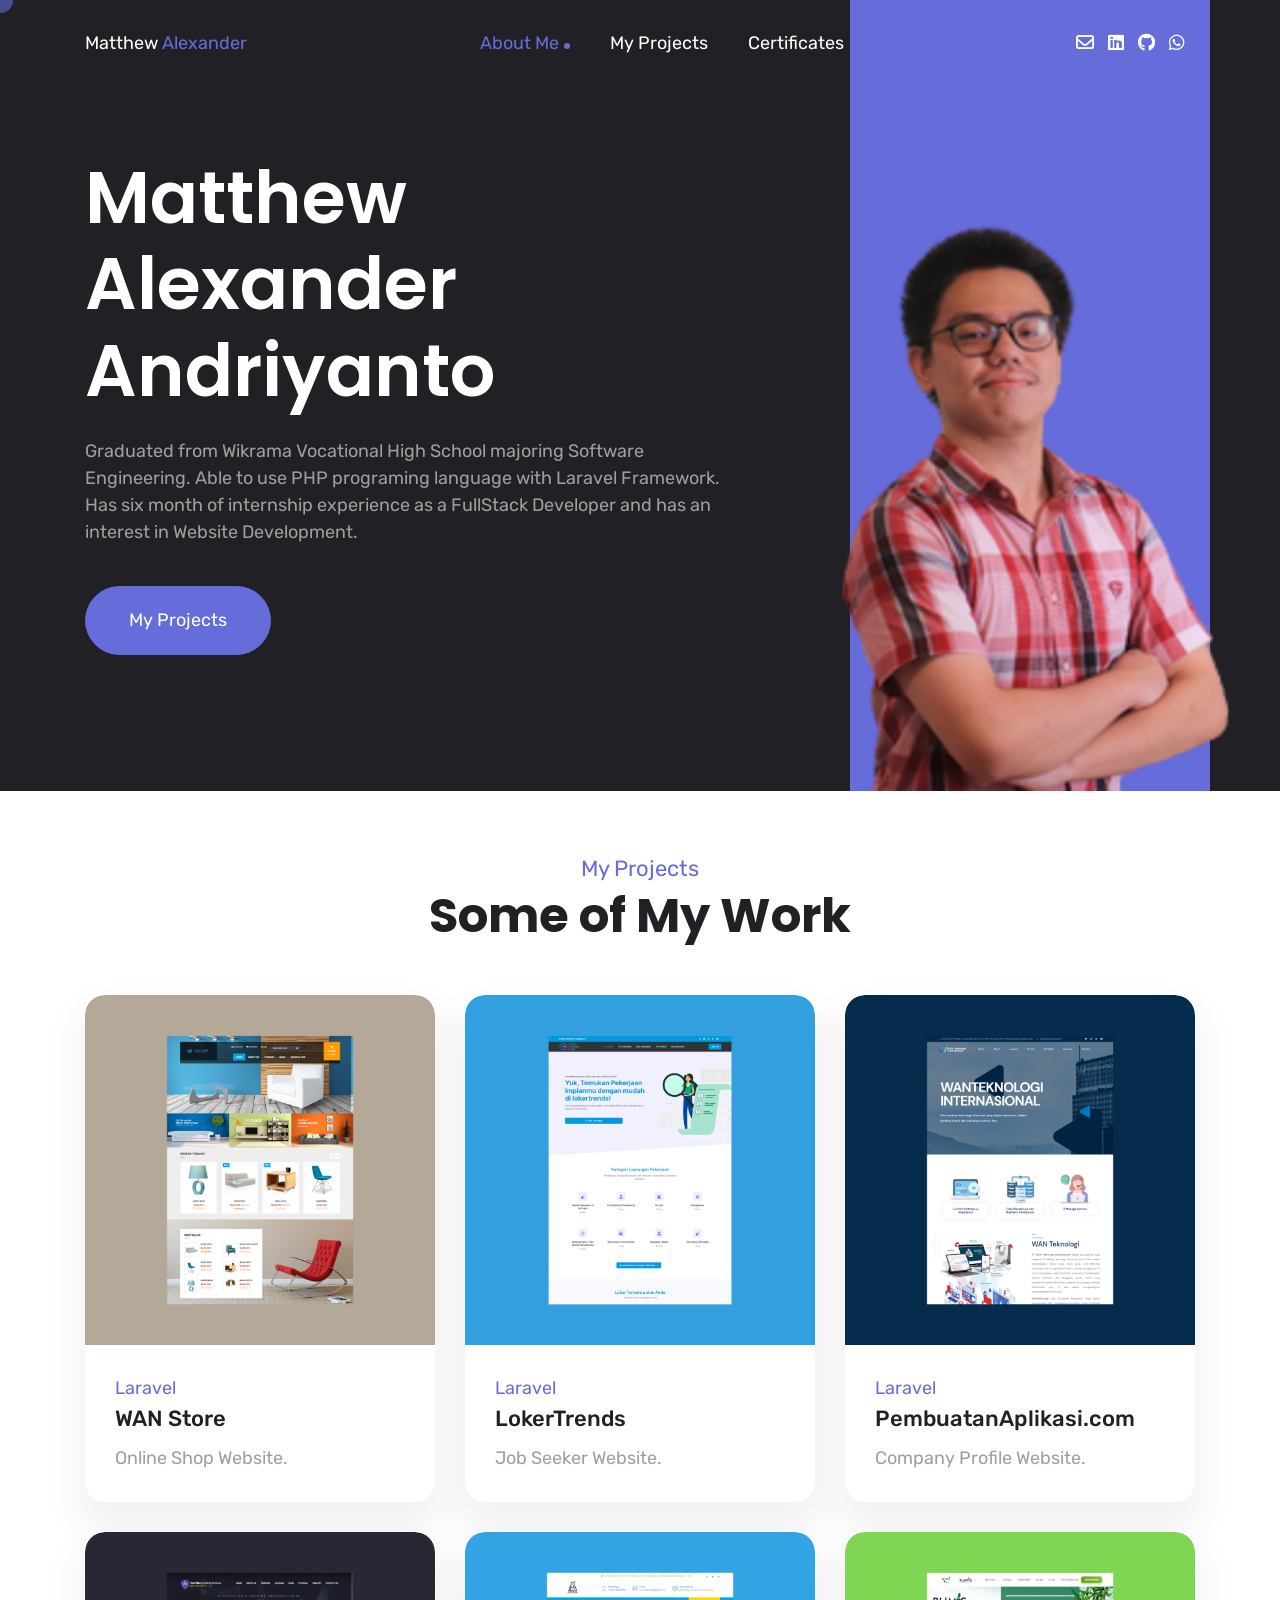
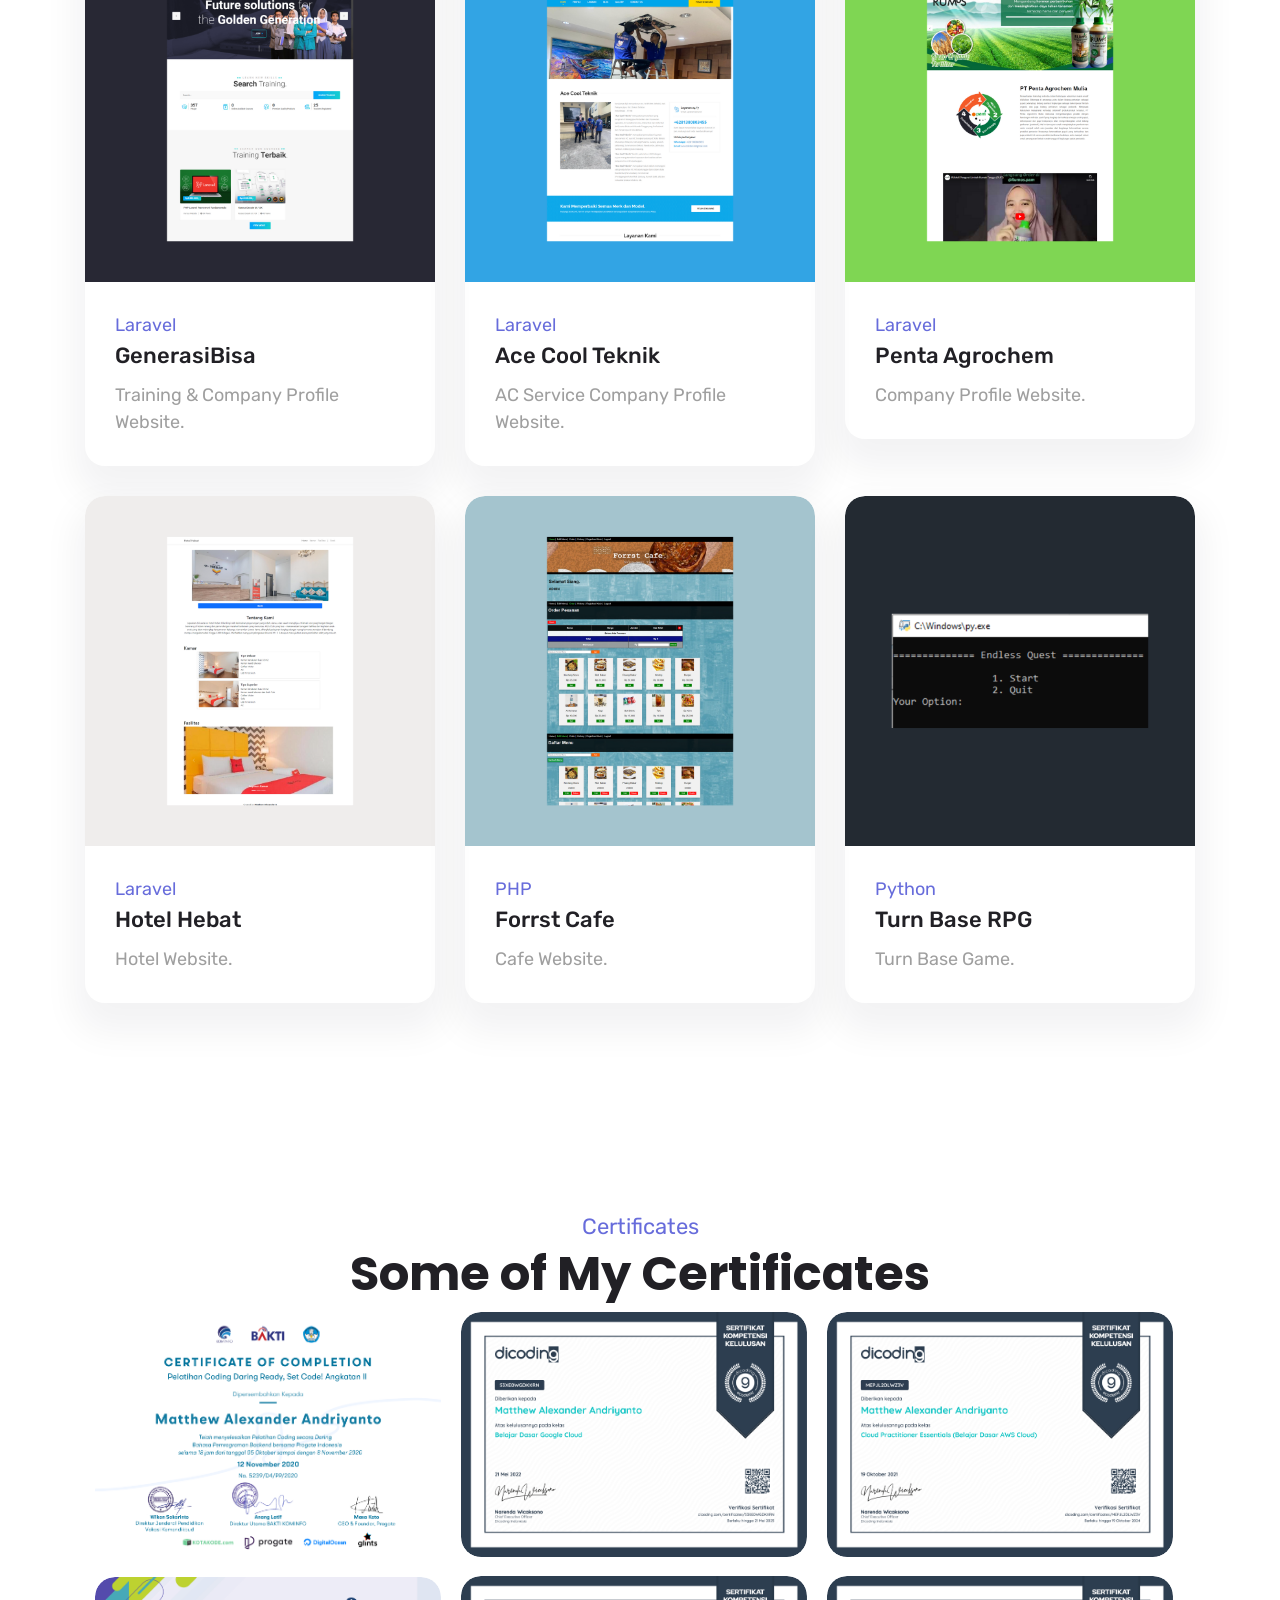
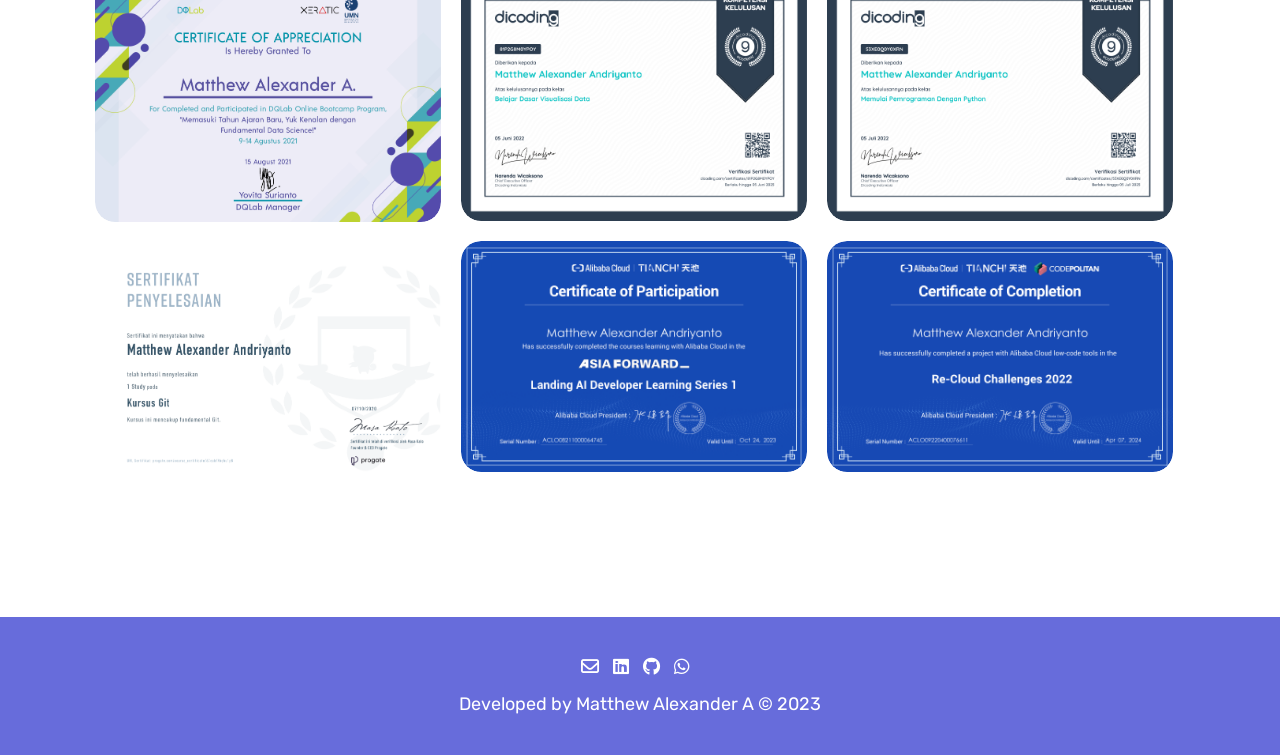
<file: index.html>
<!DOCTYPE html>
<html lang="en">

<head>
	<meta charset="UTF-8" />
	<meta http-equiv="X-UA-Compatible" content="IE=edge" />
	<meta name="viewport" content="width=device-width, initial-scale=1.0" />
	<title>Matthew Alexander Andriyanto - Portfolio</title>
	<link rel="stylesheet" href="assets/css/flaticon.css" />
	<link rel="stylesheet" href="assets/css/font-awesome-pro.css" />
	<link rel="stylesheet" href="assets/css/swiper-bundle.min.css" />
	<link rel="stylesheet" href="assets/css/magnific-popup.min.css" />
	<link rel="stylesheet" href="assets/css/main.css" />
</head>

<body>
	<div id="preloader">
		<div class="loader_line"></div>
	</div>

	<header class="position-absolute w-100 text-white">
		<div class="container">
			<div class="logo">
				<a href="#home">Matthew<span class="text-primary"> Alexander</span></a>
			</div>
			<ul class="menus">
				<li class="current"><a href="#home">About Me</a></li>
				<li><a href="#myprojects">My Projects</a></li>
				<li><a href="#certificates">Certificates</a></li>
			</ul>
			<div class="social-icons">
				<a href="mailto:matthewalexander371@gmail.com" target="_blank"><i
						class="fa-sharp fa-regular fa-envelope"></i></a>
				<a href="https://www.linkedin.com/in/matthewalexanderandriyanto" target="_blank"><i
						class="fa-brands fa-linkedin"></i></a>
				<a href="https://github.com/MatthewAlexanderA" target="_blank"><i class="fa-brands fa-github"></i></a>
				<a href="https://wa.me/6289517392715" target="_blank"><i class="fa-brands fa-whatsapp"></i></a>
			</div>
			<div class="toggle">
				<span></span>
				<span></span>
				<span></span>
			</div>
		</div>
	</header>
	<section id="home" class="text-white bg-hero-bg">
		<div class="container">
			<div class="row">
				<div class="col-lg-7 col-12">
					<h1>Matthew Alexander Andriyanto</h1>
					<p class="short-bio">
						Graduated from Wikrama Vocational High School majoring Software Engineering.
						Able to use PHP programing language with Laravel Framework.
						Has six month of internship experience as a FullStack Developer and has an interest in Website
						Development.
					</p>
					<a href="#myprojects" class="cf-btn"> My Projects </a>
					<div class="counter d-flex align-center content-space-between">
					</div>
				</div>
				<div class="col-lg-5">
					<div class="hero-right">
						<div class="hero-right-bg"></div>
						<img src="./assets/images/author/hero.png" alt="" />
					</div>
				</div>
			</div>
		</div>
		<div class="extra-bg"></div>
	</section>
	<section id="blog" style="margin-top: 5%;">
		<div class="container" id="myprojects">
			<div class="section-title">
				<p class="sub-title">My Projects</p>
				<h2>
					Some of My Work
				</h2>
			</div>
			<div class="row blog-items">
				<div class="col-md-6 col-lg-4">
					<a href="https://web.wanteknologi.com/wanstore/" target="_blank">
						<div class="blog-item">
							<div class="blog-image-container">
								<img src="./assets/images/projects/12.png" alt="" />
							</div>
							<div class="blog-content">
								<p><span>Laravel</span></p>
								<h4>
									WAN Store
								</h4>
								<p>
									Online Shop Website.
								</p>
							</div>
						</div>
					</a>
				</div>

				<div class="col-md-6 col-lg-4">
					<a href="https://lokertrends.com/" target="_blank">
						<div class="blog-item">
							<div class="blog-image-container">
								<img src="./assets/images/projects/1.png" alt="" />
							</div>
							<div class="blog-content">
								<p><span>Laravel</span></p>
								<h4>
									LokerTrends
								</h4>
								<p>
									Job Seeker Website.
								</p>
							</div>
						</div>
					</a>
				</div>

				<div class="col-md-6 col-lg-4">
					<a href="https://pembuatanaplikasi.com/" target="_blank">
						<div class="blog-item">
							<div class="blog-image-container">
								<img src="./assets/images/projects/9.png" alt="" />
							</div>
							<div class="blog-content">
								<p><span>Laravel</span></p>
								<h4>
									PembuatanAplikasi.com
								</h4>
								<p>
									Company Profile Website.
								</p>
							</div>
						</div>
					</a>
				</div>

				<div class="col-md-6 col-lg-4">
					<a href="https://generasibisa.com/" target="_blank">
						<div class="blog-item">
							<div class="blog-image-container">
								<img src="./assets/images/projects/11.png" alt="" />
							</div>
							<div class="blog-content">
								<p><span>Laravel</span></p>
								<h4>
									GenerasiBisa
								</h4>
								<p>
									Training & Company Profile Website.
								</p>
							</div>
						</div>
					</a>
				</div>

				<div class="col-md-6 col-lg-4">
					<a href="https://acecoolteknik.com/" target="_blank">
						<div class="blog-item">
							<div class="blog-image-container">
								<img src="./assets/images/projects/10.png" alt="" />
							</div>
							<div class="blog-content">
								<p><span>Laravel</span></p>
								<h4>
									Ace Cool Teknik
								</h4>
								<p>
									AC Service Company Profile Website.
								</p>
							</div>
						</div>
					</a>
				</div>

				<div class="col-md-6 col-lg-4">
					<a href="https://pentaagrochem.com/" target="_blank">
						<div class="blog-item">
							<div class="blog-image-container">
								<img src="./assets/images/projects/8.png" alt="" />
							</div>
							<div class="blog-content">
								<p><span>Laravel</span></p>
								<h4>
									Penta Agrochem
								</h4>
								<p>
									Company Profile Website.
								</p>
							</div>
						</div>
					</a>
				</div>

				<div class="col-md-6 col-lg-4">
					<a href="https://github.com/MatthewAlexanderA/hotel_hebat" target="_blank">
						<div class="blog-item">
							<div class="blog-image-container">
								<img src="./assets/images/projects/5.png" alt="" />
							</div>
							<div class="blog-content">
								<p><span>Laravel</span></p>
								<h4>
									Hotel Hebat
								</h4>
								<p>
									Hotel Website.
								</p>
							</div>
						</div>
					</a>
				</div>

				<div class="col-md-6 col-lg-4">
					<a href="https://github.com/MatthewAlexanderA/kasir_cafe" target="_blank">
						<div class="blog-item">
							<div class="blog-image-container">
								<img src="./assets/images/projects/6.png" alt="" />
							</div>
							<div class="blog-content">
								<p><span>PHP</span></p>
								<h4>
									Forrst Cafe
								</h4>
								<p>
									Cafe Website.
								</p>
							</div>
						</div>
					</a>
				</div>

				<div class="col-md-6 col-lg-4">
					<a href="https://github.com/MatthewAlexanderA/TurnBase-RPG" target="_blank">
						<div class="blog-item">
							<div class="blog-image-container">
								<img src="./assets/images/projects/7.png" alt="" />
							</div>
							<div class="blog-content">
								<p><span>Python</span></p>
								<h4>
									Turn Base RPG
								</h4>
								<p>
									Turn Base Game.
								</p>
							</div>
						</div>
					</a>
				</div>
			</div>
		</div>
	</section>
	<section id="portfolio">
		<div class="container" id="certificates">
			<div class="section-title">
				<p class="sub-title">Certificates</p>
				<h2>
					Some of My Certificates
				</h2>
			</div>
			<div class="portfolio-container">
				<div class="portfolio-items">

					<div class="item details">
						<a href="#details-popup1"><img src="./assets/images/certificates/BackEndCertificate-Progate.png" alt="" /></a>
						<div class="mfp-fade mfp-hide" id="details-popup1">
							<div class="content">
								<div class="img">
									<img src="./assets/images/certificates/BackEndCertificate-Progate.png" alt="" />
								</div>
								<div class="des">
									<span>Progate</span>
									<h4>Ready, Set Code! Angkatan II (BackEnd)</h4>
								</div>
							</div>
						</div>
					</div>

					<div class="item details">
						<a href="#details-popup2"><img src="./assets/images/certificates/BelajarDasarGoogleCloud-1.png" alt="" /></a>
						<div class="mfp-fade mfp-hide" id="details-popup2">
							<div class="content">
								<div class="img">
									<img src="./assets/images/certificates/BelajarDasarGoogleCloud-1.png" alt="" />
								</div>
								<div class="des">
									<span>Dicoding</span>
									<h4>Belajar Dasar Google Cloud</h4>
								</div>
							</div>
						</div>
					</div>

					<div class="item details">
						<a href="#details-popup3"><img src="./assets/images/certificates/CloudPractitionerEssentialsBelajarDasarAWSCloud-1.png" alt="" /></a>
						<div class="mfp-fade mfp-hide" id="details-popup3">
							<div class="content">
								<div class="img">
									<img src="./assets/images/certificates/CloudPractitionerEssentialsBelajarDasarAWSCloud-1.png" alt="" />
								</div>
								<div class="des">
									<span>Dicoding</span>
									<h4>Cloud Practitioner Essentials (Belajar Dasar AWS Cloud)</h4>
								</div>
							</div>
						</div>
					</div>

					<div class="item details">
						<a href="#details-popup4"><img src="./assets/images/certificates/BelajarDasarVisualisasiData-1.png" alt="" /></a>
						<div class="mfp-fade mfp-hide" id="details-popup4">
							<div class="content">
								<div class="img">
									<img src="./assets/images/certificates/BelajarDasarVisualisasiData-1.png" alt="" />
								</div>
								<div class="des">
									<span>Dicoding</span>
									<h4>Belajar Dasar Visualisasi Data</h4>
								</div>
							</div>
						</div>
					</div>

					<div class="item details">
						<a href="#details-popup5"><img src="./assets/images/certificates/MemulaiPemrogramanDenganPython-1.png" alt="" /></a>
						<div class="mfp-fade mfp-hide" id="details-popup5">
							<div class="content">
								<div class="img">
									<img src="./assets/images/certificates/MemulaiPemrogramanDenganPython-1.png" alt="" />
								</div>
								<div class="des">
									<span>Dicoding</span>
									<h4>Memulai Pemrograman Dengan Python</h4>
								</div>
							</div>
						</div>
					</div>

					<div class="item details">
						<a href="#details-popup6"><img src="./assets/images/certificates/DataScienceCertificate-DQLab.png" alt="" /></a>
						<div class="mfp-fade mfp-hide" id="details-popup6">
							<div class="content">
								<div class="img">
									<img src="./assets/images/certificates/DataScienceCertificate-DQLab.png" alt="" />
								</div>
								<div class="des">
									<span>DQ Lab</span>
									<h4>Data Science Certificate</h4>
								</div>
							</div>
						</div>
					</div>

					<div class="item details">
						<a href="#details-popup7"><img src="./assets/images/certificates/Landing AI Developer Learning Series 1.png" alt="" /></a>
						<div class="mfp-fade mfp-hide" id="details-popup7">
							<div class="content">
								<div class="img">
									<img src="./assets/images/certificates/Landing AI Developer Learning Series 1.png" alt="" />
								</div>
								<div class="des">
									<span>Alibaba Cloud</span>
									<h4>Landing AI Developer Learning Series 1</h4>
								</div>
							</div>
						</div>
					</div>

					<div class="item details">
						<a href="#details-popup8"><img src="./assets/images/certificates/Re-Cloud Challenges 2022.png" alt="" /></a>
						<div class="mfp-fade mfp-hide" id="details-popup8">
							<div class="content">
								<div class="img">
									<img src="./assets/images/certificates/Re-Cloud Challenges 2022.png" alt="" />
								</div>
								<div class="des">
									<span>Alibaba Cloud & CodePolitan</span>
									<h4>Re-Cloud Challenges 2022</h4>
								</div>
							</div>
						</div>
					</div>

					<div class="item details">
						<a href="#details-popup9"><img src="./assets/images/certificates/GitCertificate.png" alt="" /></a>
						<div class="mfp-fade mfp-hide" id="details-popup9">
							<div class="content">
								<div class="img">
									<img src="./assets/images/certificates/GitCertificate.png" alt="" />
								</div>
								<div class="des">
									<span>Progate</span>
									<h4>Git Certificate</h4>
								</div>
							</div>
						</div>
					</div>

				</div>
			</div>
		</div>
	</section>
	<footer>
		<div class="container">
			<div class="social-icons">
				<a href="mailto:matthewalexander371@gmail.com" target="_blank"><i
						class="fa-sharp fa-regular fa-envelope"></i></a>
				<a href="https://www.linkedin.com/in/matthewalexanderandriyanto" target="_blank"><i
						class="fa-brands fa-linkedin"></i></a>
				<a href="https://github.com/MatthewAlexanderA" target="_blank"><i class="fa-brands fa-github"></i></a>
				<a href="https://wa.me/6289517392715" target="_blank"><i class="fa-brands fa-whatsapp"></i></a>
			</div>
			<div class="copy-right-text">
				Developed by <a href="https://github.com/MatthewAlexanderA" target="_blank">Matthew Alexander A</a> ©
				2023
			</div>
		</div>
	</footer>
	<div class="progress">
		<svg class="progress-svg" width="100%" height="100%" viewBox="-1 -1 102 102">
			<path d="M50,1 a49,49 0 0,1 0,98 a49,49 0 0,1 0,-98" />
		</svg>
	</div>
	<div class="cursor"></div>
	<script src="./assets/js/jquery.min.js"></script>
	<script src="./assets/js/swiper-bundle.min.js"></script>
	<script src="./assets/js/imagesloaded-pkgd.min.js"></script>
	<script src="./assets/js/isotope-pkgd.min.js"></script>
	<script src="./assets/js/waypoints.min.js"></script>
	<script src="./assets/js/counterup.min.js"></script>
	<script src="./assets/js/magnific-popup.min.js"></script>
	<script src="./assets/js/scroll-to-top.mini.js"></script>
	<script src="./assets/js/jquery.nav.min.js"></script>
	<script src="./assets/js/tilt.jquery.min.js"></script>
	<script src="./assets/js/main.js"></script>
</body>

</html>
</file>
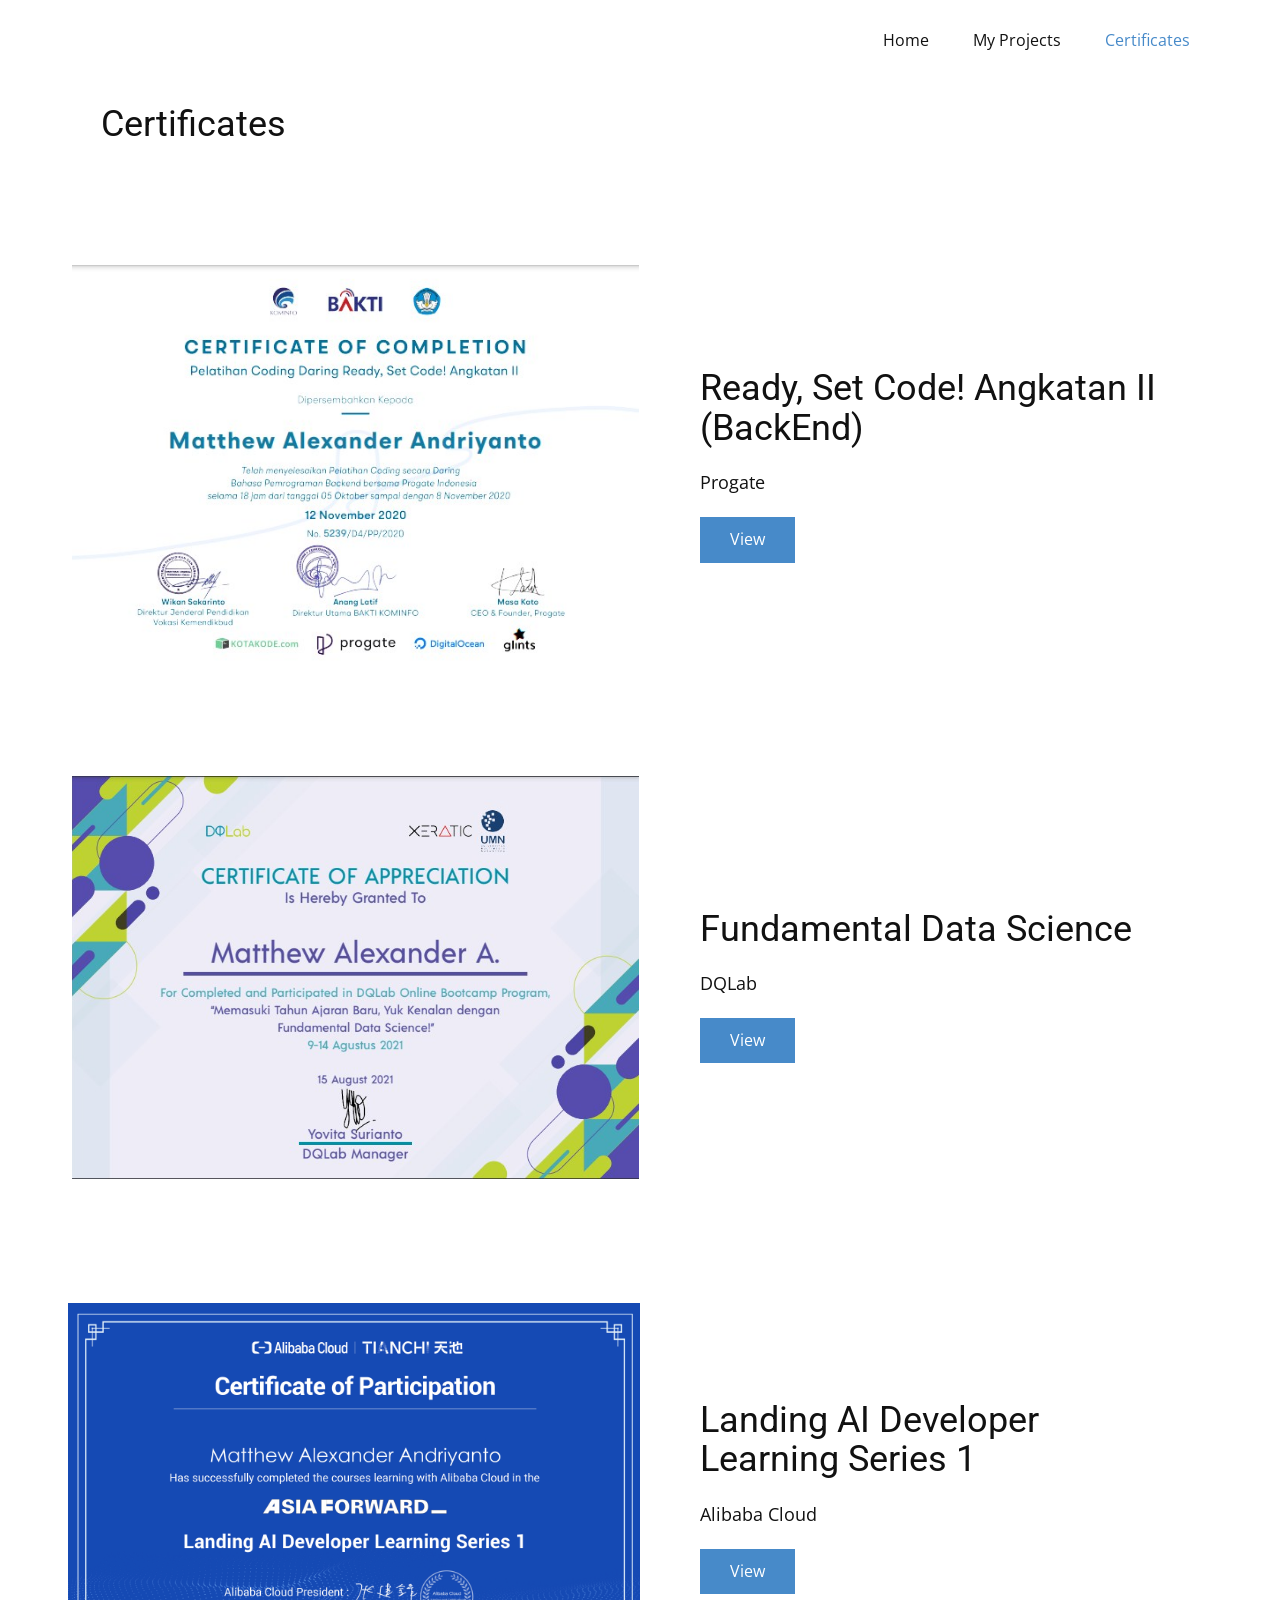
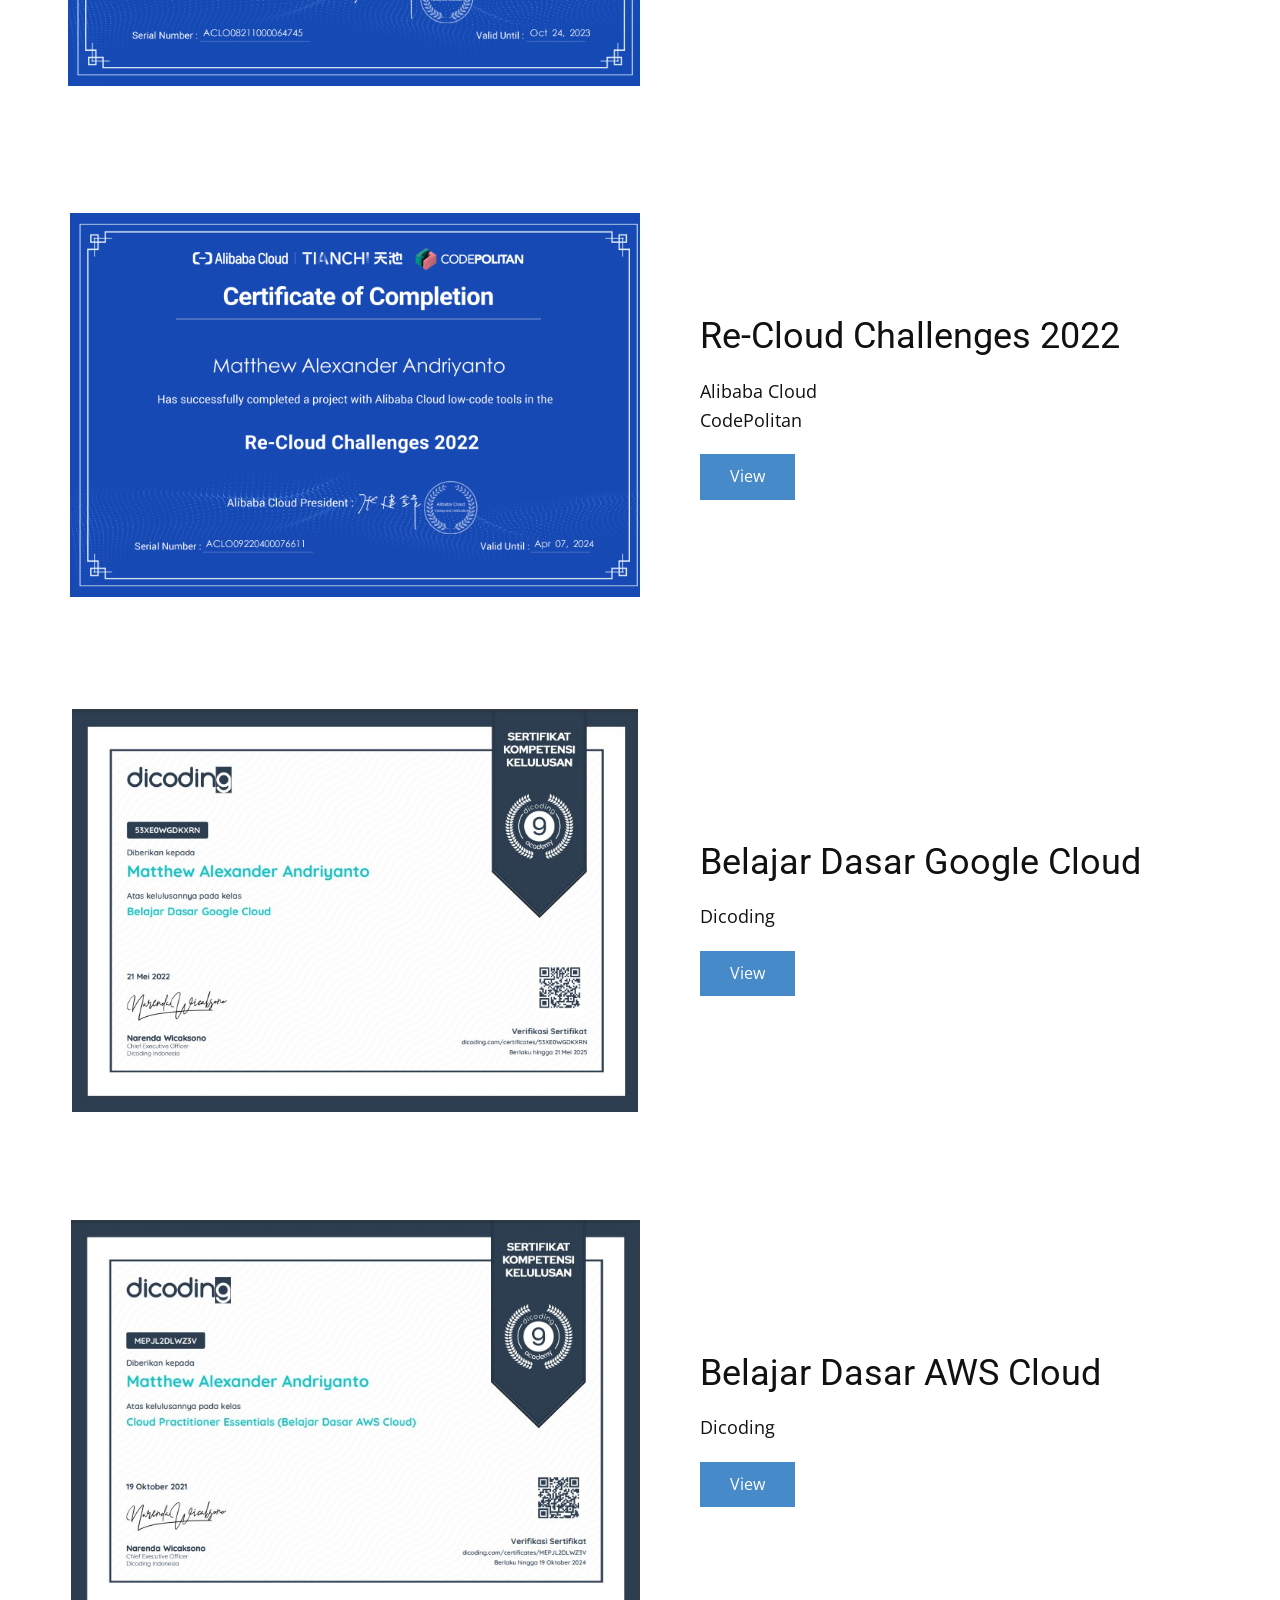
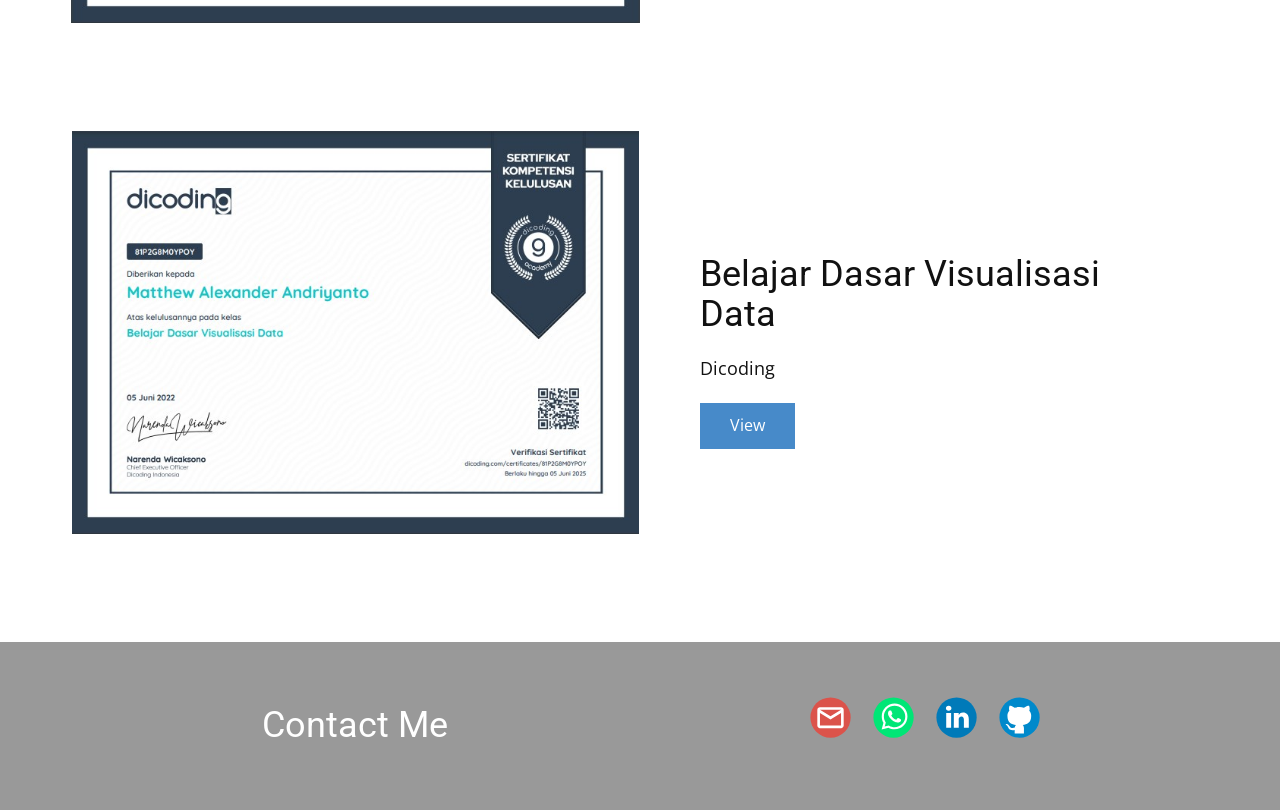
<file: Certificates.html>
<!DOCTYPE html>
<html style="font-size: 16px;" lang="en">

<head>
  <meta name="viewport" content="width=device-width, initial-scale=1.0">
  <meta charset="utf-8">
  <meta name="keywords" content="Contact Me">
  <meta name="description" content="">
  <title>Certificates</title>
  <link rel="stylesheet" href="nicepage.css" media="screen">
  <link rel="stylesheet" href="Certificates.css" media="screen">
  <script class="u-script" type="text/javascript" src="jquery.js" defer=""></script>
  <script class="u-script" type="text/javascript" src="nicepage.js" defer=""></script>
  <meta name="generator" content="Nicepage 4.13.4, nicepage.com">
  <link id="u-theme-google-font" rel="stylesheet"
    href="https://fonts.googleapis.com/css?family=Roboto:100,100i,300,300i,400,400i,500,500i,700,700i,900,900i|Open+Sans:300,300i,400,400i,500,500i,600,600i,700,700i,800,800i">










  <script type="application/ld+json">{
		"@context": "http://schema.org",
		"@type": "Organization",
		"name": ""
}</script>
  <meta name="theme-color" content="#478ac9">
  <meta property="og:title" content="Certificates">
  <meta property="og:type" content="website">
</head>

<body class="u-body u-xl-mode">
  <header class="u-clearfix u-header u-header" id="sec-a03c">
    <div class="u-clearfix u-sheet u-sheet-1">
      <nav class="u-menu u-menu-dropdown u-offcanvas u-menu-1">
        <div class="menu-collapse" style="font-size: 1rem; letter-spacing: 0px;">
          <a class="u-button-style u-custom-left-right-menu-spacing u-custom-padding-bottom u-custom-top-bottom-menu-spacing u-nav-link u-text-active-palette-1-base u-text-hover-palette-2-base"
            href="#">
            <svg class="u-svg-link" viewBox="0 0 24 24">
              <use xmlns:xlink="http://www.w3.org/1999/xlink" xlink:href="#menu-hamburger"></use>
            </svg>
            <svg class="u-svg-content" version="1.1" id="menu-hamburger" viewBox="0 0 16 16" x="0px" y="0px"
              xmlns:xlink="http://www.w3.org/1999/xlink" xmlns="http://www.w3.org/2000/svg">
              <g>
                <rect y="1" width="16" height="2"></rect>
                <rect y="7" width="16" height="2"></rect>
                <rect y="13" width="16" height="2"></rect>
              </g>
            </svg>
          </a>
        </div>
        <div class="u-custom-menu u-nav-container">
          <ul class="u-nav u-unstyled u-nav-1">
            <li class="u-nav-item"><a
                class="u-button-style u-nav-link u-text-active-palette-1-base u-text-hover-palette-2-base"
                href="Home.html" style="padding: 10px 20px;">Home</a>
            </li>
            <li class="u-nav-item"><a
                class="u-button-style u-nav-link u-text-active-palette-1-base u-text-hover-palette-2-base"
                href="My-Projects.html" style="padding: 10px 20px;">My Projects</a>
            </li>
            <li class="u-nav-item"><a
                class="u-button-style u-nav-link u-text-active-palette-1-base u-text-hover-palette-2-base"
                href="Certificates.html" style="padding: 10px 20px;">Certificates</a>
            </li>
          </ul>
        </div>
        <div class="u-custom-menu u-nav-container-collapse">
          <div class="u-black u-container-style u-inner-container-layout u-opacity u-opacity-95 u-sidenav">
            <div class="u-inner-container-layout u-sidenav-overflow">
              <div class="u-menu-close"></div>
              <ul class="u-align-center u-nav u-popupmenu-items u-unstyled u-nav-2">
                <li class="u-nav-item"><a class="u-button-style u-nav-link" href="Home.html">Home</a>
                </li>
                <li class="u-nav-item"><a class="u-button-style u-nav-link" href="My-Projects.html">My Projects</a>
                </li>
                <li class="u-nav-item"><a class="u-button-style u-nav-link" href="Certificates.html">Certificates</a>
                </li>
              </ul>
            </div>
          </div>
          <div class="u-black u-menu-overlay u-opacity u-opacity-70"></div>
        </div>
      </nav>
    </div>
  </header>
  <section class="u-clearfix u-section-1" id="sec-aa4b">
    <div class="u-clearfix u-sheet u-sheet-1">
      <h2 class="u-subtitle u-text u-text-default u-text-1">Certificates</h2>
    </div>
  </section>
  <section class="u-clearfix u-section-2" id="sec-122b">
    <div class="u-clearfix u-sheet u-sheet-1">
      <div class="u-clearfix u-expanded-width u-gutter-0 u-layout-wrap u-layout-wrap-1">
        <div class="u-gutter-0 u-layout">
          <div class="u-layout-row">
            <div class="u-size-30">
              <div class="u-layout-row">
                <div class="u-container-style u-layout-cell u-left-cell u-size-60 u-layout-cell-1" src="">
                  <div class="u-container-layout u-container-layout-1">
                    <img class="u-image u-image-1" src="images/progate.jpg" data-image-width="643"
                      data-image-height="457">
                  </div>
                </div>
              </div>
            </div>
            <div class="u-size-30">
              <div class="u-layout-col">
                <div
                  class="u-container-style u-hidden-sm u-hidden-xs u-layout-cell u-right-cell u-size-30 u-layout-cell-2">
                  <div class="u-container-layout"></div>
                </div>
                <div
                  class="u-align-left u-container-style u-layout-cell u-right-cell u-size-30 u-white u-layout-cell-3">
                  <div class="u-container-layout u-container-layout-3">
                    <h2 class="u-text u-text-1">Ready, Set Code! Angkatan II (BackEnd)</h2>
                    <p class="u-text u-text-2">Progate</p>
                    <a href="files/BackEndCertificate-Progate.pdf" class="u-btn u-button-style u-file-link u-btn-1"
                      target="_blank">View<br>
                    </a>
                  </div>
                </div>
              </div>
            </div>
          </div>
        </div>
      </div>
    </div>
  </section>
  <section class="u-clearfix u-section-3" id="sec-ed57">
    <div class="u-clearfix u-sheet u-sheet-1">
      <div class="u-clearfix u-expanded-width u-gutter-0 u-layout-wrap u-layout-wrap-1">
        <div class="u-gutter-0 u-layout">
          <div class="u-layout-row">
            <div class="u-size-30">
              <div class="u-layout-row">
                <div class="u-container-style u-layout-cell u-left-cell u-size-60 u-layout-cell-1" src="">
                  <div class="u-container-layout u-container-layout-1">
                    <img class="u-image u-image-1" src="images/DQLAB.jpg" data-image-width="748"
                      data-image-height="531">
                  </div>
                </div>
              </div>
            </div>
            <div class="u-size-30">
              <div class="u-layout-col">
                <div
                  class="u-container-style u-hidden-sm u-hidden-xs u-layout-cell u-right-cell u-size-30 u-layout-cell-2">
                  <div class="u-container-layout"></div>
                </div>
                <div
                  class="u-align-left u-container-style u-layout-cell u-right-cell u-size-30 u-white u-layout-cell-3">
                  <div class="u-container-layout u-valign-middle u-container-layout-3">
                    <h2 class="u-text u-text-1">Fundamental Data Science</h2>
                    <p class="u-text u-text-2">DQLab</p>
                    <a href="files/DataScienceCertificate-DQLab.pdf" class="u-btn u-button-style u-file-link u-btn-1"
                      target="_blank">View<br>
                    </a>
                  </div>
                </div>
              </div>
            </div>
          </div>
        </div>
      </div>
    </div>
  </section>
  <section class="u-clearfix u-section-4" id="sec-fe11">
    <div class="u-clearfix u-sheet u-sheet-1">
      <div class="u-clearfix u-expanded-width u-gutter-0 u-layout-wrap u-layout-wrap-1">
        <div class="u-gutter-0 u-layout">
          <div class="u-layout-row">
            <div class="u-size-30">
              <div class="u-layout-row">
                <div class="u-container-style u-layout-cell u-left-cell u-size-60 u-layout-cell-1" src="">
                  <div class="u-container-layout u-container-layout-1">
                    <img class="u-image u-image-1" src="images/img_5554f945a9bbc3022ff7c4d619c1fe52.png"
                      data-image-width="1920" data-image-height="1280">
                  </div>
                </div>
              </div>
            </div>
            <div class="u-size-30">
              <div class="u-layout-col">
                <div
                  class="u-container-style u-hidden-sm u-hidden-xs u-layout-cell u-right-cell u-size-30 u-layout-cell-2">
                  <div class="u-container-layout"></div>
                </div>
                <div
                  class="u-align-left u-container-style u-layout-cell u-right-cell u-size-30 u-white u-layout-cell-3">
                  <div class="u-container-layout u-valign-middle u-container-layout-3">
                    <h2 class="u-text u-text-1">Landing AI Developer Learning Series 1</h2>
                    <p class="u-text u-text-2">Alibaba Cloud</p>
                    <a href="files/img_5554f945a9bbc3022ff7c4d619c1fe52-14.png"
                      class="u-btn u-button-style u-file-link u-btn-1" target="_blank">View<br>
                    </a>
                  </div>
                </div>
              </div>
            </div>
          </div>
        </div>
      </div>
    </div>
  </section>
  <section class="u-clearfix u-section-5" id="sec-3f10">
    <div class="u-clearfix u-sheet u-sheet-1">
      <div class="u-clearfix u-expanded-width u-gutter-0 u-layout-wrap u-layout-wrap-1">
        <div class="u-gutter-0 u-layout">
          <div class="u-layout-row">
            <div class="u-size-30">
              <div class="u-layout-row">
                <div class="u-container-style u-layout-cell u-left-cell u-size-60 u-layout-cell-1" src="">
                  <div class="u-container-layout u-container-layout-1">
                    <img class="u-image u-image-1" src="images/img_5cfb38c1ad887f59055cc7fac158dc7a-22.png"
                      data-image-width="3000" data-image-height="2000">
                  </div>
                </div>
              </div>
            </div>
            <div class="u-size-30">
              <div class="u-layout-col">
                <div
                  class="u-container-style u-hidden-sm u-hidden-xs u-layout-cell u-right-cell u-size-30 u-layout-cell-2">
                  <div class="u-container-layout"></div>
                </div>
                <div
                  class="u-align-left u-container-style u-layout-cell u-right-cell u-size-30 u-white u-layout-cell-3">
                  <div class="u-container-layout u-valign-middle u-container-layout-3">
                    <h2 class="u-text u-text-1">Re-Cloud Challenges 2022</h2>
                    <p class="u-text u-text-2">Alibaba Cloud<br>CodePolitan
                    </p>
                    <a href="files/img_5cfb38c1ad887f59055cc7fac158dc7a.png"
                      class="u-btn u-button-style u-file-link u-btn-1" target="_blank">View<br>
                    </a>
                  </div>
                </div>
              </div>
            </div>
          </div>
        </div>
      </div>
    </div>
  </section>
  <section class="u-clearfix u-section-6" id="sec-dc78">
    <div class="u-clearfix u-sheet u-sheet-1">
      <div class="u-clearfix u-expanded-width u-gutter-0 u-layout-wrap u-layout-wrap-1">
        <div class="u-gutter-0 u-layout">
          <div class="u-layout-row">
            <div class="u-size-30">
              <div class="u-layout-row">
                <div class="u-container-style u-layout-cell u-left-cell u-size-60 u-layout-cell-1" src="">
                  <div class="u-container-layout u-container-layout-1">
                    <img class="u-image u-image-1" src="images/dicoding.jpg" data-image-width="785"
                      data-image-height="559">
                  </div>
                </div>
              </div>
            </div>
            <div class="u-size-30">
              <div class="u-layout-col">
                <div
                  class="u-container-style u-hidden-sm u-hidden-xs u-layout-cell u-right-cell u-size-30 u-layout-cell-2">
                  <div class="u-container-layout"></div>
                </div>
                <div
                  class="u-align-left u-container-style u-layout-cell u-right-cell u-size-30 u-white u-layout-cell-3">
                  <div class="u-container-layout u-valign-middle u-container-layout-3">
                    <h2 class="u-text u-text-1">Belajar Dasar Google Cloud</h2>
                    <p class="u-text u-text-2">Dicoding</p>
                    <a href="files/BelajarDasarGoogleCloud.pdf" class="u-btn u-button-style u-file-link u-btn-1"
                      target="_blank">View<br>
                    </a>
                  </div>
                </div>
              </div>
            </div>
          </div>
        </div>
      </div>
    </div>
  </section>
  <section class="u-clearfix u-section-7" id="sec-16d3">
    <div class="u-clearfix u-sheet u-sheet-1">
      <div class="u-clearfix u-expanded-width u-gutter-0 u-layout-wrap u-layout-wrap-1">
        <div class="u-gutter-0 u-layout">
          <div class="u-layout-row">
            <div class="u-size-30">
              <div class="u-layout-row">
                <div class="u-container-style u-layout-cell u-left-cell u-size-60 u-layout-cell-1" src="">
                  <div class="u-container-layout u-container-layout-1">
                    <img class="u-image u-image-1" src="images/aws.jpg" data-image-width="750" data-image-height="531">
                  </div>
                </div>
              </div>
            </div>
            <div class="u-size-30">
              <div class="u-layout-col">
                <div
                  class="u-container-style u-hidden-sm u-hidden-xs u-layout-cell u-right-cell u-size-30 u-layout-cell-2">
                  <div class="u-container-layout"></div>
                </div>
                <div
                  class="u-align-left u-container-style u-layout-cell u-right-cell u-size-30 u-white u-layout-cell-3">
                  <div class="u-container-layout u-valign-middle u-container-layout-3">
                    <h2 class="u-text u-text-1">Belajar Dasar AWS Cloud</h2>
                    <p class="u-text u-text-2">Dicoding</p>
                    <a href="files/CloudPractitionerEssentialsBelajarDasarAWSCloud.pdf"
                      class="u-btn u-button-style u-file-link u-btn-1" target="_blank">View<br>
                    </a>
                  </div>
                </div>
              </div>
            </div>
          </div>
        </div>
      </div>
    </div>
  </section>
  <section class="u-clearfix u-section-8" id="sec-aad2">
    <div class="u-clearfix u-sheet u-sheet-1">
      <div class="u-clearfix u-expanded-width u-gutter-0 u-layout-wrap u-layout-wrap-1">
        <div class="u-gutter-0 u-layout">
          <div class="u-layout-row">
            <div class="u-size-30">
              <div class="u-layout-row">
                <div class="u-container-style u-layout-cell u-left-cell u-size-60 u-layout-cell-1" src="">
                  <div class="u-container-layout u-container-layout-1">
                    <img class="u-image u-image-1" src="images/visualisasi-data.jpg" data-image-width="747"
                      data-image-height="531">
                  </div>
                </div>
              </div>
            </div>
            <div class="u-size-30">
              <div class="u-layout-col">
                <div
                  class="u-container-style u-hidden-sm u-hidden-xs u-layout-cell u-right-cell u-size-30 u-layout-cell-2">
                  <div class="u-container-layout"></div>
                </div>
                <div
                  class="u-align-left u-container-style u-layout-cell u-right-cell u-size-30 u-white u-layout-cell-3">
                  <div class="u-container-layout u-container-layout-3">
                    <h2 class="u-text u-text-1">Belajar Dasar Visualisasi Data</h2>
                    <p class="u-text u-text-2">Dicoding</p>
                    <a href="files/BelajarDasarVisualisasiData.pdf" class="u-btn u-button-style u-file-link u-btn-1"
                      target="_blank">View<br>
                    </a>
                  </div>
                </div>
              </div>
            </div>
          </div>
        </div>
      </div>
    </div>
  </section>
  <section class="u-align-center u-clearfix u-grey-40 u-section-9" id="sec-0632">
    <div class="u-clearfix u-sheet u-valign-middle u-sheet-1">
      <div class="u-clearfix u-expanded-width u-layout-wrap u-layout-wrap-1">
        <div class="u-gutter-0 u-layout">
          <div class="u-layout-row">
            <div class="u-align-center u-container-style u-layout-cell u-left-cell u-size-30 u-layout-cell-1">
              <div class="u-container-layout u-valign-middle u-container-layout-1">
                <h2 class="u-text u-text-default u-text-1">Contact Me</h2>
              </div>
            </div>
            <div class="u-align-left u-container-style u-layout-cell u-right-cell u-size-30 u-layout-cell-2">
              <div class="u-container-layout u-container-layout-2">
                <div class="u-align-center u-social-icons u-spacing-22 u-social-icons-1">
                  <a class="u-social-url" target="_blank" data-type="Email" title="Email"
                    href="mailto:matthewalexander371@gmail.com"><span
                      class="u-icon u-social-email u-social-icon u-icon-1"><svg class="u-svg-link"
                        preserveAspectRatio="xMidYMin slice" viewBox="0 0 112 112" style="">
                        <use xmlns:xlink="http://www.w3.org/1999/xlink" xlink:href="#svg-34d1"></use>
                      </svg><svg class="u-svg-content" viewBox="0 0 112 112" x="0" y="0" id="svg-34d1">
                        <circle fill="currentColor" cx="56.1" cy="56.1" r="55"></circle>
                        <path id="path3864" fill="#FFFFFF" d="M27.2,28h57.6c4,0,7.2,3.2,7.2,7.2l0,0v42.7c0,3.9-3.2,7.2-7.2,7.2l0,0H27.2
	c-4,0-7.2-3.2-7.2-7.2V35.2C20,31.1,23.2,28,27.2,28 M56,52.9l28.8-17.8H27.2L56,52.9 M27.2,77.7h57.6V43.5L56,61.3L27.2,43.5V77.7z
	"></path>
                      </svg></span>
                  </a>
                  <a class="u-social-url" target="_blank" data-type="Whatsapp" title="Whatsapp"
                    href="wa.me/6289517392715"><span class="u-icon u-social-icon u-social-whatsapp u-icon-2"><svg
                        class="u-svg-link" preserveAspectRatio="xMidYMin slice" viewBox="0 0 112 112" style="">
                        <use xmlns:xlink="http://www.w3.org/1999/xlink" xlink:href="#svg-8324"></use>
                      </svg><svg class="u-svg-content" viewBox="0 0 112 112" x="0" y="0" id="svg-8324">
                        <circle fill="currentColor" cx="56.1" cy="56.1" r="55"></circle>
                        <path fill="#FFFFFF" d="M83.8,28.3C77.2,21.7,68.4,18,59,18c-19.3,0-35.1,15.7-35.1,35.1c0,6.2,1.6,12.2,4.7,17.5l-5,18.2L42.2,84
	c5.1,2.8,10.9,4.3,16.8,4.3h0l0,0c19.3,0,35.1-15.7,35.1-35.1C94.1,43.8,90.5,35,83.8,28.3 M59,82.3L59,82.3
	c-5.2,0-10.4-1.4-14.9-4.1l-1.1-0.6l-11,2.9L35,69.8l-0.7-1.1c-2.9-4.6-4.5-10-4.5-15.5C29.8,37,42.9,24,59,24
	c7.8,0,15.1,3,20.6,8.6c5.5,5.5,8.5,12.8,8.5,20.6C88.2,69.2,75.1,82.3,59,82.3 M75,60.5c-0.9-0.4-5.2-2.6-6-2.9
	c-0.8-0.3-1.4-0.4-2,0.4s-2.3,2.9-2.8,3.4c-0.5,0.6-1,0.7-1.9,0.2c-0.9-0.4-3.7-1.4-7.1-4.4c-2.6-2.3-4.4-5.2-4.9-6.1
	c-0.5-0.9-0.1-1.4,0.4-1.8c0.4-0.4,0.9-1,1.3-1.5c0.4-0.5,0.6-0.9,0.9-1.5c0.3-0.6,0.1-1.1-0.1-1.5c-0.2-0.4-2-4.8-2.7-6.5
	c-0.7-1.7-1.4-1.5-2-1.5c-0.5,0-1.1,0-1.7,0c-0.6,0-1.5,0.2-2.3,1.1c-0.8,0.9-3.1,3-3.1,7.3c0,4.3,3.1,8.5,3.6,9.1
	c0.4,0.6,6.2,9.4,15,13.2c2.1,0.9,3.7,1.4,5,1.8c2.1,0.7,4,0.6,5.5,0.3c1.7-0.3,5.2-2.1,5.9-4.2c0.7-2,0.7-3.8,0.5-4.2
	C76.5,61.1,75.9,60.9,75,60.5"></path>
                      </svg></span>
                  </a>
                  <a class="u-social-url" target="_blank" data-type="LinkedIn" title="LinkedIn"
                    href="https://www.linkedin.com/in/matthew-alexander-andriyanto-2172a5206/"><span
                      class="u-icon u-social-icon u-social-linkedin u-icon-3"><svg class="u-svg-link"
                        preserveAspectRatio="xMidYMin slice" viewBox="0 0 112 112" style="">
                        <use xmlns:xlink="http://www.w3.org/1999/xlink" xlink:href="#svg-ced6"></use>
                      </svg><svg class="u-svg-content" viewBox="0 0 112 112" x="0" y="0" id="svg-ced6">
                        <circle fill="currentColor" cx="56.1" cy="56.1" r="55"></circle>
                        <path fill="#FFFFFF" d="M41.3,83.7H27.9V43.4h13.4V83.7z M34.6,37.9L34.6,37.9c-4.6,0-7.5-3.1-7.5-7c0-4,3-7,7.6-7s7.4,3,7.5,7
            C42.2,34.8,39.2,37.9,34.6,37.9z M89.6,83.7H76.2V62.2c0-5.4-1.9-9.1-6.8-9.1c-3.7,0-5.9,2.5-6.9,4.9c-0.4,0.9-0.4,2.1-0.4,3.3v22.5
            H48.7c0,0,0.2-36.5,0-40.3h13.4v5.7c1.8-2.7,5-6.7,12.1-6.7c8.8,0,15.4,5.8,15.4,18.1V83.7z"></path>
                      </svg></span>
                  </a>
                  <a class="u-social-url" target="_blank" data-type="Github" title="Github"
                    href="https://github.com/MatthewAlexanderA"><span
                      class="u-icon u-social-github u-social-icon u-icon-4"><svg class="u-svg-link"
                        preserveAspectRatio="xMidYMin slice" viewBox="0 0 112 112" style="">
                        <use xmlns:xlink="http://www.w3.org/1999/xlink" xlink:href="#svg-2210"></use>
                      </svg><svg class="u-svg-content" viewBox="0 0 112 112" x="0" y="0" id="svg-2210">
                        <circle fill="currentColor" cx="56.1" cy="56.1" r="55"></circle>
                        <path fill="#FFFFFF" d="M88,51.3c0-5.5-1.9-10.2-5.3-13.7c0.6-1.3,2.3-6.5-0.5-13.5c0,0-4.2-1.4-14,5.3c-4.1-1.1-8.4-1.7-12.7-1.8
	c-4.3,0-8.7,0.6-12.7,1.8c-9.7-6.6-14-5.3-14-5.3c-2.8,7-1,12.2-0.5,13.5C25,41.2,23,45.7,23,51.3c0,19.6,11.9,23.9,23.3,25.2
	c-1.5,1.3-2.8,3.5-3.2,6.8c-3,1.3-10.2,3.6-14.9-4.3c0,0-2.7-4.9-7.8-5.3c0,0-5-0.1-0.4,3.1c0,0,3.3,1.6,5.6,7.5c0,0,3,9.1,17.2,6
	c0,4.3,0.1,8.3,0.1,9.5h25.2c0-1.7,0.1-7.2,0.1-14c0-4.7-1.7-7.9-3.4-9.4C76,75.2,88,70.9,88,51.3z"></path>
                      </svg></span>
                  </a>
                </div>
              </div>
            </div>
          </div>
        </div>
      </div>
    </div>
  </section>


</body>

</html>
</file>
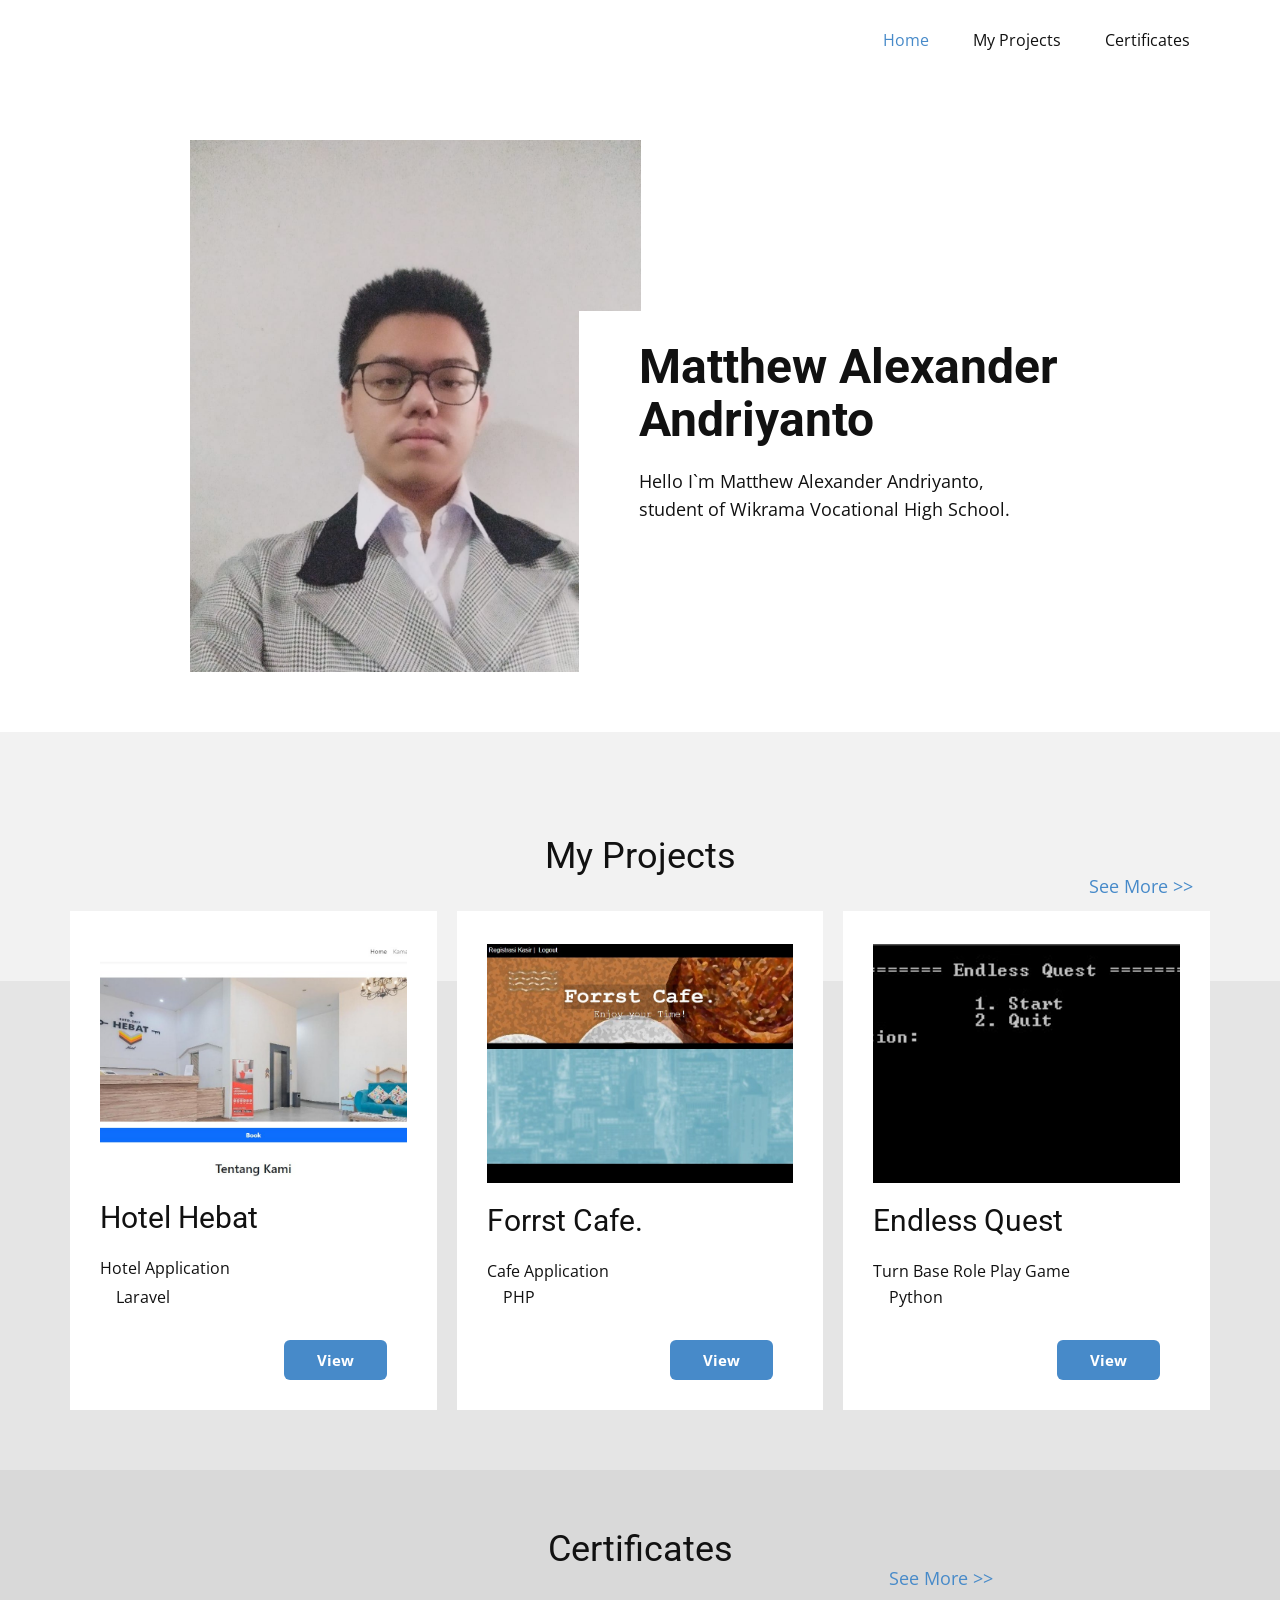
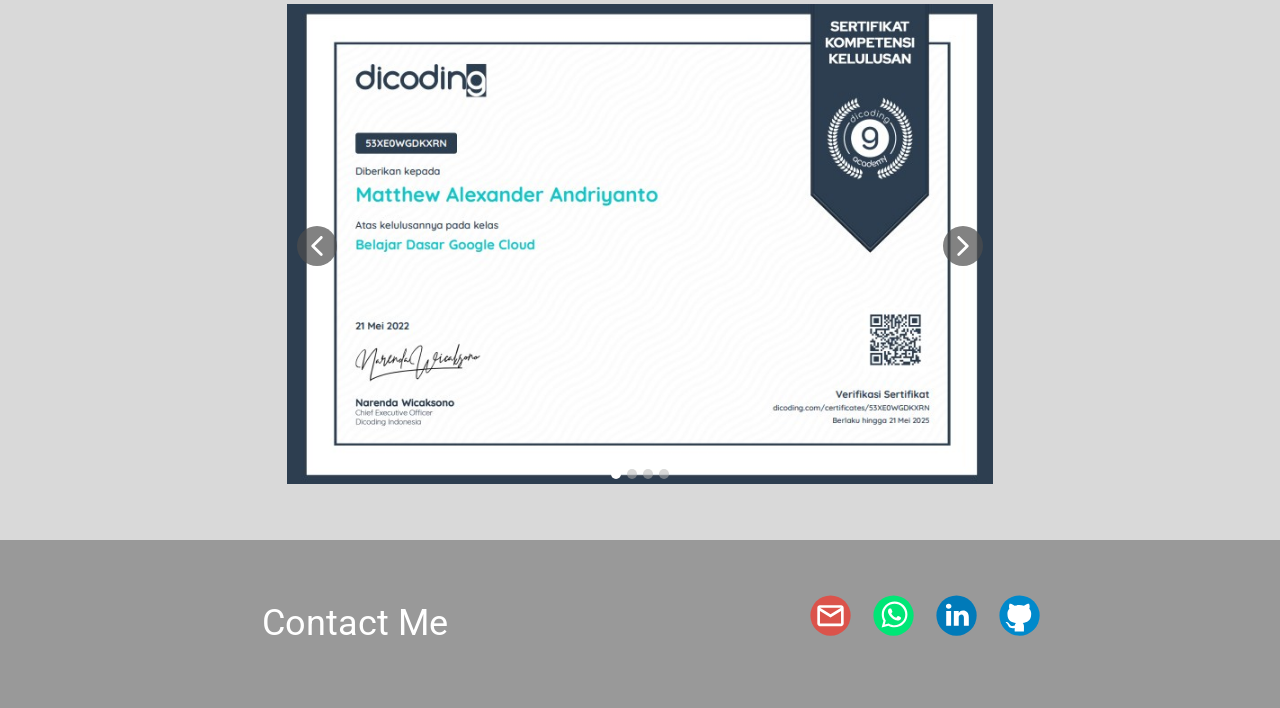
<file: Home.html>
<!DOCTYPE html>
<html style="font-size: 16px;" lang="en">

<head>
  <meta name="viewport" content="width=device-width, initial-scale=1.0">
  <meta charset="utf-8">
  <meta name="keywords" content="INTUITIVE">
  <meta name="description" content="">
  <title>Home</title>
  <link rel="stylesheet" href="nicepage.css" media="screen">
  <link rel="stylesheet" href="Home.css" media="screen">
  <script class="u-script" type="text/javascript" src="jquery.js" defer=""></script>
  <script class="u-script" type="text/javascript" src="nicepage.js" defer=""></script>
  <meta name="generator" content="Nicepage 4.13.4, nicepage.com">
  <link id="u-theme-google-font" rel="stylesheet"
    href="https://fonts.googleapis.com/css?family=Roboto:100,100i,300,300i,400,400i,500,500i,700,700i,900,900i|Open+Sans:300,300i,400,400i,500,500i,600,600i,700,700i,800,800i">






  <script type="application/ld+json">{
		"@context": "http://schema.org",
		"@type": "Organization",
		"name": ""
}</script>
  <meta name="theme-color" content="#478ac9">
  <meta property="og:title" content="Home">
  <meta property="og:type" content="website">
</head>

<body class="u-body u-xl-mode">
  <header class="u-clearfix u-header u-header" id="sec-a03c">
    <div class="u-clearfix u-sheet u-sheet-1">
      <nav class="u-menu u-menu-dropdown u-offcanvas u-menu-1">
        <div class="menu-collapse" style="font-size: 1rem; letter-spacing: 0px;">
          <a class="u-button-style u-custom-left-right-menu-spacing u-custom-padding-bottom u-custom-top-bottom-menu-spacing u-nav-link u-text-active-palette-1-base u-text-hover-palette-2-base"
            href="#">
            <svg class="u-svg-link" viewBox="0 0 24 24">
              <use xmlns:xlink="http://www.w3.org/1999/xlink" xlink:href="#menu-hamburger"></use>
            </svg>
            <svg class="u-svg-content" version="1.1" id="menu-hamburger" viewBox="0 0 16 16" x="0px" y="0px"
              xmlns:xlink="http://www.w3.org/1999/xlink" xmlns="http://www.w3.org/2000/svg">
              <g>
                <rect y="1" width="16" height="2"></rect>
                <rect y="7" width="16" height="2"></rect>
                <rect y="13" width="16" height="2"></rect>
              </g>
            </svg>
          </a>
        </div>
        <div class="u-custom-menu u-nav-container">
          <ul class="u-nav u-unstyled u-nav-1">
            <li class="u-nav-item"><a
                class="u-button-style u-nav-link u-text-active-palette-1-base u-text-hover-palette-2-base"
                href="Home.html" style="padding: 10px 20px;">Home</a>
            </li>
            <li class="u-nav-item"><a
                class="u-button-style u-nav-link u-text-active-palette-1-base u-text-hover-palette-2-base"
                href="My-Projects.html" style="padding: 10px 20px;">My Projects</a>
            </li>
            <li class="u-nav-item"><a
                class="u-button-style u-nav-link u-text-active-palette-1-base u-text-hover-palette-2-base"
                href="Certificates.html" style="padding: 10px 20px;">Certificates</a>
            </li>
          </ul>
        </div>
        <div class="u-custom-menu u-nav-container-collapse">
          <div class="u-black u-container-style u-inner-container-layout u-opacity u-opacity-95 u-sidenav">
            <div class="u-inner-container-layout u-sidenav-overflow">
              <div class="u-menu-close"></div>
              <ul class="u-align-center u-nav u-popupmenu-items u-unstyled u-nav-2">
                <li class="u-nav-item"><a class="u-button-style u-nav-link" href="Home.html">Home</a>
                </li>
                <li class="u-nav-item"><a class="u-button-style u-nav-link" href="My-Projects.html">My Projects</a>
                </li>
                <li class="u-nav-item"><a class="u-button-style u-nav-link" href="Certificates.html">Certificates</a>
                </li>
              </ul>
            </div>
          </div>
          <div class="u-black u-menu-overlay u-opacity u-opacity-70"></div>
        </div>
      </nav>
    </div>
  </header>
  <section class="u-clearfix u-section-1" id="sec-a28a">
    <div class="u-clearfix u-sheet u-valign-middle u-sheet-1">
      <div
        class="u-clearfix u-expanded-width-md u-expanded-width-sm u-expanded-width-xs u-gutter-0 u-layout-wrap u-layout-wrap-1">
        <div class="u-layout">
          <div class="u-layout-row">
            <div class="u-container-style u-image u-layout-cell u-left-cell u-size-30 u-image-1" src=""
              data-image-width="1200" data-image-height="1600">
              <div class="u-container-layout u-container-layout-1"></div>
            </div>
            <div class="u-align-left-xs u-container-style u-layout-cell u-right-cell u-size-30 u-layout-cell-2">
              <div class="u-container-layout u-container-layout-2">
                <div class="u-container-style u-expanded-width-xs u-group u-white u-group-1">
                  <div class="u-container-layout u-container-layout-3">
                    <h2 class="u-text u-text-1">Matthew Alexander Andriyanto</h2>
                    <p class="u-text u-text-2">Hello I`m Matthew Alexander Andriyanto, student of Wikrama Vocational
                      High School.</p>
                  </div>
                </div>
              </div>
            </div>
          </div>
        </div>
      </div>
    </div>
  </section>
  <section class="u-clearfix u-grey-5 u-section-2" id="sec-1683">
    <div class="u-clearfix u-sheet u-sheet-1">
      <h1 class="u-align-center u-text u-text-default u-title u-text-1">My Projects</h1>
      <p class="u-align-center u-text u-text-default u-text-2">
        <a class="u-active-none u-border-none u-btn u-button-link u-button-style u-hover-none u-none u-text-palette-1-base u-btn-1"
          href="My-Projects.html" data-page-id="179008790">See More &gt;&gt;</a>
      </p>
    </div>
  </section>
  <section class="u-clearfix u-grey-10 u-section-3" id="sec-41ef">
    <div class="u-clearfix u-sheet u-sheet-1">
      <div class="u-expanded-width u-list u-list-1">
        <div class="u-repeater u-repeater-1">
          <div class="u-container-style u-list-item u-repeater-item u-video-cover u-white u-list-item-1">
            <div class="u-container-layout u-similar-container u-valign-bottom u-container-layout-1">
              <img alt="" class="u-expanded-width u-image u-image-default u-image-1" data-image-width="1350"
                data-image-height="622" src="images/App_Hotel.jpg">
              <h3 class="u-text u-text-default u-text-1">Hotel Hebat</h3>
              <p class="u-text u-text-default u-text-2">Hotel Application<br>&nbsp; &nbsp; Laravel<span
                  style="font-size: 1.125rem;"></span>
              </p>
              <a href="https://github.com/MatthewAlexanderA/hotel_hebat"
                class="u-btn u-btn-round u-button-style u-hover-palette-1-light-1 u-palette-1-base u-radius-6 u-btn-1"
                target="_blank">View</a>
            </div>
          </div>
          <div class="u-container-style u-list-item u-repeater-item u-white u-list-item-2">
            <div class="u-container-layout u-similar-container u-valign-bottom u-container-layout-2">
              <img alt="" class="u-expanded-width u-image u-image-default u-image-2" data-image-width="1365"
                data-image-height="620" src="images/Kasir_Cafe.jpg">
              <h3 class="u-text u-text-default u-text-3">Forrst Cafe.</h3>
              <p class="u-text u-text-default u-text-4">Cafe Application<br>&nbsp; &nbsp; PHP
              </p>
              <a href="https://github.com/MatthewAlexanderA/kasir_cafe"
                class="u-btn u-btn-round u-button-style u-hover-palette-1-light-1 u-palette-1-base u-radius-6 u-btn-2"
                target="_blank">View</a>
            </div>
          </div>
          <div class="u-container-style u-list-item u-repeater-item u-video-cover u-white u-list-item-3">
            <div class="u-container-layout u-similar-container u-valign-bottom u-container-layout-3">
              <img alt="" class="u-expanded-width u-image u-image-default u-image-3" data-image-width="345"
                data-image-height="172" src="images/TurnBaseRPG.jpg">
              <h3 class="u-text u-text-default u-text-5">Endless Quest</h3>
              <p class="u-text u-text-default u-text-6">Turn Base Role Play Game<br>&nbsp; &nbsp; Python
              </p>
              <a href="https://github.com/MatthewAlexanderA/TurnBase-RPG"
                class="u-btn u-btn-round u-button-style u-hover-palette-1-light-1 u-palette-1-base u-radius-6 u-btn-3"
                target="_blank">View</a>
            </div>
          </div>
        </div>
      </div>
    </div>
  </section>
  <section class="u-align-center u-clearfix u-grey-15 u-section-4" id="sec-e1fe">
    <div class="u-clearfix u-sheet u-sheet-1">
      <h2 class="u-text u-text-default u-text-1"> Certificates</h2>
      <p class="u-text u-text-default u-text-2">
        <a class="u-active-none u-border-none u-btn u-button-link u-button-style u-hover-none u-none u-text-palette-1-base u-btn-1"
          href="Certificates.html" data-page-id="169482003">See More &gt;&gt;</a>
      </p>
      <div
        class="u-carousel u-gallery u-gallery-slider u-layout-carousel u-lightbox u-no-transition u-show-text-on-hover u-gallery-1"
        data-interval="5000" data-u-ride="carousel" id="carousel-4c25">
        <ol class="u-absolute-hcenter u-carousel-indicators u-carousel-indicators-1">
          <li data-u-target="#carousel-4c25" data-u-slide-to="0"
            class="u-active u-active-white u-grey-30 u-shape-circle" style="width: 10px; height: 10px;"></li>
          <li data-u-target="#carousel-4c25" data-u-slide-to="1" class="u-active-white u-grey-30 u-shape-circle"
            style="width: 10px; height: 10px;"></li>
          <li data-u-target="#carousel-4c25" data-u-slide-to="2" class="u-active-white u-grey-30 u-shape-circle"
            style="width: 10px; height: 10px;"></li>
          <li data-u-target="#carousel-4c25" data-u-slide-to="3" class="u-active-white u-grey-30 u-shape-circle"
            style="width: 10px; height: 10px;"></li>
        </ol>
        <div class="u-carousel-inner u-gallery-inner" role="listbox">
          <div class="u-active u-carousel-item u-effect-fade u-gallery-item u-carousel-item-1" data-image-width="785"
            data-image-height="559">
            <div class="u-back-slide">
              <img class="u-back-image u-expanded" src="images/dicoding.jpg">
            </div>
            <div class="u-align-center u-grey-75 u-over-slide u-shading u-valign-bottom u-over-slide-1">
              <h3 class="u-gallery-heading"></h3>
              <p class="u-gallery-text"></p>
            </div>
            <style data-mode="XL" data-visited="true"></style>
            <style data-mode="LG"></style>
            <style data-mode="MD"></style>
            <style data-mode="SM"></style>
            <style data-mode="XS"></style>
          </div>
          <div class="u-carousel-item u-effect-fade u-gallery-item u-carousel-item-2" data-image-width="748"
            data-image-height="531">
            <div class="u-back-slide">
              <img class="u-back-image u-expanded" src="images/DQLAB.jpg">
            </div>
            <div class="u-align-center u-grey-75 u-over-slide u-shading u-valign-bottom u-over-slide-2">
              <h3 class="u-gallery-heading"></h3>
              <p class="u-gallery-text"></p>
            </div>
            <style data-mode="XL" data-visited="true"></style>
            <style data-mode="LG"></style>
            <style data-mode="MD"></style>
            <style data-mode="SM"></style>
            <style data-mode="XS"></style>
          </div>
          <div class="u-carousel-item u-effect-fade u-gallery-item u-carousel-item-3" data-image-width="643"
            data-image-height="457">
            <div class="u-back-slide">
              <img class="u-back-image u-expanded" src="images/progate.jpg">
            </div>
            <div class="u-align-center u-grey-75 u-over-slide u-shading u-valign-bottom u-over-slide-3">
              <h3 class="u-gallery-heading"></h3>
              <p class="u-gallery-text"></p>
            </div>
            <style data-mode="XL" data-visited="true"></style>
            <style data-mode="LG"></style>
            <style data-mode="MD"></style>
            <style data-mode="SM"></style>
            <style data-mode="XS"></style>
          </div>
          <div class="u-carousel-item u-effect-fade u-gallery-item u-carousel-item-4" data-image-width="1920"
            data-image-height="1280">
            <div class="u-back-slide">
              <img class="u-back-image u-expanded" src="images/img_5554f945a9bbc3022ff7c4d619c1fe52.png">
            </div>
            <div class="u-align-center u-grey-75 u-over-slide u-shading u-valign-bottom u-over-slide-4">
              <h3 class="u-gallery-heading"></h3>
              <p class="u-gallery-text"></p>
            </div>
            <style data-mode="XL" data-visited="true"></style>
            <style data-mode="LG"></style>
            <style data-mode="MD"></style>
            <style data-mode="SM"></style>
            <style data-mode="XS"></style>
          </div>
        </div>
        <a class="u-absolute-vcenter u-carousel-control u-carousel-control-prev u-grey-70 u-icon-circle u-opacity u-opacity-70 u-spacing-10 u-text-white u-carousel-control-1"
          href="#carousel-4c25" role="button" data-u-slide="prev">
          <span aria-hidden="true">
            <svg viewBox="0 0 451.847 451.847">
              <path d="M97.141,225.92c0-8.095,3.091-16.192,9.259-22.366L300.689,9.27c12.359-12.359,32.397-12.359,44.751,0
c12.354,12.354,12.354,32.388,0,44.748L173.525,225.92l171.903,171.909c12.354,12.354,12.354,32.391,0,44.744
c-12.354,12.365-32.386,12.365-44.745,0l-194.29-194.281C100.226,242.115,97.141,234.018,97.141,225.92z"></path>
            </svg>
          </span>
          <span class="sr-only">
            <svg viewBox="0 0 451.847 451.847">
              <path d="M97.141,225.92c0-8.095,3.091-16.192,9.259-22.366L300.689,9.27c12.359-12.359,32.397-12.359,44.751,0
c12.354,12.354,12.354,32.388,0,44.748L173.525,225.92l171.903,171.909c12.354,12.354,12.354,32.391,0,44.744
c-12.354,12.365-32.386,12.365-44.745,0l-194.29-194.281C100.226,242.115,97.141,234.018,97.141,225.92z"></path>
            </svg>
          </span>
        </a>
        <a class="u-absolute-vcenter u-carousel-control u-carousel-control-next u-grey-70 u-icon-circle u-opacity u-opacity-70 u-spacing-10 u-text-white u-carousel-control-2"
          href="#carousel-4c25" role="button" data-u-slide="next">
          <span aria-hidden="true">
            <svg viewBox="0 0 451.846 451.847">
              <path d="M345.441,248.292L151.154,442.573c-12.359,12.365-32.397,12.365-44.75,0c-12.354-12.354-12.354-32.391,0-44.744
L278.318,225.92L106.409,54.017c-12.354-12.359-12.354-32.394,0-44.748c12.354-12.359,32.391-12.359,44.75,0l194.287,194.284
c6.177,6.18,9.262,14.271,9.262,22.366C354.708,234.018,351.617,242.115,345.441,248.292z"></path>
            </svg>
          </span>
          <span class="sr-only">
            <svg viewBox="0 0 451.846 451.847">
              <path d="M345.441,248.292L151.154,442.573c-12.359,12.365-32.397,12.365-44.75,0c-12.354-12.354-12.354-32.391,0-44.744
L278.318,225.92L106.409,54.017c-12.354-12.359-12.354-32.394,0-44.748c12.354-12.359,32.391-12.359,44.75,0l194.287,194.284
c6.177,6.18,9.262,14.271,9.262,22.366C354.708,234.018,351.617,242.115,345.441,248.292z"></path>
            </svg>
          </span>
        </a>
      </div>
    </div>
  </section>
  <section class="u-align-center u-clearfix u-grey-40 u-section-5" id="sec-12e4">
    <div class="u-clearfix u-sheet u-valign-middle u-sheet-1">
      <div class="u-clearfix u-expanded-width u-layout-wrap u-layout-wrap-1">
        <div class="u-gutter-0 u-layout">
          <div class="u-layout-row">
            <div class="u-align-center u-container-style u-layout-cell u-left-cell u-size-30 u-layout-cell-1">
              <div class="u-container-layout u-valign-middle u-container-layout-1">
                <h2 class="u-text u-text-default u-text-1">Contact Me</h2>
              </div>
            </div>
            <div class="u-align-left u-container-style u-layout-cell u-right-cell u-size-30 u-layout-cell-2">
              <div class="u-container-layout u-container-layout-2">
                <div class="u-align-center u-social-icons u-spacing-22 u-social-icons-1">
                  <a class="u-social-url" target="_blank" data-type="Email" title="Email"
                    href="mailto:matthewalexander371@gmail.com"><span
                      class="u-icon u-social-email u-social-icon u-icon-1"><svg class="u-svg-link"
                        preserveAspectRatio="xMidYMin slice" viewBox="0 0 112 112" style="">
                        <use xmlns:xlink="http://www.w3.org/1999/xlink" xlink:href="#svg-34d1"></use>
                      </svg><svg class="u-svg-content" viewBox="0 0 112 112" x="0" y="0" id="svg-34d1">
                        <circle fill="currentColor" cx="56.1" cy="56.1" r="55"></circle>
                        <path id="path3864" fill="#FFFFFF" d="M27.2,28h57.6c4,0,7.2,3.2,7.2,7.2l0,0v42.7c0,3.9-3.2,7.2-7.2,7.2l0,0H27.2
	c-4,0-7.2-3.2-7.2-7.2V35.2C20,31.1,23.2,28,27.2,28 M56,52.9l28.8-17.8H27.2L56,52.9 M27.2,77.7h57.6V43.5L56,61.3L27.2,43.5V77.7z
	"></path>
                      </svg></span>
                  </a>
                  <a class="u-social-url" target="_blank" data-type="Whatsapp" title="Whatsapp"
                    href="wa.me/6289517392715"><span class="u-icon u-social-icon u-social-whatsapp u-icon-2"><svg
                        class="u-svg-link" preserveAspectRatio="xMidYMin slice" viewBox="0 0 112 112" style="">
                        <use xmlns:xlink="http://www.w3.org/1999/xlink" xlink:href="#svg-8324"></use>
                      </svg><svg class="u-svg-content" viewBox="0 0 112 112" x="0" y="0" id="svg-8324">
                        <circle fill="currentColor" cx="56.1" cy="56.1" r="55"></circle>
                        <path fill="#FFFFFF" d="M83.8,28.3C77.2,21.7,68.4,18,59,18c-19.3,0-35.1,15.7-35.1,35.1c0,6.2,1.6,12.2,4.7,17.5l-5,18.2L42.2,84
	c5.1,2.8,10.9,4.3,16.8,4.3h0l0,0c19.3,0,35.1-15.7,35.1-35.1C94.1,43.8,90.5,35,83.8,28.3 M59,82.3L59,82.3
	c-5.2,0-10.4-1.4-14.9-4.1l-1.1-0.6l-11,2.9L35,69.8l-0.7-1.1c-2.9-4.6-4.5-10-4.5-15.5C29.8,37,42.9,24,59,24
	c7.8,0,15.1,3,20.6,8.6c5.5,5.5,8.5,12.8,8.5,20.6C88.2,69.2,75.1,82.3,59,82.3 M75,60.5c-0.9-0.4-5.2-2.6-6-2.9
	c-0.8-0.3-1.4-0.4-2,0.4s-2.3,2.9-2.8,3.4c-0.5,0.6-1,0.7-1.9,0.2c-0.9-0.4-3.7-1.4-7.1-4.4c-2.6-2.3-4.4-5.2-4.9-6.1
	c-0.5-0.9-0.1-1.4,0.4-1.8c0.4-0.4,0.9-1,1.3-1.5c0.4-0.5,0.6-0.9,0.9-1.5c0.3-0.6,0.1-1.1-0.1-1.5c-0.2-0.4-2-4.8-2.7-6.5
	c-0.7-1.7-1.4-1.5-2-1.5c-0.5,0-1.1,0-1.7,0c-0.6,0-1.5,0.2-2.3,1.1c-0.8,0.9-3.1,3-3.1,7.3c0,4.3,3.1,8.5,3.6,9.1
	c0.4,0.6,6.2,9.4,15,13.2c2.1,0.9,3.7,1.4,5,1.8c2.1,0.7,4,0.6,5.5,0.3c1.7-0.3,5.2-2.1,5.9-4.2c0.7-2,0.7-3.8,0.5-4.2
	C76.5,61.1,75.9,60.9,75,60.5"></path>
                      </svg></span>
                  </a>
                  <a class="u-social-url" target="_blank" data-type="LinkedIn" title="LinkedIn"
                    href="https://www.linkedin.com/in/matthew-alexander-andriyanto-2172a5206/"><span
                      class="u-icon u-social-icon u-social-linkedin u-icon-3"><svg class="u-svg-link"
                        preserveAspectRatio="xMidYMin slice" viewBox="0 0 112 112" style="">
                        <use xmlns:xlink="http://www.w3.org/1999/xlink" xlink:href="#svg-ced6"></use>
                      </svg><svg class="u-svg-content" viewBox="0 0 112 112" x="0" y="0" id="svg-ced6">
                        <circle fill="currentColor" cx="56.1" cy="56.1" r="55"></circle>
                        <path fill="#FFFFFF" d="M41.3,83.7H27.9V43.4h13.4V83.7z M34.6,37.9L34.6,37.9c-4.6,0-7.5-3.1-7.5-7c0-4,3-7,7.6-7s7.4,3,7.5,7
            C42.2,34.8,39.2,37.9,34.6,37.9z M89.6,83.7H76.2V62.2c0-5.4-1.9-9.1-6.8-9.1c-3.7,0-5.9,2.5-6.9,4.9c-0.4,0.9-0.4,2.1-0.4,3.3v22.5
            H48.7c0,0,0.2-36.5,0-40.3h13.4v5.7c1.8-2.7,5-6.7,12.1-6.7c8.8,0,15.4,5.8,15.4,18.1V83.7z"></path>
                      </svg></span>
                  </a>
                  <a class="u-social-url" target="_blank" data-type="Github" title="Github"
                    href="https://github.com/MatthewAlexanderA"><span
                      class="u-icon u-social-github u-social-icon u-icon-4"><svg class="u-svg-link"
                        preserveAspectRatio="xMidYMin slice" viewBox="0 0 112 112" style="">
                        <use xmlns:xlink="http://www.w3.org/1999/xlink" xlink:href="#svg-2210"></use>
                      </svg><svg class="u-svg-content" viewBox="0 0 112 112" x="0" y="0" id="svg-2210">
                        <circle fill="currentColor" cx="56.1" cy="56.1" r="55"></circle>
                        <path fill="#FFFFFF" d="M88,51.3c0-5.5-1.9-10.2-5.3-13.7c0.6-1.3,2.3-6.5-0.5-13.5c0,0-4.2-1.4-14,5.3c-4.1-1.1-8.4-1.7-12.7-1.8
	c-4.3,0-8.7,0.6-12.7,1.8c-9.7-6.6-14-5.3-14-5.3c-2.8,7-1,12.2-0.5,13.5C25,41.2,23,45.7,23,51.3c0,19.6,11.9,23.9,23.3,25.2
	c-1.5,1.3-2.8,3.5-3.2,6.8c-3,1.3-10.2,3.6-14.9-4.3c0,0-2.7-4.9-7.8-5.3c0,0-5-0.1-0.4,3.1c0,0,3.3,1.6,5.6,7.5c0,0,3,9.1,17.2,6
	c0,4.3,0.1,8.3,0.1,9.5h25.2c0-1.7,0.1-7.2,0.1-14c0-4.7-1.7-7.9-3.4-9.4C76,75.2,88,70.9,88,51.3z"></path>
                      </svg></span>
                  </a>
                </div>
              </div>
            </div>
          </div>
        </div>
      </div>
    </div>
  </section>


</body>

</html>
</file>
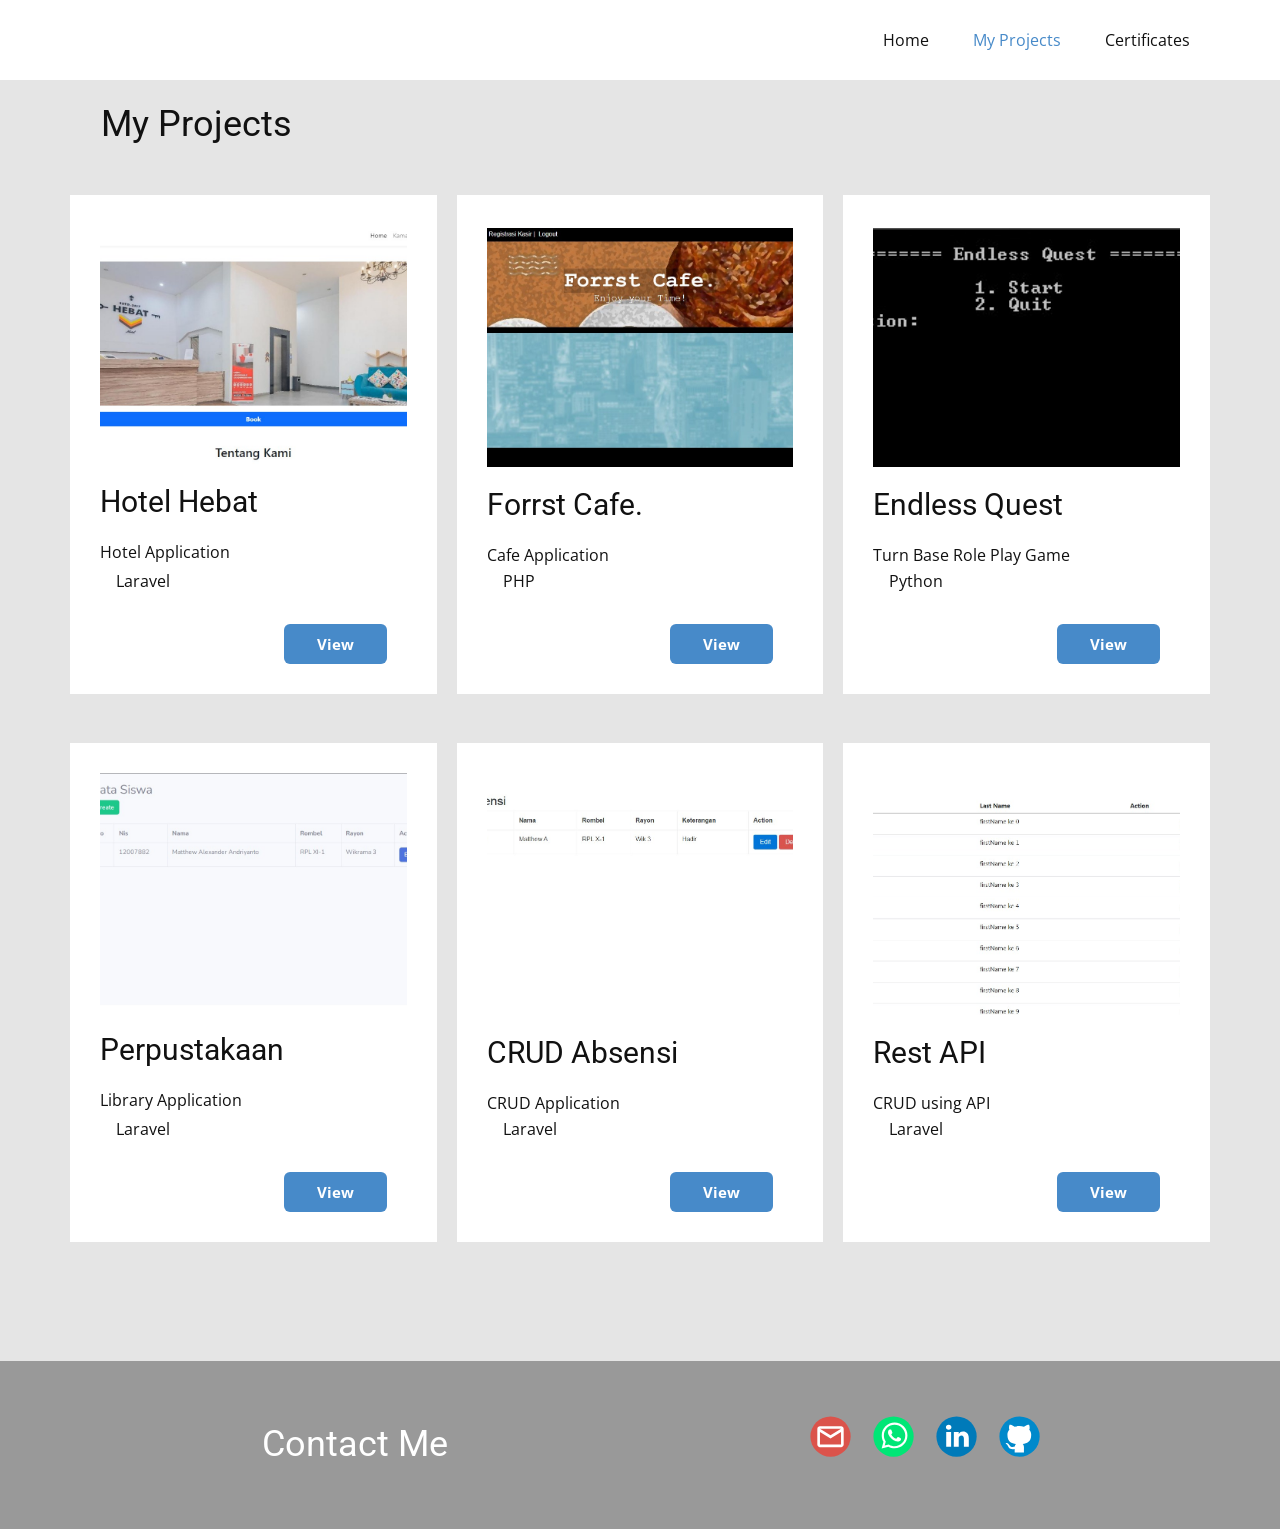
<file: My-Projects.html>
<!DOCTYPE html>
<html style="font-size: 16px;" lang="en">

<head>
  <meta name="viewport" content="width=device-width, initial-scale=1.0">
  <meta charset="utf-8">
  <meta name="keywords" content="My Projects">
  <meta name="description" content="">
  <title>My Projects</title>
  <link rel="stylesheet" href="nicepage.css" media="screen">
  <link rel="stylesheet" href="My-Projects.css" media="screen">
  <script class="u-script" type="text/javascript" src="jquery.js" defer=""></script>
  <script class="u-script" type="text/javascript" src="nicepage.js" defer=""></script>
  <meta name="generator" content="Nicepage 4.13.4, nicepage.com">
  <link id="u-theme-google-font" rel="stylesheet"
    href="https://fonts.googleapis.com/css?family=Roboto:100,100i,300,300i,400,400i,500,500i,700,700i,900,900i|Open+Sans:300,300i,400,400i,500,500i,600,600i,700,700i,800,800i">





  <script type="application/ld+json">{
		"@context": "http://schema.org",
		"@type": "Organization",
		"name": ""
}</script>
  <meta name="theme-color" content="#478ac9">
  <meta property="og:title" content="My Projects">
  <meta property="og:type" content="website">
</head>

<body class="u-body u-xl-mode">
  <header class="u-clearfix u-header u-header" id="sec-a03c">
    <div class="u-clearfix u-sheet u-sheet-1">
      <nav class="u-menu u-menu-dropdown u-offcanvas u-menu-1">
        <div class="menu-collapse" style="font-size: 1rem; letter-spacing: 0px;">
          <a class="u-button-style u-custom-left-right-menu-spacing u-custom-padding-bottom u-custom-top-bottom-menu-spacing u-nav-link u-text-active-palette-1-base u-text-hover-palette-2-base"
            href="#">
            <svg class="u-svg-link" viewBox="0 0 24 24">
              <use xmlns:xlink="http://www.w3.org/1999/xlink" xlink:href="#menu-hamburger"></use>
            </svg>
            <svg class="u-svg-content" version="1.1" id="menu-hamburger" viewBox="0 0 16 16" x="0px" y="0px"
              xmlns:xlink="http://www.w3.org/1999/xlink" xmlns="http://www.w3.org/2000/svg">
              <g>
                <rect y="1" width="16" height="2"></rect>
                <rect y="7" width="16" height="2"></rect>
                <rect y="13" width="16" height="2"></rect>
              </g>
            </svg>
          </a>
        </div>
        <div class="u-custom-menu u-nav-container">
          <ul class="u-nav u-unstyled u-nav-1">
            <li class="u-nav-item"><a
                class="u-button-style u-nav-link u-text-active-palette-1-base u-text-hover-palette-2-base"
                href="Home.html" style="padding: 10px 20px;">Home</a>
            </li>
            <li class="u-nav-item"><a
                class="u-button-style u-nav-link u-text-active-palette-1-base u-text-hover-palette-2-base"
                href="My-Projects.html" style="padding: 10px 20px;">My Projects</a>
            </li>
            <li class="u-nav-item"><a
                class="u-button-style u-nav-link u-text-active-palette-1-base u-text-hover-palette-2-base"
                href="Certificates.html" style="padding: 10px 20px;">Certificates</a>
            </li>
          </ul>
        </div>
        <div class="u-custom-menu u-nav-container-collapse">
          <div class="u-black u-container-style u-inner-container-layout u-opacity u-opacity-95 u-sidenav">
            <div class="u-inner-container-layout u-sidenav-overflow">
              <div class="u-menu-close"></div>
              <ul class="u-align-center u-nav u-popupmenu-items u-unstyled u-nav-2">
                <li class="u-nav-item"><a class="u-button-style u-nav-link" href="Home.html">Home</a>
                </li>
                <li class="u-nav-item"><a class="u-button-style u-nav-link" href="My-Projects.html">My Projects</a>
                </li>
                <li class="u-nav-item"><a class="u-button-style u-nav-link" href="Certificates.html">Certificates</a>
                </li>
              </ul>
            </div>
          </div>
          <div class="u-black u-menu-overlay u-opacity u-opacity-70"></div>
        </div>
      </nav>
    </div>
  </header>
  <section class="u-clearfix u-grey-10 u-section-1" id="sec-449b">
    <div class="u-clearfix u-sheet u-sheet-1">
      <h2 class="u-subtitle u-text u-text-default u-text-1">My Projects</h2>
    </div>
  </section>
  <section class="u-clearfix u-grey-10 u-section-2" id="sec-22db">
    <div class="u-clearfix u-sheet u-sheet-1">
      <div class="u-expanded-width u-list u-list-1">
        <div class="u-repeater u-repeater-1">
          <div class="u-container-style u-list-item u-repeater-item u-video-cover u-white u-list-item-1">
            <div class="u-container-layout u-similar-container u-valign-bottom u-container-layout-1">
              <img alt="" class="u-expanded-width u-image u-image-default u-image-1" data-image-width="1350"
                data-image-height="622" src="images/App_Hotel.jpg">
              <h3 class="u-text u-text-default u-text-1">Hotel Hebat</h3>
              <p class="u-text u-text-default u-text-2">Hotel Application<br>&nbsp; &nbsp; Laravel<span
                  style="font-size: 1.125rem;"></span>
              </p>
              <a href="https://github.com/MatthewAlexanderA/hotel_hebat"
                class="u-btn u-btn-round u-button-style u-hover-palette-1-light-1 u-palette-1-base u-radius-6 u-btn-1"
                target="_blank">View</a>
            </div>
          </div>
          <div class="u-container-style u-list-item u-repeater-item u-white u-list-item-2">
            <div class="u-container-layout u-similar-container u-valign-bottom u-container-layout-2">
              <img alt="" class="u-expanded-width u-image u-image-default u-image-2" data-image-width="1365"
                data-image-height="620" src="images/Kasir_Cafe.jpg">
              <h3 class="u-text u-text-default u-text-3">Forrst Cafe.</h3>
              <p class="u-text u-text-default u-text-4">Cafe Application<br>&nbsp; &nbsp; PHP
              </p>
              <a href="https://github.com/MatthewAlexanderA/kasir_cafe"
                class="u-btn u-btn-round u-button-style u-hover-palette-1-light-1 u-palette-1-base u-radius-6 u-btn-2"
                target="_blank">View</a>
            </div>
          </div>
          <div class="u-container-style u-list-item u-repeater-item u-video-cover u-white u-list-item-3">
            <div class="u-container-layout u-similar-container u-valign-bottom u-container-layout-3">
              <img alt="" class="u-expanded-width u-image u-image-default u-image-3" data-image-width="345"
                data-image-height="172" src="images/TurnBaseRPG.jpg">
              <h3 class="u-text u-text-default u-text-5">Endless Quest</h3>
              <p class="u-text u-text-default u-text-6">Turn Base Role Play Game<br>&nbsp; &nbsp; Python
              </p>
              <a href="https://github.com/MatthewAlexanderA/TurnBase-RPG"
                class="u-btn u-btn-round u-button-style u-hover-palette-1-light-1 u-palette-1-base u-radius-6 u-btn-3"
                target="_blank">View</a>
            </div>
          </div>
        </div>
      </div>
    </div>
  </section>
  <section class="u-clearfix u-grey-10 u-section-3" id="sec-de8d">
    <div class="u-clearfix u-sheet u-sheet-1">
      <div class="u-expanded-width u-list u-list-1">
        <div class="u-repeater u-repeater-1">
          <div class="u-container-style u-list-item u-repeater-item u-video-cover u-white u-list-item-1">
            <div class="u-container-layout u-similar-container u-valign-bottom u-container-layout-1">
              <img alt="" class="u-expanded-width u-image u-image-default u-image-1" data-image-width="1350"
                data-image-height="626" src="images/Perpustakaan.jpg">
              <h3 class="u-text u-text-default u-text-1">Perpustakaan</h3>
              <p class="u-text u-text-default u-text-2">Library Application<br>&nbsp; &nbsp; Laravel<span
                  style="font-size: 1.125rem;"></span>
              </p>
              <a href="https://github.com/MatthewAlexanderA/Perpustakaan"
                class="u-btn u-btn-round u-button-style u-hover-palette-1-light-1 u-palette-1-base u-radius-6 u-btn-1"
                target="_blank">View</a>
            </div>
          </div>
          <div class="u-container-style u-list-item u-repeater-item u-white u-list-item-2">
            <div class="u-container-layout u-similar-container u-valign-bottom u-container-layout-2">
              <img alt="" class="u-expanded-width u-image u-image-default u-image-2" data-image-width="1365"
                data-image-height="623" src="images/crud-absensi.jpg">
              <h3 class="u-text u-text-default u-text-3">CRUD Absensi</h3>
              <p class="u-text u-text-default u-text-4">CRUD Application<br>&nbsp; &nbsp; Laravel
              </p>
              <a href="https://github.com/MatthewAlexanderA/CRUD-Absensi"
                class="u-btn u-btn-round u-button-style u-hover-palette-1-light-1 u-palette-1-base u-radius-6 u-btn-2"
                target="_blank">View</a>
            </div>
          </div>
          <div class="u-container-style u-list-item u-repeater-item u-video-cover u-white u-list-item-3">
            <div class="u-container-layout u-similar-container u-valign-bottom u-container-layout-3">
              <img alt="" class="u-expanded-width u-image u-image-default u-image-3" data-image-width="1349"
                data-image-height="623" src="images/rest-api.jpg">
              <h3 class="u-text u-text-default u-text-5">Rest API</h3>
              <p class="u-text u-text-default u-text-6">CRUD using API<br>&nbsp; &nbsp; Laravel
              </p>
              <a href="https://github.com/MatthewAlexanderA/rest-api"
                class="u-btn u-btn-round u-button-style u-hover-palette-1-light-1 u-palette-1-base u-radius-6 u-btn-3"
                target="_blank">View</a>
            </div>
          </div>
        </div>
      </div>
    </div>
  </section>
  <section class="u-align-center u-clearfix u-grey-40 u-section-4" id="sec-646d">
    <div class="u-clearfix u-sheet u-valign-middle u-sheet-1">
      <div class="u-clearfix u-expanded-width u-layout-wrap u-layout-wrap-1">
        <div class="u-gutter-0 u-layout">
          <div class="u-layout-row">
            <div class="u-align-center u-container-style u-layout-cell u-left-cell u-size-30 u-layout-cell-1">
              <div class="u-container-layout u-valign-middle u-container-layout-1">
                <h2 class="u-text u-text-default u-text-1">Contact Me</h2>
              </div>
            </div>
            <div class="u-align-left u-container-style u-layout-cell u-right-cell u-size-30 u-layout-cell-2">
              <div class="u-container-layout u-container-layout-2">
                <div class="u-align-center u-social-icons u-spacing-22 u-social-icons-1">
                  <a class="u-social-url" target="_blank" data-type="Email" title="Email"
                    href="mailto:matthewalexander371@gmail.com"><span
                      class="u-icon u-social-email u-social-icon u-icon-1"><svg class="u-svg-link"
                        preserveAspectRatio="xMidYMin slice" viewBox="0 0 112 112" style="">
                        <use xmlns:xlink="http://www.w3.org/1999/xlink" xlink:href="#svg-34d1"></use>
                      </svg><svg class="u-svg-content" viewBox="0 0 112 112" x="0" y="0" id="svg-34d1">
                        <circle fill="currentColor" cx="56.1" cy="56.1" r="55"></circle>
                        <path id="path3864" fill="#FFFFFF" d="M27.2,28h57.6c4,0,7.2,3.2,7.2,7.2l0,0v42.7c0,3.9-3.2,7.2-7.2,7.2l0,0H27.2
	c-4,0-7.2-3.2-7.2-7.2V35.2C20,31.1,23.2,28,27.2,28 M56,52.9l28.8-17.8H27.2L56,52.9 M27.2,77.7h57.6V43.5L56,61.3L27.2,43.5V77.7z
	"></path>
                      </svg></span>
                  </a>
                  <a class="u-social-url" target="_blank" data-type="Whatsapp" title="Whatsapp"
                    href="wa.me/6289517392715"><span class="u-icon u-social-icon u-social-whatsapp u-icon-2"><svg
                        class="u-svg-link" preserveAspectRatio="xMidYMin slice" viewBox="0 0 112 112" style="">
                        <use xmlns:xlink="http://www.w3.org/1999/xlink" xlink:href="#svg-8324"></use>
                      </svg><svg class="u-svg-content" viewBox="0 0 112 112" x="0" y="0" id="svg-8324">
                        <circle fill="currentColor" cx="56.1" cy="56.1" r="55"></circle>
                        <path fill="#FFFFFF" d="M83.8,28.3C77.2,21.7,68.4,18,59,18c-19.3,0-35.1,15.7-35.1,35.1c0,6.2,1.6,12.2,4.7,17.5l-5,18.2L42.2,84
	c5.1,2.8,10.9,4.3,16.8,4.3h0l0,0c19.3,0,35.1-15.7,35.1-35.1C94.1,43.8,90.5,35,83.8,28.3 M59,82.3L59,82.3
	c-5.2,0-10.4-1.4-14.9-4.1l-1.1-0.6l-11,2.9L35,69.8l-0.7-1.1c-2.9-4.6-4.5-10-4.5-15.5C29.8,37,42.9,24,59,24
	c7.8,0,15.1,3,20.6,8.6c5.5,5.5,8.5,12.8,8.5,20.6C88.2,69.2,75.1,82.3,59,82.3 M75,60.5c-0.9-0.4-5.2-2.6-6-2.9
	c-0.8-0.3-1.4-0.4-2,0.4s-2.3,2.9-2.8,3.4c-0.5,0.6-1,0.7-1.9,0.2c-0.9-0.4-3.7-1.4-7.1-4.4c-2.6-2.3-4.4-5.2-4.9-6.1
	c-0.5-0.9-0.1-1.4,0.4-1.8c0.4-0.4,0.9-1,1.3-1.5c0.4-0.5,0.6-0.9,0.9-1.5c0.3-0.6,0.1-1.1-0.1-1.5c-0.2-0.4-2-4.8-2.7-6.5
	c-0.7-1.7-1.4-1.5-2-1.5c-0.5,0-1.1,0-1.7,0c-0.6,0-1.5,0.2-2.3,1.1c-0.8,0.9-3.1,3-3.1,7.3c0,4.3,3.1,8.5,3.6,9.1
	c0.4,0.6,6.2,9.4,15,13.2c2.1,0.9,3.7,1.4,5,1.8c2.1,0.7,4,0.6,5.5,0.3c1.7-0.3,5.2-2.1,5.9-4.2c0.7-2,0.7-3.8,0.5-4.2
	C76.5,61.1,75.9,60.9,75,60.5"></path>
                      </svg></span>
                  </a>
                  <a class="u-social-url" target="_blank" data-type="LinkedIn" title="LinkedIn"
                    href="https://www.linkedin.com/in/matthew-alexander-andriyanto-2172a5206/"><span
                      class="u-icon u-social-icon u-social-linkedin u-icon-3"><svg class="u-svg-link"
                        preserveAspectRatio="xMidYMin slice" viewBox="0 0 112 112" style="">
                        <use xmlns:xlink="http://www.w3.org/1999/xlink" xlink:href="#svg-ced6"></use>
                      </svg><svg class="u-svg-content" viewBox="0 0 112 112" x="0" y="0" id="svg-ced6">
                        <circle fill="currentColor" cx="56.1" cy="56.1" r="55"></circle>
                        <path fill="#FFFFFF" d="M41.3,83.7H27.9V43.4h13.4V83.7z M34.6,37.9L34.6,37.9c-4.6,0-7.5-3.1-7.5-7c0-4,3-7,7.6-7s7.4,3,7.5,7
            C42.2,34.8,39.2,37.9,34.6,37.9z M89.6,83.7H76.2V62.2c0-5.4-1.9-9.1-6.8-9.1c-3.7,0-5.9,2.5-6.9,4.9c-0.4,0.9-0.4,2.1-0.4,3.3v22.5
            H48.7c0,0,0.2-36.5,0-40.3h13.4v5.7c1.8-2.7,5-6.7,12.1-6.7c8.8,0,15.4,5.8,15.4,18.1V83.7z"></path>
                      </svg></span>
                  </a>
                  <a class="u-social-url" target="_blank" data-type="Github" title="Github"
                    href="https://github.com/MatthewAlexanderA"><span
                      class="u-icon u-social-github u-social-icon u-icon-4"><svg class="u-svg-link"
                        preserveAspectRatio="xMidYMin slice" viewBox="0 0 112 112" style="">
                        <use xmlns:xlink="http://www.w3.org/1999/xlink" xlink:href="#svg-2210"></use>
                      </svg><svg class="u-svg-content" viewBox="0 0 112 112" x="0" y="0" id="svg-2210">
                        <circle fill="currentColor" cx="56.1" cy="56.1" r="55"></circle>
                        <path fill="#FFFFFF" d="M88,51.3c0-5.5-1.9-10.2-5.3-13.7c0.6-1.3,2.3-6.5-0.5-13.5c0,0-4.2-1.4-14,5.3c-4.1-1.1-8.4-1.7-12.7-1.8
	c-4.3,0-8.7,0.6-12.7,1.8c-9.7-6.6-14-5.3-14-5.3c-2.8,7-1,12.2-0.5,13.5C25,41.2,23,45.7,23,51.3c0,19.6,11.9,23.9,23.3,25.2
	c-1.5,1.3-2.8,3.5-3.2,6.8c-3,1.3-10.2,3.6-14.9-4.3c0,0-2.7-4.9-7.8-5.3c0,0-5-0.1-0.4,3.1c0,0,3.3,1.6,5.6,7.5c0,0,3,9.1,17.2,6
	c0,4.3,0.1,8.3,0.1,9.5h25.2c0-1.7,0.1-7.2,0.1-14c0-4.7-1.7-7.9-3.4-9.4C76,75.2,88,70.9,88,51.3z"></path>
                      </svg></span>
                  </a>
                </div>
              </div>
            </div>
          </div>
        </div>
      </div>
    </div>
  </section>


</body>

</html>
</file>
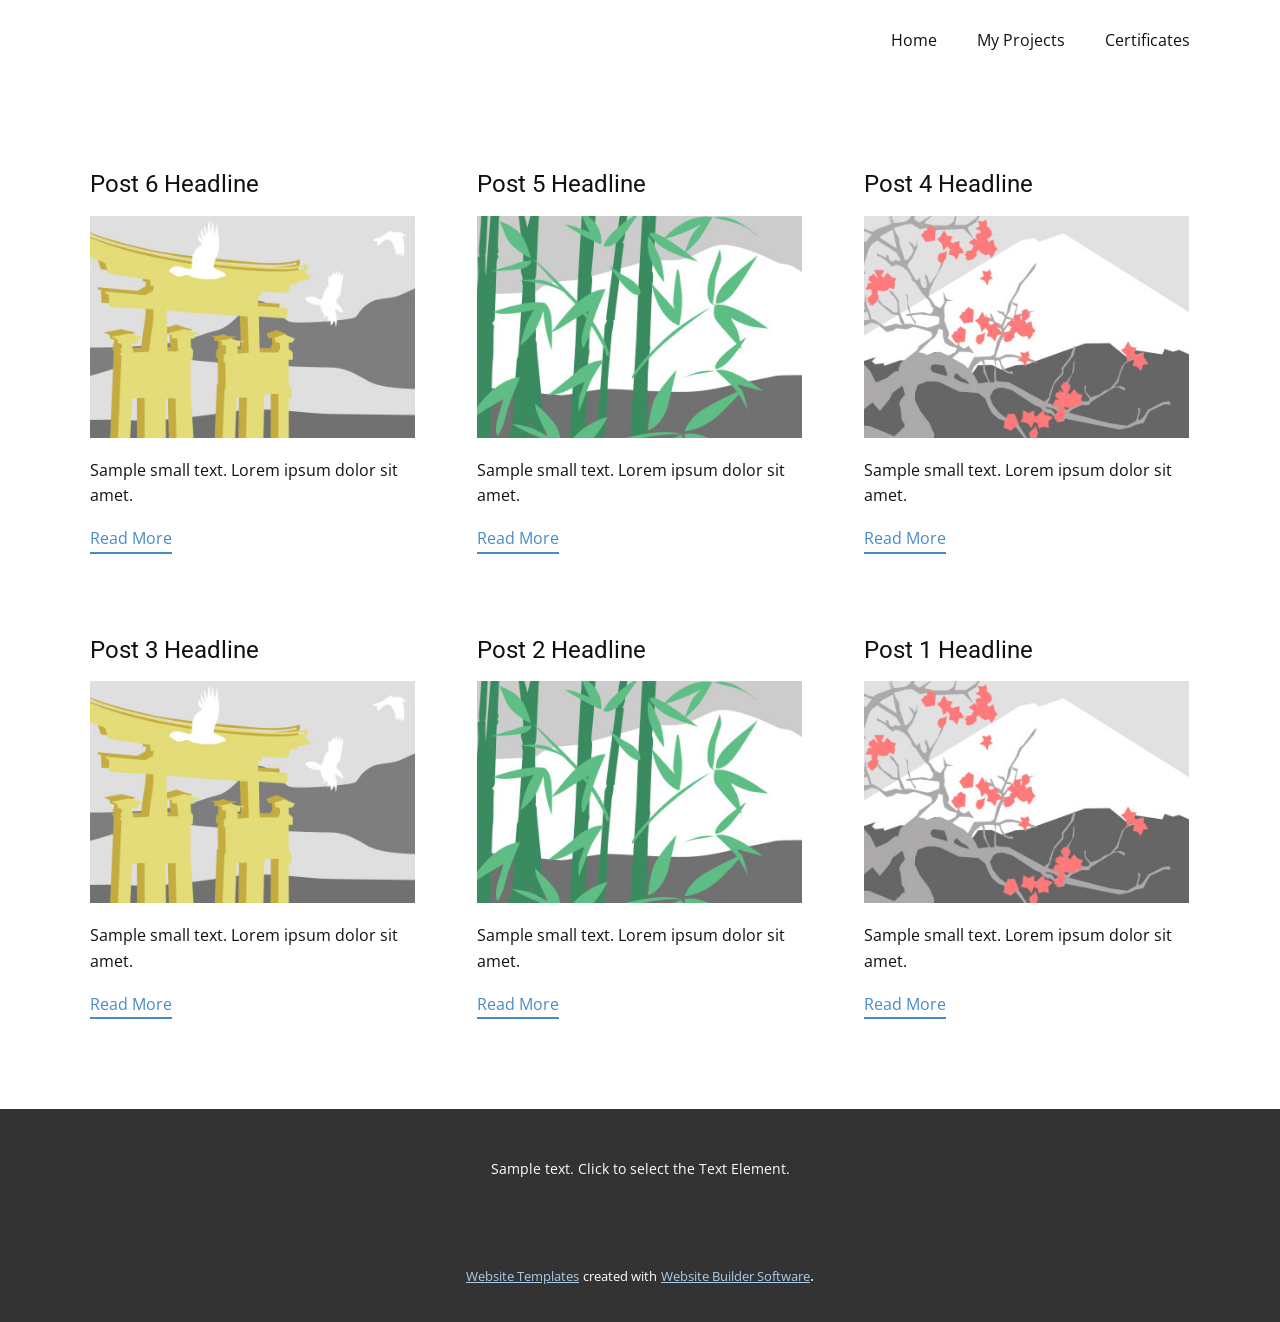
<file: blog/blog.html>
<html style="font-size: 16px;" lang="en"><head>
    <meta name="viewport" content="width=device-width, initial-scale=1.0">
    <meta charset="utf-8">
    <meta name="keywords" content="">
    <meta name="description" content="">
    <title>Blog Template</title>
    <link rel="stylesheet" href="../nicepage.css" media="screen">
<link rel="stylesheet" href="../Blog-Template.css" media="screen">
    <script class="u-script" type="text/javascript" src="../jquery.js" defer=""></script>
    <script class="u-script" type="text/javascript" src="../nicepage.js" defer=""></script>
    <meta name="generator" content="Nicepage 4.13.4, nicepage.com">
    <link id="u-theme-google-font" rel="stylesheet" href="https://fonts.googleapis.com/css?family=Roboto:100,100i,300,300i,400,400i,500,500i,700,700i,900,900i|Open+Sans:300,300i,400,400i,500,500i,600,600i,700,700i,800,800i">
    
    
    <script type="application/ld+json">{
		"@context": "http://schema.org",
		"@type": "Organization",
		"name": ""
}</script>
    <meta name="theme-color" content="#478ac9">
  </head>
  <body class="u-body u-xl-mode"><header class="u-clearfix u-header u-header" id="sec-a03c"><div class="u-clearfix u-sheet u-sheet-1">
        <nav class="u-menu u-menu-dropdown u-offcanvas u-menu-1">
          <div class="menu-collapse" style="font-size: 1rem; letter-spacing: 0px;">
            <a class="u-button-style u-custom-left-right-menu-spacing u-custom-padding-bottom u-custom-top-bottom-menu-spacing u-nav-link u-text-active-palette-1-base u-text-hover-palette-2-base" href="#">
              <svg class="u-svg-link" viewBox="0 0 24 24"><use xmlns:xlink="http://www.w3.org/1999/xlink" xlink:href="#menu-hamburger"></use></svg>
              <svg class="u-svg-content" version="1.1" id="menu-hamburger" viewBox="0 0 16 16" x="0px" y="0px" xmlns:xlink="http://www.w3.org/1999/xlink" xmlns="http://www.w3.org/2000/svg"><g><rect y="1" width="16" height="2"></rect><rect y="7" width="16" height="2"></rect><rect y="13" width="16" height="2"></rect>
</g></svg>
            </a>
          </div>
          <div class="u-custom-menu u-nav-container">
            <ul class="u-nav u-unstyled u-nav-1"><li class="u-nav-item"><a class="u-button-style u-nav-link u-text-active-palette-1-base u-text-hover-palette-2-base" href="../Home.html" style="padding: 10px 20px;">Home</a>
</li><li class="u-nav-item"><a class="u-button-style u-nav-link u-text-active-palette-1-base u-text-hover-palette-2-base" href="../My-Projects.html" style="padding: 10px 20px;">My Projects</a>
</li><li class="u-nav-item"><a class="u-button-style u-nav-link u-text-active-palette-1-base u-text-hover-palette-2-base" href="../Certificates.html" style="padding: 10px 20px;">Certificates</a>
</li></ul>
          </div>
          <div class="u-custom-menu u-nav-container-collapse">
            <div class="u-black u-container-style u-inner-container-layout u-opacity u-opacity-95 u-sidenav">
              <div class="u-inner-container-layout u-sidenav-overflow">
                <div class="u-menu-close"></div>
                <ul class="u-align-center u-nav u-popupmenu-items u-unstyled u-nav-2"><li class="u-nav-item"><a class="u-button-style u-nav-link" href="../Home.html">Home</a>
</li><li class="u-nav-item"><a class="u-button-style u-nav-link" href="../My-Projects.html">My Projects</a>
</li><li class="u-nav-item"><a class="u-button-style u-nav-link" href="../Certificates.html">Certificates</a>
</li></ul>
              </div>
            </div>
            <div class="u-black u-menu-overlay u-opacity u-opacity-70"></div>
          </div>
        </nav>
      </div></header>
    <section class="u-clearfix u-section-1" id="sec-ca70">
      <div class="u-clearfix u-sheet u-valign-middle u-sheet-1"><!--blog--><!--blog_options_json--><!--{"type":"Recent","source":"","tags":"","count":""}--><!--/blog_options_json-->
        <div class="u-blog u-expanded-width u-repeater u-repeater-1"><!--blog_post-->
          <div class="u-blog-post u-container-style u-repeater-item u-white u-repeater-item-1">
            <div class="u-container-layout u-similar-container u-valign-top u-container-layout-1"><!--blog_post_header-->
              <h4 class="u-blog-control u-text u-text-1">
                <a class="u-post-header-link" href="../blog/post-5.html">Post 6 Headline</a>
              </h4><!--/blog_post_header--><!--blog_post_image-->
              <a class="u-post-header-link" href="../blog/post-5.html"><img alt="" class="u-blog-control u-expanded-width u-image u-image-default u-image-1" src="[data-uri]"></a><!--/blog_post_image--><!--blog_post_content-->
              <div class="u-blog-control u-post-content u-text u-text-2 fr-view">Sample small text. Lorem ipsum dolor sit amet.</div><!--/blog_post_content--><!--blog_post_readmore-->
              <a href="../blog/post-5.html" class="u-blog-control u-border-2 u-border-palette-1-base u-btn u-btn-rectangle u-button-style u-none u-btn-1"><!--blog_post_readmore_content--><!--options_json--><!--{"content":"","defaultValue":"Read More"}--><!--/options_json-->Read More<!--/blog_post_readmore_content--></a><!--/blog_post_readmore-->
            </div>
          </div><div class="u-blog-post u-container-style u-repeater-item u-video-cover u-white">
            <div class="u-container-layout u-similar-container u-valign-top u-container-layout-2"><!--blog_post_header-->
              <h4 class="u-blog-control u-text u-text-3">
                <a class="u-post-header-link" href="../blog/post-4.html">Post 5 Headline</a>
              </h4><!--/blog_post_header--><!--blog_post_image-->
              <a class="u-post-header-link" href="../blog/post-4.html"><img alt="" class="u-blog-control u-expanded-width u-image u-image-default u-image-2" src="[data-uri]"></a><!--/blog_post_image--><!--blog_post_content-->
              <div class="u-blog-control u-post-content u-text u-text-4 fr-view">Sample small text. Lorem ipsum dolor sit amet.</div><!--/blog_post_content--><!--blog_post_readmore-->
              <a href="../blog/post-4.html" class="u-blog-control u-border-2 u-border-palette-1-base u-btn u-btn-rectangle u-button-style u-none u-btn-2"><!--blog_post_readmore_content--><!--options_json--><!--{"content":"","defaultValue":"Read More"}--><!--/options_json-->Read More<!--/blog_post_readmore_content--></a><!--/blog_post_readmore-->
            </div>
          </div><div class="u-blog-post u-container-style u-repeater-item u-video-cover u-white">
            <div class="u-container-layout u-similar-container u-valign-top u-container-layout-3"><!--blog_post_header-->
              <h4 class="u-blog-control u-text u-text-5">
                <a class="u-post-header-link" href="../blog/post-3.html">Post 4 Headline</a>
              </h4><!--/blog_post_header--><!--blog_post_image-->
              <a class="u-post-header-link" href="../blog/post-3.html"><img alt="" class="u-blog-control u-expanded-width u-image u-image-default u-image-3" src="[data-uri]"></a><!--/blog_post_image--><!--blog_post_content-->
              <div class="u-blog-control u-post-content u-text u-text-6 fr-view">Sample small text. Lorem ipsum dolor sit amet.</div><!--/blog_post_content--><!--blog_post_readmore-->
              <a href="../blog/post-3.html" class="u-blog-control u-border-2 u-border-palette-1-base u-btn u-btn-rectangle u-button-style u-none u-btn-3"><!--blog_post_readmore_content--><!--options_json--><!--{"content":"","defaultValue":"Read More"}--><!--/options_json-->Read More<!--/blog_post_readmore_content--></a><!--/blog_post_readmore-->
            </div>
          </div><div class="u-blog-post u-container-style u-repeater-item u-white u-repeater-item-1">
            <div class="u-container-layout u-similar-container u-valign-top u-container-layout-1"><!--blog_post_header-->
              <h4 class="u-blog-control u-text u-text-1">
                <a class="u-post-header-link" href="../blog/post-2.html">Post 3 Headline</a>
              </h4><!--/blog_post_header--><!--blog_post_image-->
              <a class="u-post-header-link" href="../blog/post-2.html"><img alt="" class="u-blog-control u-expanded-width u-image u-image-default u-image-1" src="[data-uri]"></a><!--/blog_post_image--><!--blog_post_content-->
              <div class="u-blog-control u-post-content u-text u-text-2 fr-view">Sample small text. Lorem ipsum dolor sit amet.</div><!--/blog_post_content--><!--blog_post_readmore-->
              <a href="../blog/post-2.html" class="u-blog-control u-border-2 u-border-palette-1-base u-btn u-btn-rectangle u-button-style u-none u-btn-1"><!--blog_post_readmore_content--><!--options_json--><!--{"content":"","defaultValue":"Read More"}--><!--/options_json-->Read More<!--/blog_post_readmore_content--></a><!--/blog_post_readmore-->
            </div>
          </div><div class="u-blog-post u-container-style u-repeater-item u-video-cover u-white">
            <div class="u-container-layout u-similar-container u-valign-top u-container-layout-2"><!--blog_post_header-->
              <h4 class="u-blog-control u-text u-text-3">
                <a class="u-post-header-link" href="../blog/post-1.html">Post 2 Headline</a>
              </h4><!--/blog_post_header--><!--blog_post_image-->
              <a class="u-post-header-link" href="../blog/post-1.html"><img alt="" class="u-blog-control u-expanded-width u-image u-image-default u-image-2" src="[data-uri]"></a><!--/blog_post_image--><!--blog_post_content-->
              <div class="u-blog-control u-post-content u-text u-text-4 fr-view">Sample small text. Lorem ipsum dolor sit amet.</div><!--/blog_post_content--><!--blog_post_readmore-->
              <a href="../blog/post-1.html" class="u-blog-control u-border-2 u-border-palette-1-base u-btn u-btn-rectangle u-button-style u-none u-btn-2"><!--blog_post_readmore_content--><!--options_json--><!--{"content":"","defaultValue":"Read More"}--><!--/options_json-->Read More<!--/blog_post_readmore_content--></a><!--/blog_post_readmore-->
            </div>
          </div><div class="u-blog-post u-container-style u-repeater-item u-video-cover u-white">
            <div class="u-container-layout u-similar-container u-valign-top u-container-layout-3"><!--blog_post_header-->
              <h4 class="u-blog-control u-text u-text-5">
                <a class="u-post-header-link" href="../blog/post.html">Post 1 Headline</a>
              </h4><!--/blog_post_header--><!--blog_post_image-->
              <a class="u-post-header-link" href="../blog/post.html"><img alt="" class="u-blog-control u-expanded-width u-image u-image-default u-image-3" src="[data-uri]"></a><!--/blog_post_image--><!--blog_post_content-->
              <div class="u-blog-control u-post-content u-text u-text-6 fr-view">Sample small text. Lorem ipsum dolor sit amet.</div><!--/blog_post_content--><!--blog_post_readmore-->
              <a href="../blog/post.html" class="u-blog-control u-border-2 u-border-palette-1-base u-btn u-btn-rectangle u-button-style u-none u-btn-3"><!--blog_post_readmore_content--><!--options_json--><!--{"content":"","defaultValue":"Read More"}--><!--/options_json-->Read More<!--/blog_post_readmore_content--></a><!--/blog_post_readmore-->
            </div>
          </div><!--/blog_post--><!--blog_post-->
          <!--/blog_post--><!--blog_post-->
          <!--/blog_post-->
        </div><!--/blog-->
      </div>
    </section>
    
    
    <footer class="u-align-center u-clearfix u-footer u-grey-80 u-footer" id="sec-f68d"><div class="u-clearfix u-sheet u-sheet-1">
        <p class="u-small-text u-text u-text-variant u-text-1">Sample text. Click to select the Text Element.</p>
      </div></footer>
    <section class="u-backlink u-clearfix u-grey-80">
      <a class="u-link" href="https://nicepage.com/website-templates" target="_blank">
        <span>Website Templates</span>
      </a>
      <p class="u-text">
        <span>created with</span>
      </p>
      <a class="u-link" href="" target="_blank">
        <span>Website Builder Software</span>
      </a>. 
    </section>
  
</body></html>
</file>
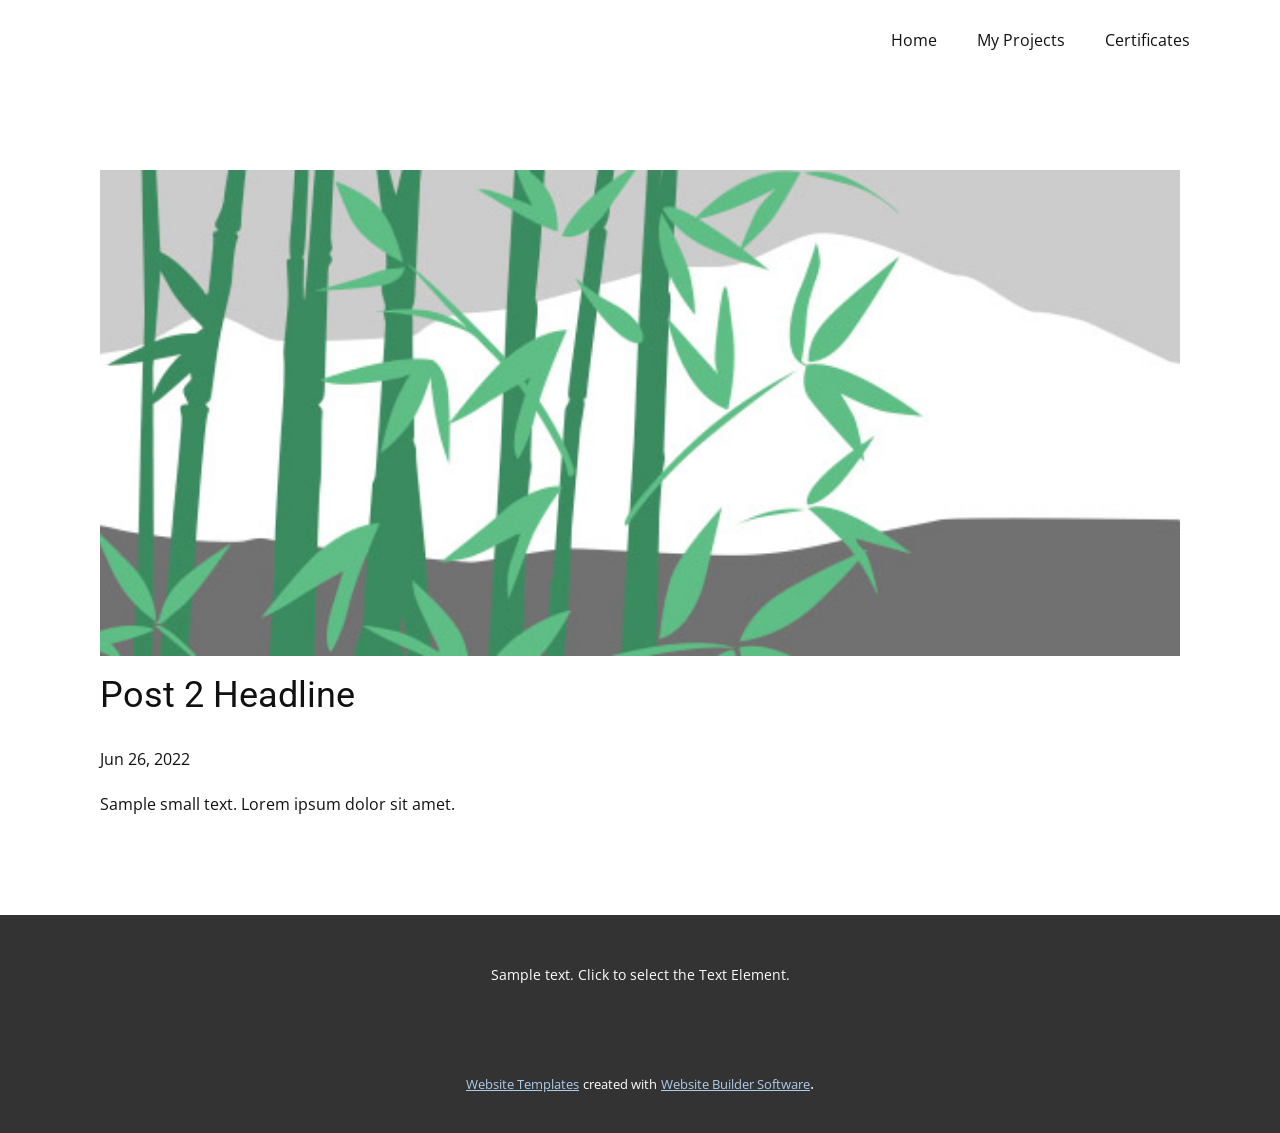
<file: blog/post-1.html>
<!doctype html>
<html style="font-size: 16px;" lang="en"><head>
    <meta name="viewport" content="width=device-width, initial-scale=1.0">
    <meta charset="utf-8">
    <meta name="keywords" content="Post 1 Headline">
    <meta name="description" content="">
    <title>Post 2 Headline</title>
    <link rel="stylesheet" href="../nicepage.css" media="screen">
<link rel="stylesheet" href="../Post-Template.css" media="screen">
    <script class="u-script" type="text/javascript" src="../jquery.js" defer=""></script>
    <script class="u-script" type="text/javascript" src="../nicepage.js" defer=""></script>
    <meta name="generator" content="Nicepage 4.13.4, nicepage.com">
    <link id="u-theme-google-font" rel="stylesheet" href="https://fonts.googleapis.com/css?family=Roboto:100,100i,300,300i,400,400i,500,500i,700,700i,900,900i|Open+Sans:300,300i,400,400i,500,500i,600,600i,700,700i,800,800i">
    
    
    <script type="application/ld+json">{
		"@context": "http://schema.org",
		"@type": "Organization",
		"name": ""
}</script>
    <meta name="theme-color" content="#478ac9">
  </head>
  <body class="u-body u-xl-mode"><header class="u-clearfix u-header u-header" id="sec-a03c"><div class="u-clearfix u-sheet u-sheet-1">
        <nav class="u-menu u-menu-dropdown u-offcanvas u-menu-1">
          <div class="menu-collapse" style="font-size: 1rem; letter-spacing: 0px;">
            <a class="u-button-style u-custom-left-right-menu-spacing u-custom-padding-bottom u-custom-top-bottom-menu-spacing u-nav-link u-text-active-palette-1-base u-text-hover-palette-2-base" href="#">
              <svg class="u-svg-link" viewBox="0 0 24 24"><use xmlns:xlink="http://www.w3.org/1999/xlink" xlink:href="#menu-hamburger"></use></svg>
              <svg class="u-svg-content" version="1.1" id="menu-hamburger" viewBox="0 0 16 16" x="0px" y="0px" xmlns:xlink="http://www.w3.org/1999/xlink" xmlns="http://www.w3.org/2000/svg"><g><rect y="1" width="16" height="2"></rect><rect y="7" width="16" height="2"></rect><rect y="13" width="16" height="2"></rect>
</g></svg>
            </a>
          </div>
          <div class="u-custom-menu u-nav-container">
            <ul class="u-nav u-unstyled u-nav-1"><li class="u-nav-item"><a class="u-button-style u-nav-link u-text-active-palette-1-base u-text-hover-palette-2-base" href="../Home.html" style="padding: 10px 20px;">Home</a>
</li><li class="u-nav-item"><a class="u-button-style u-nav-link u-text-active-palette-1-base u-text-hover-palette-2-base" href="../My-Projects.html" style="padding: 10px 20px;">My Projects</a>
</li><li class="u-nav-item"><a class="u-button-style u-nav-link u-text-active-palette-1-base u-text-hover-palette-2-base" href="../Certificates.html" style="padding: 10px 20px;">Certificates</a>
</li></ul>
          </div>
          <div class="u-custom-menu u-nav-container-collapse">
            <div class="u-black u-container-style u-inner-container-layout u-opacity u-opacity-95 u-sidenav">
              <div class="u-inner-container-layout u-sidenav-overflow">
                <div class="u-menu-close"></div>
                <ul class="u-align-center u-nav u-popupmenu-items u-unstyled u-nav-2"><li class="u-nav-item"><a class="u-button-style u-nav-link" href="../Home.html">Home</a>
</li><li class="u-nav-item"><a class="u-button-style u-nav-link" href="../My-Projects.html">My Projects</a>
</li><li class="u-nav-item"><a class="u-button-style u-nav-link" href="../Certificates.html">Certificates</a>
</li></ul>
              </div>
            </div>
            <div class="u-black u-menu-overlay u-opacity u-opacity-70"></div>
          </div>
        </nav>
      </div></header>
    <section class="u-align-center u-clearfix u-section-1" id="sec-2d20">
      <div class="u-clearfix u-sheet u-valign-middle-md u-valign-middle-sm u-valign-middle-xs u-sheet-1"><!--post_details--><!--post_details_options_json--><!--{"source":""}--><!--/post_details_options_json--><!--blog_post-->
        <div class="u-container-style u-expanded-width u-post-details u-post-details-1">
          <div class="u-container-layout u-valign-middle u-container-layout-1"><!--blog_post_image-->
            <img alt="" class="u-blog-control u-expanded-width u-image u-image-default u-image-1" src="[data-uri]"><!--/blog_post_image--><!--blog_post_header-->
            <h2 class="u-blog-control u-text u-text-1">Post 2 Headline</h2><!--/blog_post_header--><!--blog_post_metadata-->
            <div class="u-blog-control u-metadata u-metadata-1"><!--blog_post_metadata_date-->
              <span class="u-meta-date u-meta-icon">Jun 26, 2022</span><!--/blog_post_metadata_date--><!--blog_post_metadata_category-->
              <!--/blog_post_metadata_category--><!--blog_post_metadata_comments-->
              <!--/blog_post_metadata_comments-->
            </div><!--/blog_post_metadata--><!--blog_post_content-->
            <div class="u-align-justify u-blog-control u-post-content u-text u-text-2 fr-view">
  Sample small text. Lorem ipsum dolor sit amet.
  </div><!--/blog_post_content-->
          </div>
        </div><!--/blog_post--><!--/post_details-->
      </div>
    </section>
    
    
    <footer class="u-align-center u-clearfix u-footer u-grey-80 u-footer" id="sec-f68d"><div class="u-clearfix u-sheet u-sheet-1">
        <p class="u-small-text u-text u-text-variant u-text-1">Sample text. Click to select the Text Element.</p>
      </div></footer>
    <section class="u-backlink u-clearfix u-grey-80">
      <a class="u-link" href="https://nicepage.com/website-templates" target="_blank">
        <span>Website Templates</span>
      </a>
      <p class="u-text">
        <span>created with</span>
      </p>
      <a class="u-link" href="" target="_blank">
        <span>Website Builder Software</span>
      </a>. 
    </section>
  
</body></html>
</file>
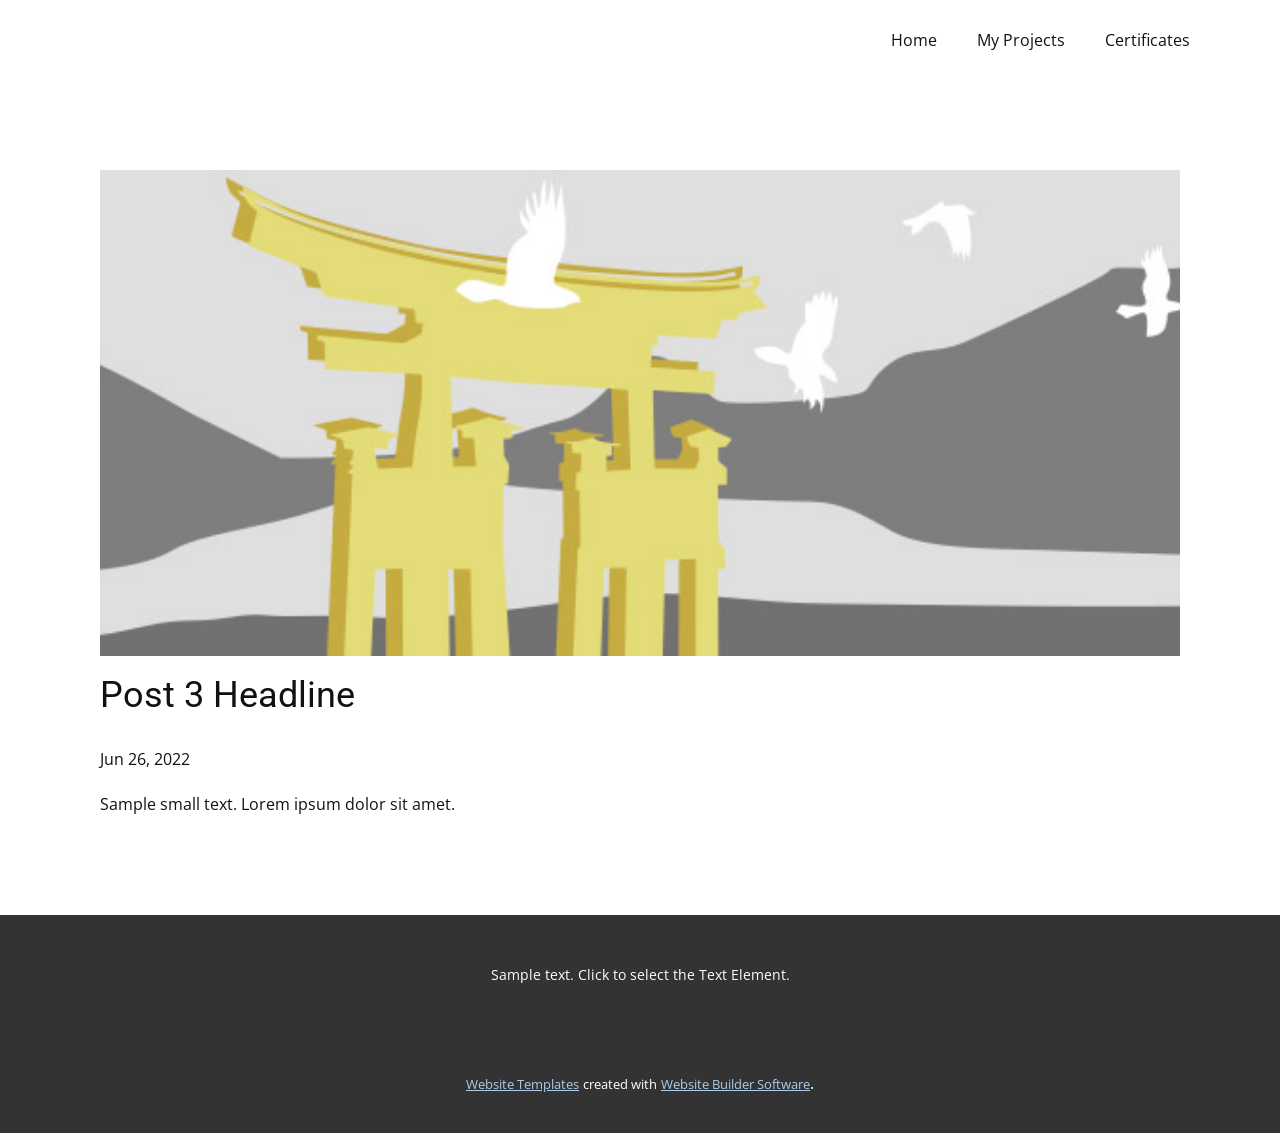
<file: blog/post-2.html>
<!doctype html>
<html style="font-size: 16px;" lang="en"><head>
    <meta name="viewport" content="width=device-width, initial-scale=1.0">
    <meta charset="utf-8">
    <meta name="keywords" content="Post 1 Headline">
    <meta name="description" content="">
    <title>Post 3 Headline</title>
    <link rel="stylesheet" href="../nicepage.css" media="screen">
<link rel="stylesheet" href="../Post-Template.css" media="screen">
    <script class="u-script" type="text/javascript" src="../jquery.js" defer=""></script>
    <script class="u-script" type="text/javascript" src="../nicepage.js" defer=""></script>
    <meta name="generator" content="Nicepage 4.13.4, nicepage.com">
    <link id="u-theme-google-font" rel="stylesheet" href="https://fonts.googleapis.com/css?family=Roboto:100,100i,300,300i,400,400i,500,500i,700,700i,900,900i|Open+Sans:300,300i,400,400i,500,500i,600,600i,700,700i,800,800i">
    
    
    <script type="application/ld+json">{
		"@context": "http://schema.org",
		"@type": "Organization",
		"name": ""
}</script>
    <meta name="theme-color" content="#478ac9">
  </head>
  <body class="u-body u-xl-mode"><header class="u-clearfix u-header u-header" id="sec-a03c"><div class="u-clearfix u-sheet u-sheet-1">
        <nav class="u-menu u-menu-dropdown u-offcanvas u-menu-1">
          <div class="menu-collapse" style="font-size: 1rem; letter-spacing: 0px;">
            <a class="u-button-style u-custom-left-right-menu-spacing u-custom-padding-bottom u-custom-top-bottom-menu-spacing u-nav-link u-text-active-palette-1-base u-text-hover-palette-2-base" href="#">
              <svg class="u-svg-link" viewBox="0 0 24 24"><use xmlns:xlink="http://www.w3.org/1999/xlink" xlink:href="#menu-hamburger"></use></svg>
              <svg class="u-svg-content" version="1.1" id="menu-hamburger" viewBox="0 0 16 16" x="0px" y="0px" xmlns:xlink="http://www.w3.org/1999/xlink" xmlns="http://www.w3.org/2000/svg"><g><rect y="1" width="16" height="2"></rect><rect y="7" width="16" height="2"></rect><rect y="13" width="16" height="2"></rect>
</g></svg>
            </a>
          </div>
          <div class="u-custom-menu u-nav-container">
            <ul class="u-nav u-unstyled u-nav-1"><li class="u-nav-item"><a class="u-button-style u-nav-link u-text-active-palette-1-base u-text-hover-palette-2-base" href="../Home.html" style="padding: 10px 20px;">Home</a>
</li><li class="u-nav-item"><a class="u-button-style u-nav-link u-text-active-palette-1-base u-text-hover-palette-2-base" href="../My-Projects.html" style="padding: 10px 20px;">My Projects</a>
</li><li class="u-nav-item"><a class="u-button-style u-nav-link u-text-active-palette-1-base u-text-hover-palette-2-base" href="../Certificates.html" style="padding: 10px 20px;">Certificates</a>
</li></ul>
          </div>
          <div class="u-custom-menu u-nav-container-collapse">
            <div class="u-black u-container-style u-inner-container-layout u-opacity u-opacity-95 u-sidenav">
              <div class="u-inner-container-layout u-sidenav-overflow">
                <div class="u-menu-close"></div>
                <ul class="u-align-center u-nav u-popupmenu-items u-unstyled u-nav-2"><li class="u-nav-item"><a class="u-button-style u-nav-link" href="../Home.html">Home</a>
</li><li class="u-nav-item"><a class="u-button-style u-nav-link" href="../My-Projects.html">My Projects</a>
</li><li class="u-nav-item"><a class="u-button-style u-nav-link" href="../Certificates.html">Certificates</a>
</li></ul>
              </div>
            </div>
            <div class="u-black u-menu-overlay u-opacity u-opacity-70"></div>
          </div>
        </nav>
      </div></header>
    <section class="u-align-center u-clearfix u-section-1" id="sec-2d20">
      <div class="u-clearfix u-sheet u-valign-middle-md u-valign-middle-sm u-valign-middle-xs u-sheet-1"><!--post_details--><!--post_details_options_json--><!--{"source":""}--><!--/post_details_options_json--><!--blog_post-->
        <div class="u-container-style u-expanded-width u-post-details u-post-details-1">
          <div class="u-container-layout u-valign-middle u-container-layout-1"><!--blog_post_image-->
            <img alt="" class="u-blog-control u-expanded-width u-image u-image-default u-image-1" src="[data-uri]"><!--/blog_post_image--><!--blog_post_header-->
            <h2 class="u-blog-control u-text u-text-1">Post 3 Headline</h2><!--/blog_post_header--><!--blog_post_metadata-->
            <div class="u-blog-control u-metadata u-metadata-1"><!--blog_post_metadata_date-->
              <span class="u-meta-date u-meta-icon">Jun 26, 2022</span><!--/blog_post_metadata_date--><!--blog_post_metadata_category-->
              <!--/blog_post_metadata_category--><!--blog_post_metadata_comments-->
              <!--/blog_post_metadata_comments-->
            </div><!--/blog_post_metadata--><!--blog_post_content-->
            <div class="u-align-justify u-blog-control u-post-content u-text u-text-2 fr-view">
  Sample small text. Lorem ipsum dolor sit amet.
  </div><!--/blog_post_content-->
          </div>
        </div><!--/blog_post--><!--/post_details-->
      </div>
    </section>
    
    
    <footer class="u-align-center u-clearfix u-footer u-grey-80 u-footer" id="sec-f68d"><div class="u-clearfix u-sheet u-sheet-1">
        <p class="u-small-text u-text u-text-variant u-text-1">Sample text. Click to select the Text Element.</p>
      </div></footer>
    <section class="u-backlink u-clearfix u-grey-80">
      <a class="u-link" href="https://nicepage.com/website-templates" target="_blank">
        <span>Website Templates</span>
      </a>
      <p class="u-text">
        <span>created with</span>
      </p>
      <a class="u-link" href="" target="_blank">
        <span>Website Builder Software</span>
      </a>. 
    </section>
  
</body></html>
</file>
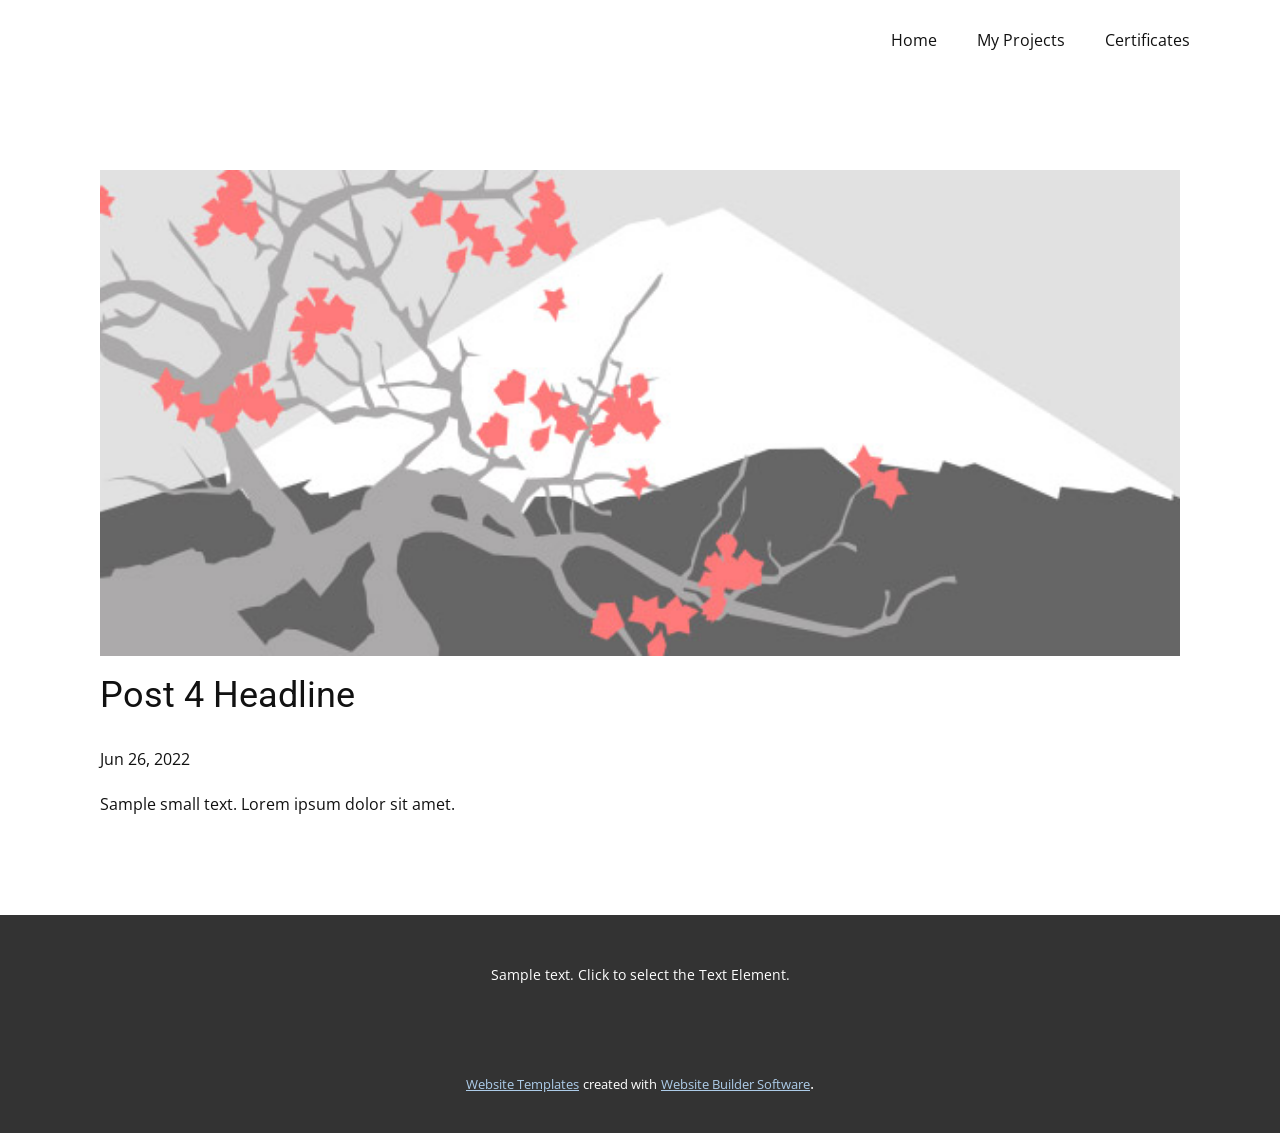
<file: blog/post-3.html>
<!doctype html>
<html style="font-size: 16px;" lang="en"><head>
    <meta name="viewport" content="width=device-width, initial-scale=1.0">
    <meta charset="utf-8">
    <meta name="keywords" content="Post 1 Headline">
    <meta name="description" content="">
    <title>Post 4 Headline</title>
    <link rel="stylesheet" href="../nicepage.css" media="screen">
<link rel="stylesheet" href="../Post-Template.css" media="screen">
    <script class="u-script" type="text/javascript" src="../jquery.js" defer=""></script>
    <script class="u-script" type="text/javascript" src="../nicepage.js" defer=""></script>
    <meta name="generator" content="Nicepage 4.13.4, nicepage.com">
    <link id="u-theme-google-font" rel="stylesheet" href="https://fonts.googleapis.com/css?family=Roboto:100,100i,300,300i,400,400i,500,500i,700,700i,900,900i|Open+Sans:300,300i,400,400i,500,500i,600,600i,700,700i,800,800i">
    
    
    <script type="application/ld+json">{
		"@context": "http://schema.org",
		"@type": "Organization",
		"name": ""
}</script>
    <meta name="theme-color" content="#478ac9">
  </head>
  <body class="u-body u-xl-mode"><header class="u-clearfix u-header u-header" id="sec-a03c"><div class="u-clearfix u-sheet u-sheet-1">
        <nav class="u-menu u-menu-dropdown u-offcanvas u-menu-1">
          <div class="menu-collapse" style="font-size: 1rem; letter-spacing: 0px;">
            <a class="u-button-style u-custom-left-right-menu-spacing u-custom-padding-bottom u-custom-top-bottom-menu-spacing u-nav-link u-text-active-palette-1-base u-text-hover-palette-2-base" href="#">
              <svg class="u-svg-link" viewBox="0 0 24 24"><use xmlns:xlink="http://www.w3.org/1999/xlink" xlink:href="#menu-hamburger"></use></svg>
              <svg class="u-svg-content" version="1.1" id="menu-hamburger" viewBox="0 0 16 16" x="0px" y="0px" xmlns:xlink="http://www.w3.org/1999/xlink" xmlns="http://www.w3.org/2000/svg"><g><rect y="1" width="16" height="2"></rect><rect y="7" width="16" height="2"></rect><rect y="13" width="16" height="2"></rect>
</g></svg>
            </a>
          </div>
          <div class="u-custom-menu u-nav-container">
            <ul class="u-nav u-unstyled u-nav-1"><li class="u-nav-item"><a class="u-button-style u-nav-link u-text-active-palette-1-base u-text-hover-palette-2-base" href="../Home.html" style="padding: 10px 20px;">Home</a>
</li><li class="u-nav-item"><a class="u-button-style u-nav-link u-text-active-palette-1-base u-text-hover-palette-2-base" href="../My-Projects.html" style="padding: 10px 20px;">My Projects</a>
</li><li class="u-nav-item"><a class="u-button-style u-nav-link u-text-active-palette-1-base u-text-hover-palette-2-base" href="../Certificates.html" style="padding: 10px 20px;">Certificates</a>
</li></ul>
          </div>
          <div class="u-custom-menu u-nav-container-collapse">
            <div class="u-black u-container-style u-inner-container-layout u-opacity u-opacity-95 u-sidenav">
              <div class="u-inner-container-layout u-sidenav-overflow">
                <div class="u-menu-close"></div>
                <ul class="u-align-center u-nav u-popupmenu-items u-unstyled u-nav-2"><li class="u-nav-item"><a class="u-button-style u-nav-link" href="../Home.html">Home</a>
</li><li class="u-nav-item"><a class="u-button-style u-nav-link" href="../My-Projects.html">My Projects</a>
</li><li class="u-nav-item"><a class="u-button-style u-nav-link" href="../Certificates.html">Certificates</a>
</li></ul>
              </div>
            </div>
            <div class="u-black u-menu-overlay u-opacity u-opacity-70"></div>
          </div>
        </nav>
      </div></header>
    <section class="u-align-center u-clearfix u-section-1" id="sec-2d20">
      <div class="u-clearfix u-sheet u-valign-middle-md u-valign-middle-sm u-valign-middle-xs u-sheet-1"><!--post_details--><!--post_details_options_json--><!--{"source":""}--><!--/post_details_options_json--><!--blog_post-->
        <div class="u-container-style u-expanded-width u-post-details u-post-details-1">
          <div class="u-container-layout u-valign-middle u-container-layout-1"><!--blog_post_image-->
            <img alt="" class="u-blog-control u-expanded-width u-image u-image-default u-image-1" src="[data-uri]"><!--/blog_post_image--><!--blog_post_header-->
            <h2 class="u-blog-control u-text u-text-1">Post 4 Headline</h2><!--/blog_post_header--><!--blog_post_metadata-->
            <div class="u-blog-control u-metadata u-metadata-1"><!--blog_post_metadata_date-->
              <span class="u-meta-date u-meta-icon">Jun 26, 2022</span><!--/blog_post_metadata_date--><!--blog_post_metadata_category-->
              <!--/blog_post_metadata_category--><!--blog_post_metadata_comments-->
              <!--/blog_post_metadata_comments-->
            </div><!--/blog_post_metadata--><!--blog_post_content-->
            <div class="u-align-justify u-blog-control u-post-content u-text u-text-2 fr-view">
  Sample small text. Lorem ipsum dolor sit amet.
  </div><!--/blog_post_content-->
          </div>
        </div><!--/blog_post--><!--/post_details-->
      </div>
    </section>
    
    
    <footer class="u-align-center u-clearfix u-footer u-grey-80 u-footer" id="sec-f68d"><div class="u-clearfix u-sheet u-sheet-1">
        <p class="u-small-text u-text u-text-variant u-text-1">Sample text. Click to select the Text Element.</p>
      </div></footer>
    <section class="u-backlink u-clearfix u-grey-80">
      <a class="u-link" href="https://nicepage.com/website-templates" target="_blank">
        <span>Website Templates</span>
      </a>
      <p class="u-text">
        <span>created with</span>
      </p>
      <a class="u-link" href="" target="_blank">
        <span>Website Builder Software</span>
      </a>. 
    </section>
  
</body></html>
</file>
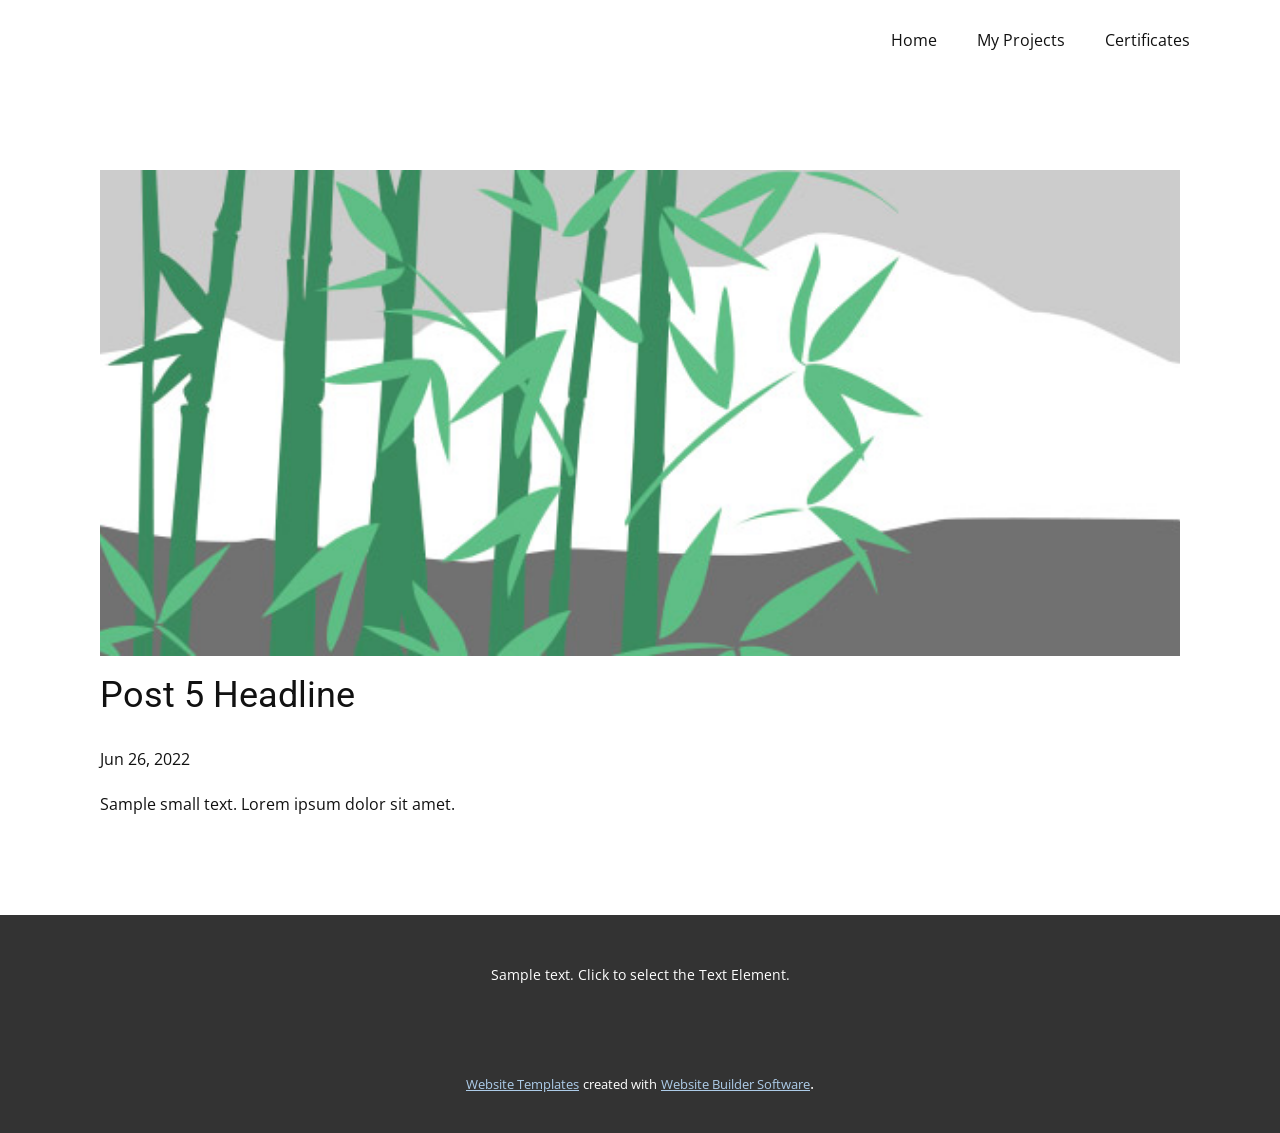
<file: blog/post-4.html>
<!doctype html>
<html style="font-size: 16px;" lang="en"><head>
    <meta name="viewport" content="width=device-width, initial-scale=1.0">
    <meta charset="utf-8">
    <meta name="keywords" content="Post 1 Headline">
    <meta name="description" content="">
    <title>Post 5 Headline</title>
    <link rel="stylesheet" href="../nicepage.css" media="screen">
<link rel="stylesheet" href="../Post-Template.css" media="screen">
    <script class="u-script" type="text/javascript" src="../jquery.js" defer=""></script>
    <script class="u-script" type="text/javascript" src="../nicepage.js" defer=""></script>
    <meta name="generator" content="Nicepage 4.13.4, nicepage.com">
    <link id="u-theme-google-font" rel="stylesheet" href="https://fonts.googleapis.com/css?family=Roboto:100,100i,300,300i,400,400i,500,500i,700,700i,900,900i|Open+Sans:300,300i,400,400i,500,500i,600,600i,700,700i,800,800i">
    
    
    <script type="application/ld+json">{
		"@context": "http://schema.org",
		"@type": "Organization",
		"name": ""
}</script>
    <meta name="theme-color" content="#478ac9">
  </head>
  <body class="u-body u-xl-mode"><header class="u-clearfix u-header u-header" id="sec-a03c"><div class="u-clearfix u-sheet u-sheet-1">
        <nav class="u-menu u-menu-dropdown u-offcanvas u-menu-1">
          <div class="menu-collapse" style="font-size: 1rem; letter-spacing: 0px;">
            <a class="u-button-style u-custom-left-right-menu-spacing u-custom-padding-bottom u-custom-top-bottom-menu-spacing u-nav-link u-text-active-palette-1-base u-text-hover-palette-2-base" href="#">
              <svg class="u-svg-link" viewBox="0 0 24 24"><use xmlns:xlink="http://www.w3.org/1999/xlink" xlink:href="#menu-hamburger"></use></svg>
              <svg class="u-svg-content" version="1.1" id="menu-hamburger" viewBox="0 0 16 16" x="0px" y="0px" xmlns:xlink="http://www.w3.org/1999/xlink" xmlns="http://www.w3.org/2000/svg"><g><rect y="1" width="16" height="2"></rect><rect y="7" width="16" height="2"></rect><rect y="13" width="16" height="2"></rect>
</g></svg>
            </a>
          </div>
          <div class="u-custom-menu u-nav-container">
            <ul class="u-nav u-unstyled u-nav-1"><li class="u-nav-item"><a class="u-button-style u-nav-link u-text-active-palette-1-base u-text-hover-palette-2-base" href="../Home.html" style="padding: 10px 20px;">Home</a>
</li><li class="u-nav-item"><a class="u-button-style u-nav-link u-text-active-palette-1-base u-text-hover-palette-2-base" href="../My-Projects.html" style="padding: 10px 20px;">My Projects</a>
</li><li class="u-nav-item"><a class="u-button-style u-nav-link u-text-active-palette-1-base u-text-hover-palette-2-base" href="../Certificates.html" style="padding: 10px 20px;">Certificates</a>
</li></ul>
          </div>
          <div class="u-custom-menu u-nav-container-collapse">
            <div class="u-black u-container-style u-inner-container-layout u-opacity u-opacity-95 u-sidenav">
              <div class="u-inner-container-layout u-sidenav-overflow">
                <div class="u-menu-close"></div>
                <ul class="u-align-center u-nav u-popupmenu-items u-unstyled u-nav-2"><li class="u-nav-item"><a class="u-button-style u-nav-link" href="../Home.html">Home</a>
</li><li class="u-nav-item"><a class="u-button-style u-nav-link" href="../My-Projects.html">My Projects</a>
</li><li class="u-nav-item"><a class="u-button-style u-nav-link" href="../Certificates.html">Certificates</a>
</li></ul>
              </div>
            </div>
            <div class="u-black u-menu-overlay u-opacity u-opacity-70"></div>
          </div>
        </nav>
      </div></header>
    <section class="u-align-center u-clearfix u-section-1" id="sec-2d20">
      <div class="u-clearfix u-sheet u-valign-middle-md u-valign-middle-sm u-valign-middle-xs u-sheet-1"><!--post_details--><!--post_details_options_json--><!--{"source":""}--><!--/post_details_options_json--><!--blog_post-->
        <div class="u-container-style u-expanded-width u-post-details u-post-details-1">
          <div class="u-container-layout u-valign-middle u-container-layout-1"><!--blog_post_image-->
            <img alt="" class="u-blog-control u-expanded-width u-image u-image-default u-image-1" src="[data-uri]"><!--/blog_post_image--><!--blog_post_header-->
            <h2 class="u-blog-control u-text u-text-1">Post 5 Headline</h2><!--/blog_post_header--><!--blog_post_metadata-->
            <div class="u-blog-control u-metadata u-metadata-1"><!--blog_post_metadata_date-->
              <span class="u-meta-date u-meta-icon">Jun 26, 2022</span><!--/blog_post_metadata_date--><!--blog_post_metadata_category-->
              <!--/blog_post_metadata_category--><!--blog_post_metadata_comments-->
              <!--/blog_post_metadata_comments-->
            </div><!--/blog_post_metadata--><!--blog_post_content-->
            <div class="u-align-justify u-blog-control u-post-content u-text u-text-2 fr-view">
  Sample small text. Lorem ipsum dolor sit amet.
  </div><!--/blog_post_content-->
          </div>
        </div><!--/blog_post--><!--/post_details-->
      </div>
    </section>
    
    
    <footer class="u-align-center u-clearfix u-footer u-grey-80 u-footer" id="sec-f68d"><div class="u-clearfix u-sheet u-sheet-1">
        <p class="u-small-text u-text u-text-variant u-text-1">Sample text. Click to select the Text Element.</p>
      </div></footer>
    <section class="u-backlink u-clearfix u-grey-80">
      <a class="u-link" href="https://nicepage.com/website-templates" target="_blank">
        <span>Website Templates</span>
      </a>
      <p class="u-text">
        <span>created with</span>
      </p>
      <a class="u-link" href="" target="_blank">
        <span>Website Builder Software</span>
      </a>. 
    </section>
  
</body></html>
</file>
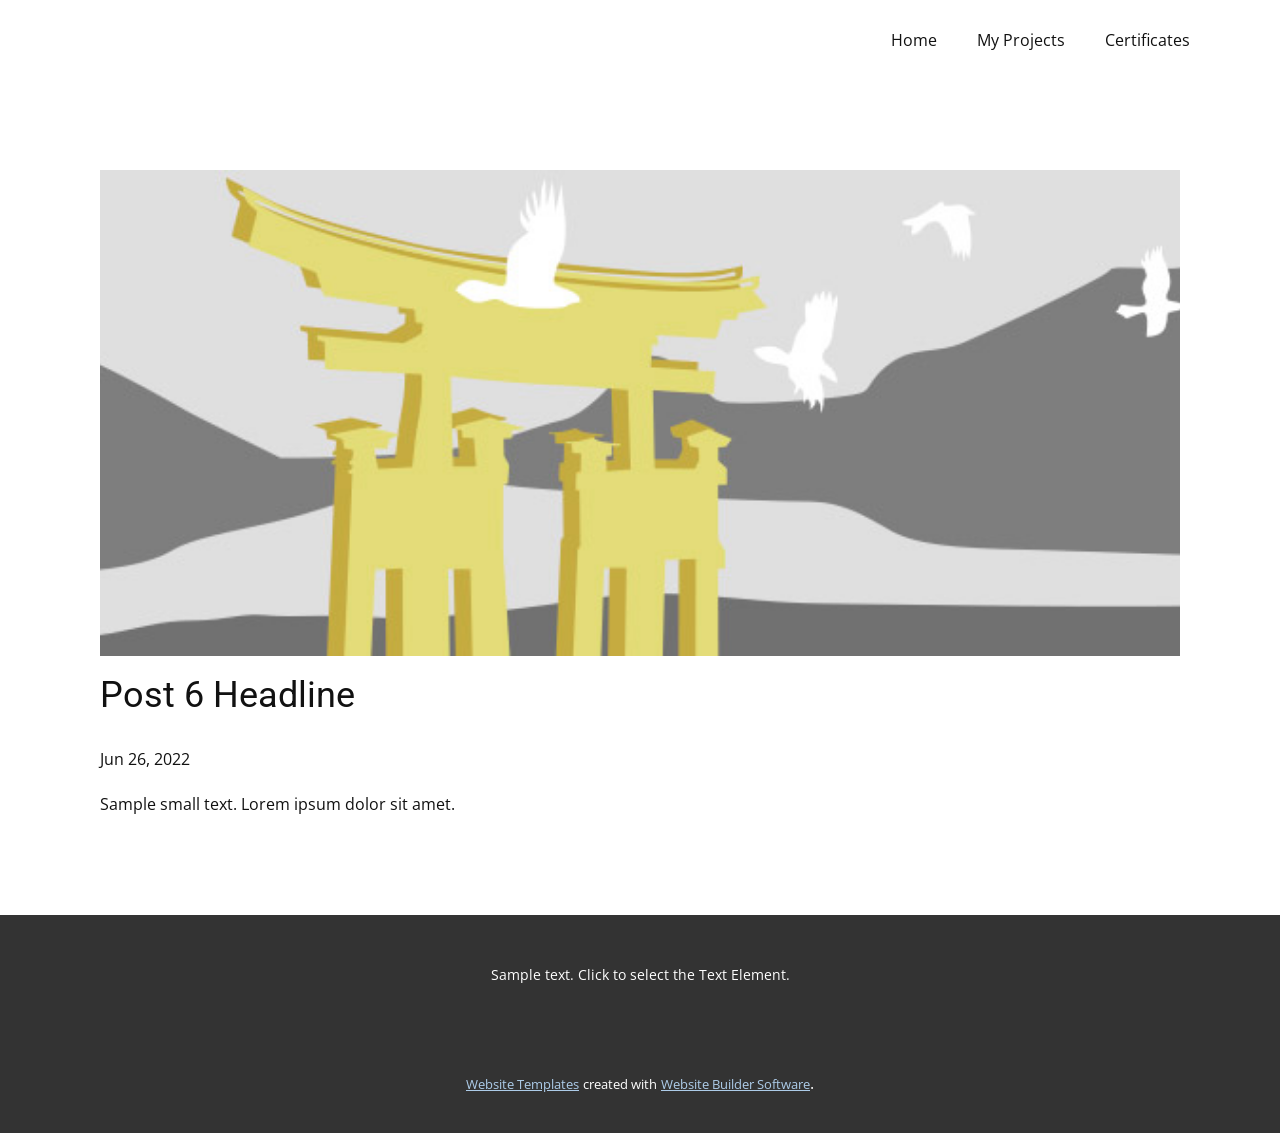
<file: blog/post-5.html>
<!doctype html>
<html style="font-size: 16px;" lang="en"><head>
    <meta name="viewport" content="width=device-width, initial-scale=1.0">
    <meta charset="utf-8">
    <meta name="keywords" content="Post 1 Headline">
    <meta name="description" content="">
    <title>Post 6 Headline</title>
    <link rel="stylesheet" href="../nicepage.css" media="screen">
<link rel="stylesheet" href="../Post-Template.css" media="screen">
    <script class="u-script" type="text/javascript" src="../jquery.js" defer=""></script>
    <script class="u-script" type="text/javascript" src="../nicepage.js" defer=""></script>
    <meta name="generator" content="Nicepage 4.13.4, nicepage.com">
    <link id="u-theme-google-font" rel="stylesheet" href="https://fonts.googleapis.com/css?family=Roboto:100,100i,300,300i,400,400i,500,500i,700,700i,900,900i|Open+Sans:300,300i,400,400i,500,500i,600,600i,700,700i,800,800i">
    
    
    <script type="application/ld+json">{
		"@context": "http://schema.org",
		"@type": "Organization",
		"name": ""
}</script>
    <meta name="theme-color" content="#478ac9">
  </head>
  <body class="u-body u-xl-mode"><header class="u-clearfix u-header u-header" id="sec-a03c"><div class="u-clearfix u-sheet u-sheet-1">
        <nav class="u-menu u-menu-dropdown u-offcanvas u-menu-1">
          <div class="menu-collapse" style="font-size: 1rem; letter-spacing: 0px;">
            <a class="u-button-style u-custom-left-right-menu-spacing u-custom-padding-bottom u-custom-top-bottom-menu-spacing u-nav-link u-text-active-palette-1-base u-text-hover-palette-2-base" href="#">
              <svg class="u-svg-link" viewBox="0 0 24 24"><use xmlns:xlink="http://www.w3.org/1999/xlink" xlink:href="#menu-hamburger"></use></svg>
              <svg class="u-svg-content" version="1.1" id="menu-hamburger" viewBox="0 0 16 16" x="0px" y="0px" xmlns:xlink="http://www.w3.org/1999/xlink" xmlns="http://www.w3.org/2000/svg"><g><rect y="1" width="16" height="2"></rect><rect y="7" width="16" height="2"></rect><rect y="13" width="16" height="2"></rect>
</g></svg>
            </a>
          </div>
          <div class="u-custom-menu u-nav-container">
            <ul class="u-nav u-unstyled u-nav-1"><li class="u-nav-item"><a class="u-button-style u-nav-link u-text-active-palette-1-base u-text-hover-palette-2-base" href="../Home.html" style="padding: 10px 20px;">Home</a>
</li><li class="u-nav-item"><a class="u-button-style u-nav-link u-text-active-palette-1-base u-text-hover-palette-2-base" href="../My-Projects.html" style="padding: 10px 20px;">My Projects</a>
</li><li class="u-nav-item"><a class="u-button-style u-nav-link u-text-active-palette-1-base u-text-hover-palette-2-base" href="../Certificates.html" style="padding: 10px 20px;">Certificates</a>
</li></ul>
          </div>
          <div class="u-custom-menu u-nav-container-collapse">
            <div class="u-black u-container-style u-inner-container-layout u-opacity u-opacity-95 u-sidenav">
              <div class="u-inner-container-layout u-sidenav-overflow">
                <div class="u-menu-close"></div>
                <ul class="u-align-center u-nav u-popupmenu-items u-unstyled u-nav-2"><li class="u-nav-item"><a class="u-button-style u-nav-link" href="../Home.html">Home</a>
</li><li class="u-nav-item"><a class="u-button-style u-nav-link" href="../My-Projects.html">My Projects</a>
</li><li class="u-nav-item"><a class="u-button-style u-nav-link" href="../Certificates.html">Certificates</a>
</li></ul>
              </div>
            </div>
            <div class="u-black u-menu-overlay u-opacity u-opacity-70"></div>
          </div>
        </nav>
      </div></header>
    <section class="u-align-center u-clearfix u-section-1" id="sec-2d20">
      <div class="u-clearfix u-sheet u-valign-middle-md u-valign-middle-sm u-valign-middle-xs u-sheet-1"><!--post_details--><!--post_details_options_json--><!--{"source":""}--><!--/post_details_options_json--><!--blog_post-->
        <div class="u-container-style u-expanded-width u-post-details u-post-details-1">
          <div class="u-container-layout u-valign-middle u-container-layout-1"><!--blog_post_image-->
            <img alt="" class="u-blog-control u-expanded-width u-image u-image-default u-image-1" src="[data-uri]"><!--/blog_post_image--><!--blog_post_header-->
            <h2 class="u-blog-control u-text u-text-1">Post 6 Headline</h2><!--/blog_post_header--><!--blog_post_metadata-->
            <div class="u-blog-control u-metadata u-metadata-1"><!--blog_post_metadata_date-->
              <span class="u-meta-date u-meta-icon">Jun 26, 2022</span><!--/blog_post_metadata_date--><!--blog_post_metadata_category-->
              <!--/blog_post_metadata_category--><!--blog_post_metadata_comments-->
              <!--/blog_post_metadata_comments-->
            </div><!--/blog_post_metadata--><!--blog_post_content-->
            <div class="u-align-justify u-blog-control u-post-content u-text u-text-2 fr-view">
  Sample small text. Lorem ipsum dolor sit amet.
  </div><!--/blog_post_content-->
          </div>
        </div><!--/blog_post--><!--/post_details-->
      </div>
    </section>
    
    
    <footer class="u-align-center u-clearfix u-footer u-grey-80 u-footer" id="sec-f68d"><div class="u-clearfix u-sheet u-sheet-1">
        <p class="u-small-text u-text u-text-variant u-text-1">Sample text. Click to select the Text Element.</p>
      </div></footer>
    <section class="u-backlink u-clearfix u-grey-80">
      <a class="u-link" href="https://nicepage.com/website-templates" target="_blank">
        <span>Website Templates</span>
      </a>
      <p class="u-text">
        <span>created with</span>
      </p>
      <a class="u-link" href="" target="_blank">
        <span>Website Builder Software</span>
      </a>. 
    </section>
  
</body></html>
</file>
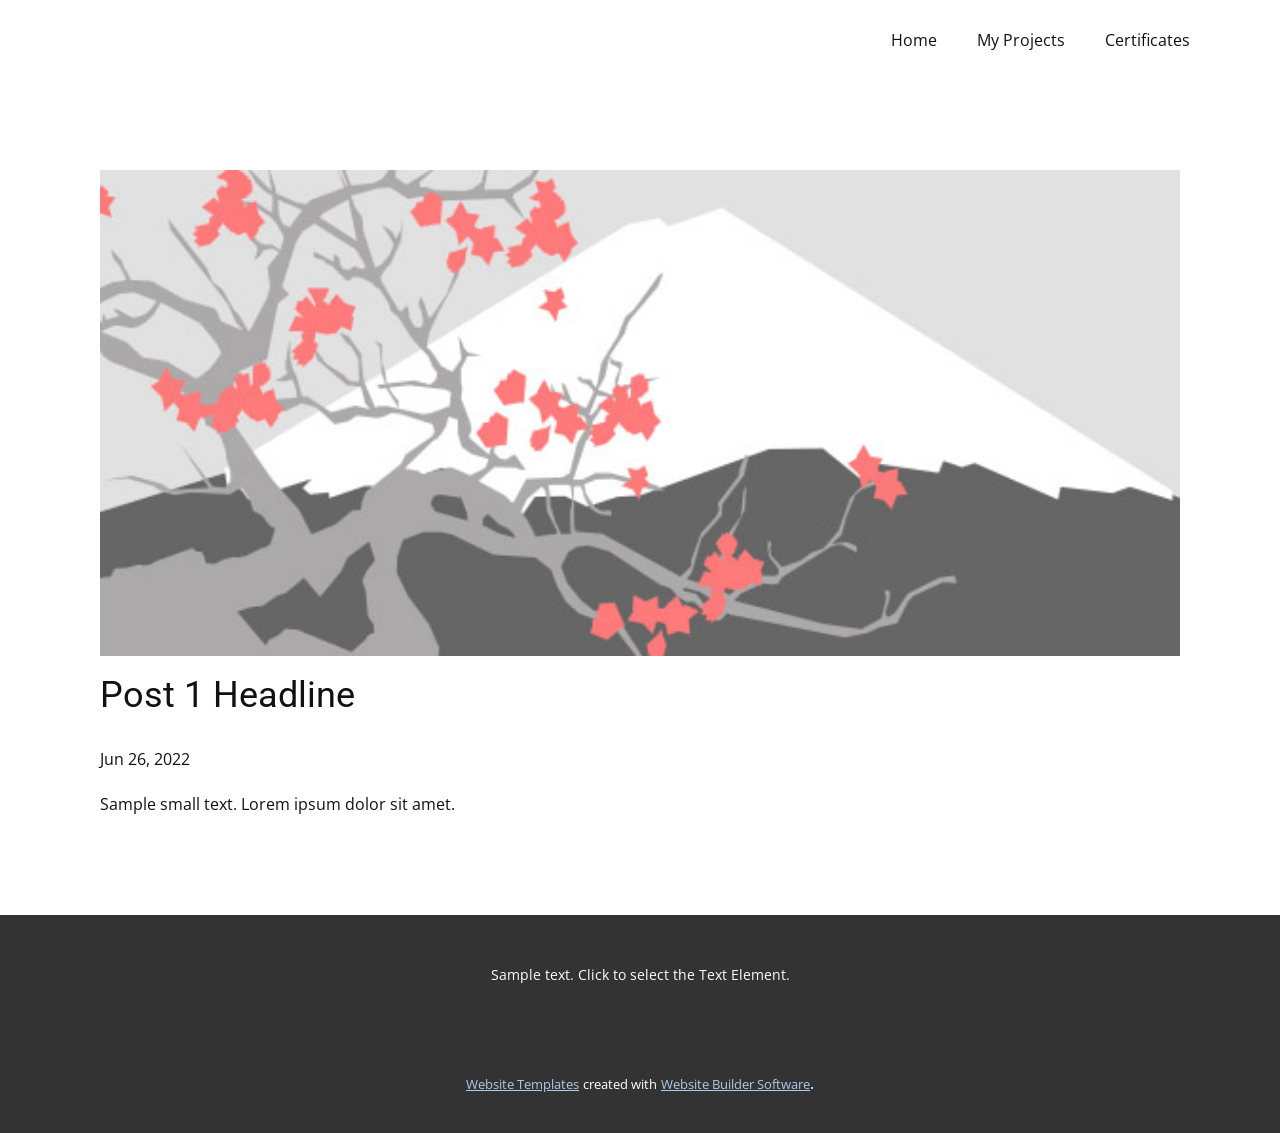
<file: blog/post.html>
<!doctype html>
<html style="font-size: 16px;" lang="en"><head>
    <meta name="viewport" content="width=device-width, initial-scale=1.0">
    <meta charset="utf-8">
    <meta name="keywords" content="Post 1 Headline">
    <meta name="description" content="">
    <title>Post 1 Headline</title>
    <link rel="stylesheet" href="../nicepage.css" media="screen">
<link rel="stylesheet" href="../Post-Template.css" media="screen">
    <script class="u-script" type="text/javascript" src="../jquery.js" defer=""></script>
    <script class="u-script" type="text/javascript" src="../nicepage.js" defer=""></script>
    <meta name="generator" content="Nicepage 4.13.4, nicepage.com">
    <link id="u-theme-google-font" rel="stylesheet" href="https://fonts.googleapis.com/css?family=Roboto:100,100i,300,300i,400,400i,500,500i,700,700i,900,900i|Open+Sans:300,300i,400,400i,500,500i,600,600i,700,700i,800,800i">
    
    
    <script type="application/ld+json">{
		"@context": "http://schema.org",
		"@type": "Organization",
		"name": ""
}</script>
    <meta name="theme-color" content="#478ac9">
  </head>
  <body class="u-body u-xl-mode"><header class="u-clearfix u-header u-header" id="sec-a03c"><div class="u-clearfix u-sheet u-sheet-1">
        <nav class="u-menu u-menu-dropdown u-offcanvas u-menu-1">
          <div class="menu-collapse" style="font-size: 1rem; letter-spacing: 0px;">
            <a class="u-button-style u-custom-left-right-menu-spacing u-custom-padding-bottom u-custom-top-bottom-menu-spacing u-nav-link u-text-active-palette-1-base u-text-hover-palette-2-base" href="#">
              <svg class="u-svg-link" viewBox="0 0 24 24"><use xmlns:xlink="http://www.w3.org/1999/xlink" xlink:href="#menu-hamburger"></use></svg>
              <svg class="u-svg-content" version="1.1" id="menu-hamburger" viewBox="0 0 16 16" x="0px" y="0px" xmlns:xlink="http://www.w3.org/1999/xlink" xmlns="http://www.w3.org/2000/svg"><g><rect y="1" width="16" height="2"></rect><rect y="7" width="16" height="2"></rect><rect y="13" width="16" height="2"></rect>
</g></svg>
            </a>
          </div>
          <div class="u-custom-menu u-nav-container">
            <ul class="u-nav u-unstyled u-nav-1"><li class="u-nav-item"><a class="u-button-style u-nav-link u-text-active-palette-1-base u-text-hover-palette-2-base" href="../Home.html" style="padding: 10px 20px;">Home</a>
</li><li class="u-nav-item"><a class="u-button-style u-nav-link u-text-active-palette-1-base u-text-hover-palette-2-base" href="../My-Projects.html" style="padding: 10px 20px;">My Projects</a>
</li><li class="u-nav-item"><a class="u-button-style u-nav-link u-text-active-palette-1-base u-text-hover-palette-2-base" href="../Certificates.html" style="padding: 10px 20px;">Certificates</a>
</li></ul>
          </div>
          <div class="u-custom-menu u-nav-container-collapse">
            <div class="u-black u-container-style u-inner-container-layout u-opacity u-opacity-95 u-sidenav">
              <div class="u-inner-container-layout u-sidenav-overflow">
                <div class="u-menu-close"></div>
                <ul class="u-align-center u-nav u-popupmenu-items u-unstyled u-nav-2"><li class="u-nav-item"><a class="u-button-style u-nav-link" href="../Home.html">Home</a>
</li><li class="u-nav-item"><a class="u-button-style u-nav-link" href="../My-Projects.html">My Projects</a>
</li><li class="u-nav-item"><a class="u-button-style u-nav-link" href="../Certificates.html">Certificates</a>
</li></ul>
              </div>
            </div>
            <div class="u-black u-menu-overlay u-opacity u-opacity-70"></div>
          </div>
        </nav>
      </div></header>
    <section class="u-align-center u-clearfix u-section-1" id="sec-2d20">
      <div class="u-clearfix u-sheet u-valign-middle-md u-valign-middle-sm u-valign-middle-xs u-sheet-1"><!--post_details--><!--post_details_options_json--><!--{"source":""}--><!--/post_details_options_json--><!--blog_post-->
        <div class="u-container-style u-expanded-width u-post-details u-post-details-1">
          <div class="u-container-layout u-valign-middle u-container-layout-1"><!--blog_post_image-->
            <img alt="" class="u-blog-control u-expanded-width u-image u-image-default u-image-1" src="[data-uri]"><!--/blog_post_image--><!--blog_post_header-->
            <h2 class="u-blog-control u-text u-text-1">Post 1 Headline</h2><!--/blog_post_header--><!--blog_post_metadata-->
            <div class="u-blog-control u-metadata u-metadata-1"><!--blog_post_metadata_date-->
              <span class="u-meta-date u-meta-icon">Jun 26, 2022</span><!--/blog_post_metadata_date--><!--blog_post_metadata_category-->
              <!--/blog_post_metadata_category--><!--blog_post_metadata_comments-->
              <!--/blog_post_metadata_comments-->
            </div><!--/blog_post_metadata--><!--blog_post_content-->
            <div class="u-align-justify u-blog-control u-post-content u-text u-text-2 fr-view">
  Sample small text. Lorem ipsum dolor sit amet.
  </div><!--/blog_post_content-->
          </div>
        </div><!--/blog_post--><!--/post_details-->
      </div>
    </section>
    
    
    <footer class="u-align-center u-clearfix u-footer u-grey-80 u-footer" id="sec-f68d"><div class="u-clearfix u-sheet u-sheet-1">
        <p class="u-small-text u-text u-text-variant u-text-1">Sample text. Click to select the Text Element.</p>
      </div></footer>
    <section class="u-backlink u-clearfix u-grey-80">
      <a class="u-link" href="https://nicepage.com/website-templates" target="_blank">
        <span>Website Templates</span>
      </a>
      <p class="u-text">
        <span>created with</span>
      </p>
      <a class="u-link" href="" target="_blank">
        <span>Website Builder Software</span>
      </a>. 
    </section>
  
</body></html>
</file>
<file: assets/css/flaticon.css>
@font-face {
    font-family: "flaticon";
    src: url("../fonts/flaticon.ttf") format("truetype"),
url("./flaticon.woff") format("woff"),
url("./flaticon.woff2") format("woff2"),
url("./flaticon.eot") format("embedded-opentype"),
url("./flaticon.svg") format("svg");
}

i[class^="flaticon-"]:before, i[class*=" flaticon-"]:before {
    font-family: flaticon !important;
    font-style: normal;
    font-weight: normal !important;
    font-variant: normal;
    text-transform: none;
    line-height: 1;
    -webkit-font-smoothing: antialiased;
    -moz-osx-font-smoothing: grayscale;
}

.flaticon-industrial-robot:before {
    content: "\f101";
}
.flaticon-industrial:before {
    content: "\f102";
}
.flaticon-manufacturing:before {
    content: "\f103";
}
.flaticon-helmet:before {
    content: "\f104";
}
.flaticon-container:before {
    content: "\f105";
}
.flaticon-windmill:before {
    content: "\f106";
}
.flaticon-plus:before {
    content: "\f107";
}
.flaticon-right-arrow:before {
    content: "\f108";
}
.flaticon-play:before {
    content: "\f109";
}
.flaticon-facebook:before {
    content: "\f10a";
}
.flaticon-twitter:before {
    content: "\f10b";
}
.flaticon-youtube:before {
    content: "\f10c";
}
.flaticon-pinterest:before {
    content: "\f10d";
}
.flaticon-spotify:before {
    content: "\f10e";
}
.flaticon-linkedin:before {
    content: "\f10f";
}
.flaticon-behance:before {
    content: "\f110";
}
.flaticon-skype:before {
    content: "\f111";
}
.flaticon-whatsapp:before {
    content: "\f112";
}
.flaticon-calendar:before {
    content: "\f113";
}
.flaticon-envelope:before {
    content: "\f114";
}
.flaticon-engineering:before {
    content: "\f115";
}
.flaticon-industrial-robot-1:before {
    content: "\f116";
}
.flaticon-pushcart:before {
    content: "\f117";
}
.flaticon-industrial-robot-2:before {
    content: "\f118";
}
.flaticon-worker:before {
    content: "\f119";
}
.flaticon-chip:before {
    content: "\f11a";
}
.flaticon-container-1:before {
    content: "\f11b";
}
.flaticon-lever:before {
    content: "\f11c";
}
.flaticon-warehouse:before {
    content: "\f11d";
}
.flaticon-tank-truck:before {
    content: "\f11e";
}
.flaticon-crusher:before {
    content: "\f11f";
}
.flaticon-pumpjack:before {
    content: "\f120";
}
.flaticon-factory:before {
    content: "\f121";
}
.flaticon-stock:before {
    content: "\f122";
}
.flaticon-nuclear:before {
    content: "\f123";
}
.flaticon-conveyor-belt:before {
    content: "\f124";
}
.flaticon-left-arrow:before {
    content: "\f125";
}
.flaticon-location-pin:before {
    content: "\f126";
}
.flaticon-timer:before {
    content: "\f127";
}
.flaticon-tick:before {
    content: "\f128";
}
.flaticon-download:before {
    content: "\f129";
}
.flaticon-ai:before {
    content: "\f12a";
}
.flaticon-telephone-call:before {
    content: "\f12b";
}
.flaticon-envelope-1:before {
    content: "\f12c";
}
.flaticon-open-book:before {
    content: "\f12d";
}
.flaticon-book:before {
    content: "\f12e";
}
.flaticon-open-book-1:before {
    content: "\f12f";
}
.flaticon-menu:before {
    content: "\f130";
}
.flaticon-quote:before {
    content: "\f131";
}
.flaticon-pen:before {
    content: "\f132";
}
.flaticon-network:before {
    content: "\f133";
}
.flaticon-pencil:before {
    content: "\f134";
}
.flaticon-social-marketing:before {
    content: "\f135";
}
.flaticon-view:before {
    content: "\f136";
}
.flaticon-conversation:before {
    content: "\f137";
}
.flaticon-chat:before {
    content: "\f138";
}
.flaticon-send:before {
    content: "\f139";
}
.flaticon-arrow:before {
    content: "\f13a";
}
.flaticon-arrow-1:before {
    content: "\f13b";
}
.flaticon-globe:before {
    content: "\f13c";
}
.flaticon-share:before {
    content: "\f13d";
}
.flaticon-reply:before {
    content: "\f13e";
}
.flaticon-user:before {
    content: "\f13f";
}
.flaticon-share-1:before {
    content: "\f140";
}
.flaticon-reply-1:before {
    content: "\f141";
}
.flaticon-user-1:before {
    content: "\f142";
}
.flaticon-share-2:before {
    content: "\f143";
}
.flaticon-location:before {
    content: "\f144";
}
.flaticon-pin:before {
    content: "\f145";
}
.flaticon-email:before {
    content: "\f146";
}
.flaticon-email-1:before {
    content: "\f147";
}
.flaticon-phone:before {
    content: "\f148";
}
</file>
<file: assets/css/main.css>
/*-----------------------------------------------------------------------------------

    Version: 1.0

-----------------------------------------------------------------------------------

/************ TABLE OF CONTENTS ***************

01. Theme Default Css
02. BS Grid css
03. buttons css
04. modal css
05. section-title css
06. preloader css
07. pogress css
08. cursor css
09. header css
10. hero css
11. service css
12. about css
13. portfolio css
14. testimonials css
15. client css
16. blog css
17. contact css
18. footer css


**********************************************/
/*----------------------------------------*/
/*  01. TTheme Default Css Start
/*----------------------------------------*/
@import url("https://fonts.googleapis.com/css2?family=Poppins:ital,wght@0,100;0,200;0,300;0,400;0,500;0,600;0,700;0,800;0,900;1,100;1,200;1,300;1,400;1,500;1,600;1,700;1,800;1,900&family=Rubik:ital,wght@0,300;0,400;0,500;0,600;0,700;0,800;0,900;1,300;1,400;1,500;1,600;1,700;1,800;1,900&display=swap");
:root {
  /** @font family declaration */
  --cf-ff-body: 'Rubik', sans-serif;
  --cf-ff-heading: 'Poppins', sans-serif;
  --cf-ff-subheading: 'Poppins', sans-serif;
  --cf-ff-p: 'Rubik', sans-serif;
  --cf-ff-fontawesome: "Font Awesome 6 Pro";
  /** @color declaration */
  --cf-theme-primary: #676cdb;
  --cf-theme-secondary: #f05223;
  --cf-theme-purple: #150b2f;
  --cf-theme-white: #ffffff;
  --cf-theme-dark: #212025;
  --cf-theme-hero-bg: #212025;
  --cf-grey-dark: #212121;
  --cf-grey-light: #a6a6a6;
  --cf-text-body: #9f9f9f;
  --cf-text-1: #000;
  --cf-border-1: #f7f7f7;
  /** @font weight declaration */
  --cf-fw-normal: normal;
  --cf-fw-elight: 200;
  --cf-fw-light: 300;
  --cf-fw-regular: 400;
  --cf-fw-medium: 500;
  --cf-fw-sbold: 600;
  --cf-fw-bold: 700;
  --cf-fw-ebold: 800;
  --cf-fw-black: 900;
  /** @font size declaration */
  --cf-fs-body: 18px;
  --cf-fs-p: 18px;
  --cf-fs-h1: 72px;
  --cf-fs-h2: 48px;
  --cf-fs-h3: 24px;
  --cf-fs-h4: 22px;
  --cf-fs-h5: 18px;
  --cf-fs-h6: 14px;
}

* {
  margin: 0;
  padding: 0;
  -webkit-box-sizing: border-box;
          box-sizing: border-box;
}

html {
  -webkit-box-sizing: border-box;
  box-sizing: border-box;
  -ms-overflow-style: scrollbar;
}

*,
*::before,
*::after {
  -webkit-box-sizing: inherit;
  box-sizing: inherit;
}

/*---------------------------------
    typography css start 
---------------------------------*/
body {
  font-family: var(--cf-ff-body);
  font-size: var(--cf-fs-body);
  font-weight: normal;
  color: var(--cf-text-body);
  line-height: 1.5;
}

a {
  text-decoration: none;
}

h1,
h2,
h5,
h6 {
  font-family: var(--cf-ff-heading);
  color: var(--cf-heading-primary);
  margin-top: 0px;
  font-weight: var(--cf-fw-sbold);
  line-height: 1.2;
}

h4,
h3 {
  font-weight: var(--cf-fw-medium);
}

h1 {
  font-size: var(--cf-fs-h1);
}
@media only screen and (min-width: 768px) and (max-width: 991px) {
  h1 {
    font-size: 60px;
    line-height: 1.3;
  }
}
@media (max-width: 575px), only screen and (min-width: 576px) and (max-width: 767px) {
  h1 {
    font-size: 50px;
    line-height: 1.3;
  }
}

h2 {
  font-size: var(--cf-fs-h2);
}
@media only screen and (min-width: 768px) and (max-width: 991px) {
  h2 {
    font-size: 36px;
    line-height: 1.3;
  }
}
@media (max-width: 575px) {
  h2 {
    font-size: 26px;
    line-height: 1.3;
  }
}

h3 {
  font-size: var(--cf-fs-h3);
}
@media only screen and (min-width: 768px) and (max-width: 991px), only screen and (min-width: 576px) and (max-width: 767px), (max-width: 575px) {
  h3 {
    font-size: 22px;
  }
}

h4 {
  font-size: var(--cf-fs-h4);
}

h5 {
  font-size: var(--cf-fs-h5);
}

h6 {
  font-size: var(--cf-fs-h6);
}

ul {
  margin: 0px;
  padding: 0px;
  list-style: none;
}

p {
  font-family: var(--cf-ff-p);
  font-size: var(--cf-fs-p);
  font-weight: var(--cf-fw-normal);
  color: var(--cf-text-body);
  margin-bottom: 15px;
  line-height: 27px;
}

a:focus,
.button:focus {
  text-decoration: none;
  outline: none;
}

a:focus,
a:hover {
  color: inherit;
  text-decoration: none;
}

a,
button {
  color: inherit;
  outline: none;
  border: none;
  background: transparent;
}

button:hover {
  cursor: pointer;
}

button:focus {
  outline: 0;
  border: 0;
}

.uppercase {
  text-transform: uppercase;
}

.capitalize {
  text-transform: capitalize;
}

input,
textarea {
  outline: none;
}

input[type=color] {
  appearance: none;
  -moz-appearance: none;
  -webkit-appearance: none;
  background: none;
  border: 0;
  cursor: pointer;
  height: 100%;
  width: 100%;
  padding: 0;
  border-radius: 50%;
}

*::-moz-selection {
  background: var(--cf-common-black);
  color: var(--cf-common-white);
  text-shadow: none;
}

::-moz-selection {
  background: var(--cf-common-black);
  color: var(--cf-common-white);
  text-shadow: none;
}

::selection {
  background: var(--cf-theme-dark);
  color: var(--cf-theme-white);
  text-shadow: none;
}

*::-moz-placeholder {
  color: var(--cf-common-black);
  font-size: var(--cf-fs-body);
  opacity: 1;
}

*::-webkit-input-placeholder {
  color: var(--cf-common-black);
  font-size: var(--cf-fs-body);
  opacity: 1;
}

*:-ms-input-placeholder {
  color: var(--cf-common-black);
  font-size: var(--cf-fs-body);
  opacity: 1;
}

*::-ms-input-placeholder {
  color: var(--cf-common-black);
  font-size: var(--cf-fs-body);
  opacity: 1;
}

*::placeholder {
  color: var(--cf-common-black);
  font-size: var(--cf-fs-body);
  opacity: 1;
}

/*---------------------------------
    common classes css start 
---------------------------------*/
img {
  max-width: 100%;
  height: auto;
}

.d-flex {
  display: -webkit-box;
  display: -ms-flexbox;
  display: flex;
}

.w-100 {
  width: 100%;
}

.social-icons a {
  margin-right: 10px;
}

.c-pointer {
  cursor: pointer;
}

.align-center {
  -webkit-box-align: center;
      -ms-flex-align: center;
          align-items: center;
}

.align-end {
  -webkit-box-align: end;
      -ms-flex-align: end;
          align-items: end;
}

.align-start {
  -webkit-box-align: start;
      -ms-flex-align: start;
          align-items: start;
}

.content-center {
  -webkit-box-pack: center;
      -ms-flex-pack: center;
          justify-content: center;
}

.content-end {
  -webkit-box-pack: end;
      -ms-flex-pack: end;
          justify-content: end;
}

.content-start {
  -webkit-box-pack: start;
      -ms-flex-pack: start;
          justify-content: start;
}

.content-space-between {
  -webkit-box-pack: justify;
      -ms-flex-pack: justify;
          justify-content: space-between;
}

.content-space-around {
  -ms-flex-pack: distribute;
      justify-content: space-around;
}

.position-absolute {
  position: absolute;
}

.position-fixed {
  position: fixed;
}

.position-relative {
  position: relative;
}

.position-sticky {
  position: sticky;
}

.position-unset {
  position: unset;
}

.text-primary {
  color: #676cdb;
}

.bg-primary {
  background-color: #676cdb;
}

.text-secondary {
  color: #f05223;
}

.bg-secondary {
  background-color: #f05223;
}

.text-purple {
  color: #150b2f;
}

.bg-purple {
  background-color: #150b2f;
}

.text-white {
  color: #ffffff;
}

.bg-white {
  background-color: #ffffff;
}

.text-dark {
  color: #212025;
}

.bg-dark {
  background-color: #212025;
}

.text-hero-bg {
  color: #212025;
}

.bg-hero-bg {
  background-color: #212025;
}

.text-dark {
  color: #212121;
}

.bg-dark {
  background-color: #212121;
}

.text-light {
  color: #a6a6a6;
}

.bg-light {
  background-color: #a6a6a6;
}

.text-body {
  color: #9f9f9f;
}

.bg-body {
  background-color: #9f9f9f;
}

.text-1 {
  color: #000;
}

.bg-1 {
  background-color: #000;
}

.text-1 {
  color: #f7f7f7;
}

.bg-1 {
  background-color: #f7f7f7;
}

.font-18px {
  font-size: 18px;
}

.font-18px {
  font-size: 18px;
}

.font-72px {
  font-size: 72px;
}

.font-48px {
  font-size: 48px;
}

.font-24px {
  font-size: 24px;
}

.font-22px {
  font-size: 22px;
}

.font-18px {
  font-size: 18px;
}

.font-14px {
  font-size: 14px;
}

/*----------------------------------------*/
/*  02. BS Grid Css Start
/*----------------------------------------*/
.container {
  margin-right: auto;
  margin-left: auto;
  padding-right: 15px;
  padding-left: 15px;
}

@media (min-width: 576px) {
  .container {
    padding-right: 15px;
    padding-left: 15px;
  }
}
@media (min-width: 768px) {
  .container {
    padding-right: 15px;
    padding-left: 15px;
  }
}
@media (min-width: 992px) {
  .container {
    padding-right: 15px;
    padding-left: 15px;
  }
}
@media (min-width: 1200px) {
  .container {
    padding-right: 15px;
    padding-left: 15px;
  }
}
@media (min-width: 576px) {
  .container {
    width: 540px;
    max-width: 100%;
  }
}
@media (min-width: 768px) {
  .container {
    width: 720px;
    max-width: 100%;
  }
}
@media (min-width: 992px) {
  .container {
    width: 960px;
    max-width: 100%;
  }
}
@media (min-width: 1200px) {
  .container {
    width: 1140px;
    max-width: 100%;
  }
}
@media (min-width: 1400px) {
  .container {
    width: 1360px;
    max-width: 100%;
  }
}
.container-fluid {
  width: 100%;
  margin-right: auto;
  margin-left: auto;
  padding-right: 15px;
  padding-left: 15px;
}

@media (min-width: 576px) {
  .container-fluid {
    padding-right: 15px;
    padding-left: 15px;
  }
}
@media (min-width: 768px) {
  .container-fluid {
    padding-right: 15px;
    padding-left: 15px;
  }
}
@media (min-width: 992px) {
  .container-fluid {
    padding-right: 15px;
    padding-left: 15px;
  }
}
@media (min-width: 1200px) {
  .container-fluid {
    padding-right: 15px;
    padding-left: 15px;
  }
}
.row {
  display: -webkit-box;
  display: -ms-flexbox;
  display: flex;
  -ms-flex-wrap: wrap;
  flex-wrap: wrap;
  margin-right: -15px;
  margin-left: -15px;
}

@media (min-width: 576px) {
  .row {
    margin-right: -15px;
    margin-left: -15px;
  }
}
@media (min-width: 768px) {
  .row {
    margin-right: -15px;
    margin-left: -15px;
  }
}
@media (min-width: 992px) {
  .row {
    margin-right: -15px;
    margin-left: -15px;
  }
}
@media (min-width: 1200px) {
  .row {
    margin-right: -15px;
    margin-left: -15px;
  }
}
.no-gutters {
  margin-right: 0;
  margin-left: 0;
}

.no-gutters > .col,
.no-gutters > [class*=col-] {
  padding-right: 0;
  padding-left: 0;
}

.col-1,
.col-2,
.col-3,
.col-4,
.col-5,
.col-6,
.col-7,
.col-8,
.col-9,
.col-10,
.col-11,
.col-12,
.col,
.col-auto,
.col-sm-1,
.col-sm-2,
.col-sm-3,
.col-sm-4,
.col-sm-5,
.col-sm-6,
.col-sm-7,
.col-sm-8,
.col-sm-9,
.col-sm-10,
.col-sm-11,
.col-sm-12,
.col-sm,
.col-sm-auto,
.col-md-1,
.col-md-2,
.col-md-3,
.col-md-4,
.col-md-5,
.col-md-6,
.col-md-7,
.col-md-8,
.col-md-9,
.col-md-10,
.col-md-11,
.col-md-12,
.col-md,
.col-md-auto,
.col-lg-1,
.col-lg-2,
.col-lg-3,
.col-lg-4,
.col-lg-5,
.col-lg-6,
.col-lg-7,
.col-lg-8,
.col-lg-9,
.col-lg-10,
.col-lg-11,
.col-lg-12,
.col-lg,
.col-lg-auto,
.col-xl-1,
.col-xl-2,
.col-xl-3,
.col-xl-4,
.col-xl-5,
.col-xl-6,
.col-xl-7,
.col-xl-8,
.col-xl-9,
.col-xl-10,
.col-xl-11,
.col-xl-12,
.col-xl,
.col-xl-auto {
  position: relative;
  width: 100%;
  min-height: 1px;
  padding-right: 15px;
  padding-left: 15px;
}

@media (min-width: 576px) {
  .col-1,
  .col-2,
  .col-3,
  .col-4,
  .col-5,
  .col-6,
  .col-7,
  .col-8,
  .col-9,
  .col-10,
  .col-11,
  .col-12,
  .col,
  .col-auto,
  .col-sm-1,
  .col-sm-2,
  .col-sm-3,
  .col-sm-4,
  .col-sm-5,
  .col-sm-6,
  .col-sm-7,
  .col-sm-8,
  .col-sm-9,
  .col-sm-10,
  .col-sm-11,
  .col-sm-12,
  .col-sm,
  .col-sm-auto,
  .col-md-1,
  .col-md-2,
  .col-md-3,
  .col-md-4,
  .col-md-5,
  .col-md-6,
  .col-md-7,
  .col-md-8,
  .col-md-9,
  .col-md-10,
  .col-md-11,
  .col-md-12,
  .col-md,
  .col-md-auto,
  .col-lg-1,
  .col-lg-2,
  .col-lg-3,
  .col-lg-4,
  .col-lg-5,
  .col-lg-6,
  .col-lg-7,
  .col-lg-8,
  .col-lg-9,
  .col-lg-10,
  .col-lg-11,
  .col-lg-12,
  .col-lg,
  .col-lg-auto,
  .col-xl-1,
  .col-xl-2,
  .col-xl-3,
  .col-xl-4,
  .col-xl-5,
  .col-xl-6,
  .col-xl-7,
  .col-xl-8,
  .col-xl-9,
  .col-xl-10,
  .col-xl-11,
  .col-xl-12,
  .col-xl,
  .col-xl-auto {
    padding-right: 15px;
    padding-left: 15px;
  }
}
@media (min-width: 768px) {
  .col-1,
  .col-2,
  .col-3,
  .col-4,
  .col-5,
  .col-6,
  .col-7,
  .col-8,
  .col-9,
  .col-10,
  .col-11,
  .col-12,
  .col,
  .col-auto,
  .col-sm-1,
  .col-sm-2,
  .col-sm-3,
  .col-sm-4,
  .col-sm-5,
  .col-sm-6,
  .col-sm-7,
  .col-sm-8,
  .col-sm-9,
  .col-sm-10,
  .col-sm-11,
  .col-sm-12,
  .col-sm,
  .col-sm-auto,
  .col-md-1,
  .col-md-2,
  .col-md-3,
  .col-md-4,
  .col-md-5,
  .col-md-6,
  .col-md-7,
  .col-md-8,
  .col-md-9,
  .col-md-10,
  .col-md-11,
  .col-md-12,
  .col-md,
  .col-md-auto,
  .col-lg-1,
  .col-lg-2,
  .col-lg-3,
  .col-lg-4,
  .col-lg-5,
  .col-lg-6,
  .col-lg-7,
  .col-lg-8,
  .col-lg-9,
  .col-lg-10,
  .col-lg-11,
  .col-lg-12,
  .col-lg,
  .col-lg-auto,
  .col-xl-1,
  .col-xl-2,
  .col-xl-3,
  .col-xl-4,
  .col-xl-5,
  .col-xl-6,
  .col-xl-7,
  .col-xl-8,
  .col-xl-9,
  .col-xl-10,
  .col-xl-11,
  .col-xl-12,
  .col-xl,
  .col-xl-auto {
    padding-right: 15px;
    padding-left: 15px;
  }
}
@media (min-width: 992px) {
  .col-1,
  .col-2,
  .col-3,
  .col-4,
  .col-5,
  .col-6,
  .col-7,
  .col-8,
  .col-9,
  .col-10,
  .col-11,
  .col-12,
  .col,
  .col-auto,
  .col-sm-1,
  .col-sm-2,
  .col-sm-3,
  .col-sm-4,
  .col-sm-5,
  .col-sm-6,
  .col-sm-7,
  .col-sm-8,
  .col-sm-9,
  .col-sm-10,
  .col-sm-11,
  .col-sm-12,
  .col-sm,
  .col-sm-auto,
  .col-md-1,
  .col-md-2,
  .col-md-3,
  .col-md-4,
  .col-md-5,
  .col-md-6,
  .col-md-7,
  .col-md-8,
  .col-md-9,
  .col-md-10,
  .col-md-11,
  .col-md-12,
  .col-md,
  .col-md-auto,
  .col-lg-1,
  .col-lg-2,
  .col-lg-3,
  .col-lg-4,
  .col-lg-5,
  .col-lg-6,
  .col-lg-7,
  .col-lg-8,
  .col-lg-9,
  .col-lg-10,
  .col-lg-11,
  .col-lg-12,
  .col-lg,
  .col-lg-auto,
  .col-xl-1,
  .col-xl-2,
  .col-xl-3,
  .col-xl-4,
  .col-xl-5,
  .col-xl-6,
  .col-xl-7,
  .col-xl-8,
  .col-xl-9,
  .col-xl-10,
  .col-xl-11,
  .col-xl-12,
  .col-xl,
  .col-xl-auto {
    padding-right: 15px;
    padding-left: 15px;
  }
}
@media (min-width: 1200px) {
  .col-1,
  .col-2,
  .col-3,
  .col-4,
  .col-5,
  .col-6,
  .col-7,
  .col-8,
  .col-9,
  .col-10,
  .col-11,
  .col-12,
  .col,
  .col-auto,
  .col-sm-1,
  .col-sm-2,
  .col-sm-3,
  .col-sm-4,
  .col-sm-5,
  .col-sm-6,
  .col-sm-7,
  .col-sm-8,
  .col-sm-9,
  .col-sm-10,
  .col-sm-11,
  .col-sm-12,
  .col-sm,
  .col-sm-auto,
  .col-md-1,
  .col-md-2,
  .col-md-3,
  .col-md-4,
  .col-md-5,
  .col-md-6,
  .col-md-7,
  .col-md-8,
  .col-md-9,
  .col-md-10,
  .col-md-11,
  .col-md-12,
  .col-md,
  .col-md-auto,
  .col-lg-1,
  .col-lg-2,
  .col-lg-3,
  .col-lg-4,
  .col-lg-5,
  .col-lg-6,
  .col-lg-7,
  .col-lg-8,
  .col-lg-9,
  .col-lg-10,
  .col-lg-11,
  .col-lg-12,
  .col-lg,
  .col-lg-auto,
  .col-xl-1,
  .col-xl-2,
  .col-xl-3,
  .col-xl-4,
  .col-xl-5,
  .col-xl-6,
  .col-xl-7,
  .col-xl-8,
  .col-xl-9,
  .col-xl-10,
  .col-xl-11,
  .col-xl-12,
  .col-xl,
  .col-xl-auto {
    padding-right: 15px;
    padding-left: 15px;
  }
}
.col {
  -ms-flex-preferred-size: 0;
  flex-basis: 0;
  -webkit-box-flex: 1;
  -ms-flex-positive: 1;
  flex-grow: 1;
  max-width: 100%;
}

.col-auto {
  -webkit-box-flex: 0;
  -ms-flex: 0 0 auto;
  flex: 0 0 auto;
  width: auto;
  max-width: none;
}

.col-1 {
  -webkit-box-flex: 0;
  -ms-flex: 0 0 8.333333%;
  flex: 0 0 8.333333%;
  max-width: 8.333333%;
}

.col-2 {
  -webkit-box-flex: 0;
  -ms-flex: 0 0 16.666667%;
  flex: 0 0 16.666667%;
  max-width: 16.666667%;
}

.col-3 {
  -webkit-box-flex: 0;
  -ms-flex: 0 0 25%;
  flex: 0 0 25%;
  max-width: 25%;
}

.col-4 {
  -webkit-box-flex: 0;
  -ms-flex: 0 0 33.333333%;
  flex: 0 0 33.333333%;
  max-width: 33.333333%;
}

.col-5 {
  -webkit-box-flex: 0;
  -ms-flex: 0 0 41.666667%;
  flex: 0 0 41.666667%;
  max-width: 41.666667%;
}

.col-6 {
  -webkit-box-flex: 0;
  -ms-flex: 0 0 50%;
  flex: 0 0 50%;
  max-width: 50%;
}

.col-7 {
  -webkit-box-flex: 0;
  -ms-flex: 0 0 58.333333%;
  flex: 0 0 58.333333%;
  max-width: 58.333333%;
}

.col-8 {
  -webkit-box-flex: 0;
  -ms-flex: 0 0 66.666667%;
  flex: 0 0 66.666667%;
  max-width: 66.666667%;
}

.col-9 {
  -webkit-box-flex: 0;
  -ms-flex: 0 0 75%;
  flex: 0 0 75%;
  max-width: 75%;
}

.col-10 {
  -webkit-box-flex: 0;
  -ms-flex: 0 0 83.333333%;
  flex: 0 0 83.333333%;
  max-width: 83.333333%;
}

.col-11 {
  -webkit-box-flex: 0;
  -ms-flex: 0 0 91.666667%;
  flex: 0 0 91.666667%;
  max-width: 91.666667%;
}

.col-12 {
  -webkit-box-flex: 0;
  -ms-flex: 0 0 100%;
  flex: 0 0 100%;
  max-width: 100%;
}

@media (min-width: 576px) {
  .col-sm {
    -ms-flex-preferred-size: 0;
    flex-basis: 0;
    -webkit-box-flex: 1;
    -ms-flex-positive: 1;
    flex-grow: 1;
    max-width: 100%;
  }
  .col-sm-auto {
    -webkit-box-flex: 0;
    -ms-flex: 0 0 auto;
    flex: 0 0 auto;
    width: auto;
    max-width: none;
  }
  .col-sm-1 {
    -webkit-box-flex: 0;
    -ms-flex: 0 0 8.333333%;
    flex: 0 0 8.333333%;
    max-width: 8.333333%;
  }
  .col-sm-2 {
    -webkit-box-flex: 0;
    -ms-flex: 0 0 16.666667%;
    flex: 0 0 16.666667%;
    max-width: 16.666667%;
  }
  .col-sm-3 {
    -webkit-box-flex: 0;
    -ms-flex: 0 0 25%;
    flex: 0 0 25%;
    max-width: 25%;
  }
  .col-sm-4 {
    -webkit-box-flex: 0;
    -ms-flex: 0 0 33.333333%;
    flex: 0 0 33.333333%;
    max-width: 33.333333%;
  }
  .col-sm-5 {
    -webkit-box-flex: 0;
    -ms-flex: 0 0 41.666667%;
    flex: 0 0 41.666667%;
    max-width: 41.666667%;
  }
  .col-sm-6 {
    -webkit-box-flex: 0;
    -ms-flex: 0 0 50%;
    flex: 0 0 50%;
    max-width: 50%;
  }
  .col-sm-7 {
    -webkit-box-flex: 0;
    -ms-flex: 0 0 58.333333%;
    flex: 0 0 58.333333%;
    max-width: 58.333333%;
  }
  .col-sm-8 {
    -webkit-box-flex: 0;
    -ms-flex: 0 0 66.666667%;
    flex: 0 0 66.666667%;
    max-width: 66.666667%;
  }
  .col-sm-9 {
    -webkit-box-flex: 0;
    -ms-flex: 0 0 75%;
    flex: 0 0 75%;
    max-width: 75%;
  }
  .col-sm-10 {
    -webkit-box-flex: 0;
    -ms-flex: 0 0 83.333333%;
    flex: 0 0 83.333333%;
    max-width: 83.333333%;
  }
  .col-sm-11 {
    -webkit-box-flex: 0;
    -ms-flex: 0 0 91.666667%;
    flex: 0 0 91.666667%;
    max-width: 91.666667%;
  }
  .col-sm-12 {
    -webkit-box-flex: 0;
    -ms-flex: 0 0 100%;
    flex: 0 0 100%;
    max-width: 100%;
  }
}
@media (min-width: 768px) {
  .col-md {
    -ms-flex-preferred-size: 0;
    flex-basis: 0;
    -webkit-box-flex: 1;
    -ms-flex-positive: 1;
    flex-grow: 1;
    max-width: 100%;
  }
  .col-md-auto {
    -webkit-box-flex: 0;
    -ms-flex: 0 0 auto;
    flex: 0 0 auto;
    width: auto;
    max-width: none;
  }
  .col-md-1 {
    -webkit-box-flex: 0;
    -ms-flex: 0 0 8.333333%;
    flex: 0 0 8.333333%;
    max-width: 8.333333%;
  }
  .col-md-2 {
    -webkit-box-flex: 0;
    -ms-flex: 0 0 16.666667%;
    flex: 0 0 16.666667%;
    max-width: 16.666667%;
  }
  .col-md-3 {
    -webkit-box-flex: 0;
    -ms-flex: 0 0 25%;
    flex: 0 0 25%;
    max-width: 25%;
  }
  .col-md-4 {
    -webkit-box-flex: 0;
    -ms-flex: 0 0 33.333333%;
    flex: 0 0 33.333333%;
    max-width: 33.333333%;
  }
  .col-md-5 {
    -webkit-box-flex: 0;
    -ms-flex: 0 0 41.666667%;
    flex: 0 0 41.666667%;
    max-width: 41.666667%;
  }
  .col-md-6 {
    -webkit-box-flex: 0;
    -ms-flex: 0 0 50%;
    flex: 0 0 50%;
    max-width: 50%;
  }
  .col-md-7 {
    -webkit-box-flex: 0;
    -ms-flex: 0 0 58.333333%;
    flex: 0 0 58.333333%;
    max-width: 58.333333%;
  }
  .col-md-8 {
    -webkit-box-flex: 0;
    -ms-flex: 0 0 66.666667%;
    flex: 0 0 66.666667%;
    max-width: 66.666667%;
  }
  .col-md-9 {
    -webkit-box-flex: 0;
    -ms-flex: 0 0 75%;
    flex: 0 0 75%;
    max-width: 75%;
  }
  .col-md-10 {
    -webkit-box-flex: 0;
    -ms-flex: 0 0 83.333333%;
    flex: 0 0 83.333333%;
    max-width: 83.333333%;
  }
  .col-md-11 {
    -webkit-box-flex: 0;
    -ms-flex: 0 0 91.666667%;
    flex: 0 0 91.666667%;
    max-width: 91.666667%;
  }
  .col-md-12 {
    -webkit-box-flex: 0;
    -ms-flex: 0 0 100%;
    flex: 0 0 100%;
    max-width: 100%;
  }
}
@media (min-width: 992px) {
  .col-lg {
    -ms-flex-preferred-size: 0;
    flex-basis: 0;
    -webkit-box-flex: 1;
    -ms-flex-positive: 1;
    flex-grow: 1;
    max-width: 100%;
  }
  .col-lg-auto {
    -webkit-box-flex: 0;
    -ms-flex: 0 0 auto;
    flex: 0 0 auto;
    width: auto;
    max-width: none;
  }
  .col-lg-1 {
    -webkit-box-flex: 0;
    -ms-flex: 0 0 8.333333%;
    flex: 0 0 8.333333%;
    max-width: 8.333333%;
  }
  .col-lg-2 {
    -webkit-box-flex: 0;
    -ms-flex: 0 0 16.666667%;
    flex: 0 0 16.666667%;
    max-width: 16.666667%;
  }
  .col-lg-3 {
    -webkit-box-flex: 0;
    -ms-flex: 0 0 25%;
    flex: 0 0 25%;
    max-width: 25%;
  }
  .col-lg-4 {
    -webkit-box-flex: 0;
    -ms-flex: 0 0 33.333333%;
    flex: 0 0 33.333333%;
    max-width: 33.333333%;
  }
  .col-lg-5 {
    -webkit-box-flex: 0;
    -ms-flex: 0 0 41.666667%;
    flex: 0 0 41.666667%;
    max-width: 41.666667%;
  }
  .col-lg-6 {
    -webkit-box-flex: 0;
    -ms-flex: 0 0 50%;
    flex: 0 0 50%;
    max-width: 50%;
  }
  .col-lg-7 {
    -webkit-box-flex: 0;
    -ms-flex: 0 0 58.333333%;
    flex: 0 0 58.333333%;
    max-width: 58.333333%;
  }
  .col-lg-8 {
    -webkit-box-flex: 0;
    -ms-flex: 0 0 66.666667%;
    flex: 0 0 66.666667%;
    max-width: 66.666667%;
  }
  .col-lg-9 {
    -webkit-box-flex: 0;
    -ms-flex: 0 0 75%;
    flex: 0 0 75%;
    max-width: 75%;
  }
  .col-lg-10 {
    -webkit-box-flex: 0;
    -ms-flex: 0 0 83.333333%;
    flex: 0 0 83.333333%;
    max-width: 83.333333%;
  }
  .col-lg-11 {
    -webkit-box-flex: 0;
    -ms-flex: 0 0 91.666667%;
    flex: 0 0 91.666667%;
    max-width: 91.666667%;
  }
  .col-lg-12 {
    -webkit-box-flex: 0;
    -ms-flex: 0 0 100%;
    flex: 0 0 100%;
    max-width: 100%;
  }
}
@media (min-width: 1200px) {
  .col-xl {
    -ms-flex-preferred-size: 0;
    flex-basis: 0;
    -webkit-box-flex: 1;
    -ms-flex-positive: 1;
    flex-grow: 1;
    max-width: 100%;
  }
  .col-xl-auto {
    -webkit-box-flex: 0;
    -ms-flex: 0 0 auto;
    flex: 0 0 auto;
    width: auto;
    max-width: none;
  }
  .col-xl-1 {
    -webkit-box-flex: 0;
    -ms-flex: 0 0 8.333333%;
    flex: 0 0 8.333333%;
    max-width: 8.333333%;
  }
  .col-xl-2 {
    -webkit-box-flex: 0;
    -ms-flex: 0 0 16.666667%;
    flex: 0 0 16.666667%;
    max-width: 16.666667%;
  }
  .col-xl-3 {
    -webkit-box-flex: 0;
    -ms-flex: 0 0 25%;
    flex: 0 0 25%;
    max-width: 25%;
  }
  .col-xl-4 {
    -webkit-box-flex: 0;
    -ms-flex: 0 0 33.333333%;
    flex: 0 0 33.333333%;
    max-width: 33.333333%;
  }
  .col-xl-5 {
    -webkit-box-flex: 0;
    -ms-flex: 0 0 41.666667%;
    flex: 0 0 41.666667%;
    max-width: 41.666667%;
  }
  .col-xl-6 {
    -webkit-box-flex: 0;
    -ms-flex: 0 0 50%;
    flex: 0 0 50%;
    max-width: 50%;
  }
  .col-xl-7 {
    -webkit-box-flex: 0;
    -ms-flex: 0 0 58.333333%;
    flex: 0 0 58.333333%;
    max-width: 58.333333%;
  }
  .col-xl-8 {
    -webkit-box-flex: 0;
    -ms-flex: 0 0 66.666667%;
    flex: 0 0 66.666667%;
    max-width: 66.666667%;
  }
  .col-xl-9 {
    -webkit-box-flex: 0;
    -ms-flex: 0 0 75%;
    flex: 0 0 75%;
    max-width: 75%;
  }
  .col-xl-10 {
    -webkit-box-flex: 0;
    -ms-flex: 0 0 83.333333%;
    flex: 0 0 83.333333%;
    max-width: 83.333333%;
  }
  .col-xl-11 {
    -webkit-box-flex: 0;
    -ms-flex: 0 0 91.666667%;
    flex: 0 0 91.666667%;
    max-width: 91.666667%;
  }
  .col-xl-12 {
    -webkit-box-flex: 0;
    -ms-flex: 0 0 100%;
    flex: 0 0 100%;
    max-width: 100%;
  }
}
/* 00. ========= sticky animation ========== */
@-webkit-keyframes sticky {
  0% {
    -webkit-transform: translateY(-100%);
            transform: translateY(-100%);
  }
  100% {
    -webkit-transform: translateY(0%);
            transform: translateY(0%);
  }
}
@keyframes sticky {
  0% {
    -webkit-transform: translateY(-100%);
            transform: translateY(-100%);
  }
  100% {
    -webkit-transform: translateY(0%);
            transform: translateY(0%);
  }
}
/*----------------------------------------*/
/*  03. Button Css Start
/*----------------------------------------*/
.cf-btn {
  background: var(--cf-theme-primary);
  border: 1px solid var(--cf-theme-primary);
  border-radius: 55px;
  -webkit-transition: all 0.3s ease-in-out;
  transition: all 0.3s ease-in-out;
  color: var(--cf-theme-white);
  padding: 20px 43px;
  -webkit-box-sizing: border-box;
          box-sizing: border-box;
  color: var(--cf-theme-white);
  display: inline-block;
}
.cf-btn:hover {
  color: var(--cf-theme-white);
  -webkit-transform: translateY(-0.15rem);
          transform: translateY(-0.15rem);
  -webkit-box-shadow: 0 0.25rem 0.75rem rgba(30, 34, 40, 0.15);
          box-shadow: 0 0.25rem 0.75rem rgba(30, 34, 40, 0.15);
}

/*----------------------------------------*/
/*  04. Modal Css Start
/*----------------------------------------*/
.axo-popup .mfp-content {
  background: var(--cf-theme-white);
  width: 500px;
  margin: 0 auto;
  border-radius: 20px;
}
@media (max-width: 575px) {
  .axo-popup .mfp-content {
    width: 300px;
  }
}
.axo-popup .mfp-content .mfp-close {
  background: var(--cf-theme-white);
  color: var(--cf-theme-dark);
  border-radius: 50%;
  margin: 10px;
}
.axo-popup .mfp-content .content .price {
  color: var(--cf-theme-dark);
  font-size: 20px;
  margin-top: 0 !important;
}
.axo-popup .mfp-content .content .img {
  margin-top: -2px;
}
.axo-popup .mfp-content .content .img img {
  width: 100%;
  border-radius: 20px 20px 0 0;
}
.axo-popup .mfp-content .content .des {
  padding: 20px 30px 20px;
}
.axo-popup .mfp-content .content .des span {
  color: var(--cf-theme-primary);
  font-size: 18px;
}
.axo-popup .mfp-content .content .des h4 {
  color: var(--cf-theme-dark);
  margin-bottom: 10px;
  font-size: 24px;
  line-height: 1.3;
}
@media (max-width: 575px) {
  .axo-popup .mfp-content .content .des h4 {
    font-size: 18px;
  }
}
.axo-popup .mfp-content .content .des .category {
  margin: 0;
  margin-bottom: 5px;
}
.axo-popup .mfp-content .content .des p {
  margin-top: 20px;
}
.axo-popup .mfp-content .content .des .d-flex {
  display: -webkit-box;
  display: -ms-flexbox;
  display: flex;
}
@media (max-width: 575px) {
  .axo-popup .mfp-content .content .des .d-flex {
    display: block;
  }
}
.axo-popup .mfp-content .content .des ul li {
  margin-right: 10px;
  display: -webkit-box;
  display: -ms-flexbox;
  display: flex;
  -webkit-box-align: center;
      -ms-flex-align: center;
          align-items: center;
  font-size: 14px;
}
@media (max-width: 575px) {
  .axo-popup .mfp-content .content .des ul li {
    margin-right: 0;
    margin-bottom: 5px;
  }
}
.axo-popup .mfp-content .content .des ul li a {
  color: var(--cf-theme-primary);
  font-size: 14px;
}
.axo-popup .mfp-content .content .des ul li::before {
  content: "";
  height: 7px;
  width: 7px;
  display: block;
  border-radius: 50%;
  margin-right: 5px;
}

/*----------------------------------------*/
/*  05. Section Tilte CSS START
/*----------------------------------------*/
.section-title {
  text-align: center;
  color: var(--cf-theme-dark);
}
.section-title p {
  color: var(--cf-theme-primary);
  margin-bottom: 5px;
  font-size: var(--cf-fs-h4);
}
.section-title h2 {
  font-weight: var(--cf-fw-bold);
}
.section-title.left {
  text-align: left;
}

/*----------------------------------------*/
/*  06. Preloader CSS START
/*----------------------------------------*/
#preloader:after {
  left: auto;
  right: 0;
}

#preloader {
  position: fixed;
  left: 0;
  top: 0;
  height: 100vh;
  width: 100%;
  z-index: 99999;
  display: -webkit-box;
  display: -ms-flexbox;
  display: flex;
}

#preloader:before,
#preloader:after {
  content: "";
  position: absolute;
  left: 0;
  top: 0;
  width: 50%;
  height: 100%;
  z-index: -1;
  background-color: var(--cf-theme-dark);
  -webkit-transition: all 0.3s ease 0s;
  transition: all 0.3s ease 0s;
}

#preloader:after {
  left: auto;
  right: 0;
}

#preloader .loader_line {
  margin: auto;
  width: 1px;
  height: 250px;
  position: relative;
  overflow: hidden;
  -webkit-transition: all 0.8s ease 0s;
  transition: all 0.8s ease 0s;
}

#preloader .loader_line {
  margin: auto;
  width: 1px;
  height: 250px;
  position: relative;
  overflow: hidden;
  -webkit-transition: all 0.8s ease 0s;
  transition: all 0.8s ease 0s;
}

.loader_line:before {
  content: "";
  position: absolute;
  left: 0;
  top: 50%;
  width: 1px;
  height: 0%;
  -webkit-transform: translateY(-50%);
  transform: translateY(-50%);
  background-color: white;
  -webkit-animation: lineheight 1000ms ease-in-out 0s forwards;
  animation: lineheight 1000ms ease-in-out 0s forwards;
}

.loader_line:after {
  content: "";
  position: absolute;
  left: 0;
  top: 0;
  width: 1px;
  height: 100%;
  background-color: var(--cf-theme-dark);
  -webkit-transform: translateY(-100%);
  transform: translateY(-100%);
  -webkit-animation: lineround 1200ms linear 0s infinite;
  animation: lineround 1200ms linear 0s infinite;
  -webkit-animation-delay: 2000ms;
          animation-delay: 2000ms;
}

@-webkit-keyframes lineheight {
  0% {
    height: 0%;
  }
  100% {
    height: 100%;
  }
}

@keyframes lineheight {
  0% {
    height: 0%;
  }
  100% {
    height: 100%;
  }
}
@-webkit-keyframes lineround {
  0% {
    -webkit-transform: translateY(-100%);
    transform: translateY(-100%);
  }
  100% {
    -webkit-transform: translateY(200%);
    transform: translateY(200%);
  }
}
@keyframes lineround {
  0% {
    -webkit-transform: translateY(-100%);
    transform: translateY(-100%);
  }
  100% {
    -webkit-transform: translateY(200%);
    transform: translateY(200%);
  }
}
/*hiding all*/
.preloaded .loader_line:after {
  opacity: 0;
}

.preloaded .loader_line {
  opacity: 0;
  height: 100% !important;
}

.preloaded:before,
.preloaded:after {
  -webkit-animation: preloadedzero 300ms ease-in-out 500ms forwards;
  animation: preloadedzero 300ms ease-in-out 500ms forwards;
}

@-webkit-keyframes preloadedzero {
  0% {
    width: 50%;
  }
  100% {
    width: 0%;
  }
}

@keyframes preloadedzero {
  0% {
    width: 50%;
  }
  100% {
    width: 0%;
  }
}
body.intro #preloader .loader_line {
  margin: auto;
  width: 1px;
  height: 250px;
  position: relative;
  overflow: hidden;
  -webkit-transition: all 0.8s ease 0s;
  transition: all 0.8s ease 0s;
}

body.intro .loader_line:before {
  content: "";
  position: absolute;
  left: 0;
  top: 50%;
  width: 1px;
  height: 0%;
  -webkit-transform: translateY(-50%);
  transform: translateY(-50%);
  background-color: var(--cf-theme-dark);
  -webkit-animation: lineheight 1000ms ease-in-out 0s forwards;
  animation: lineheight 1000ms ease-in-out 0s forwards;
}

body.intro .loader_line:after {
  content: "";
  position: absolute;
  left: 0;
  top: 0;
  width: 1px;
  height: 100%;
  background-color: var(--cf-theme-dark);
  -webkit-transform: translateY(-100%);
  transform: translateY(-100%);
  -webkit-animation: lineround 1200ms linear 0s infinite;
  animation: lineround 1200ms linear 0s infinite;
  -webkit-animation-delay: 2000ms;
          animation-delay: 2000ms;
}

body.intro #preloader:before,
body.intro #preloader:after {
  content: "";
  position: absolute;
  left: 0;
  top: 0;
  width: 50%;
  height: 100%;
  z-index: -1;
  background-color: var(--cf-theme-dark);
  -webkit-transition: all 0.3s ease 0s;
  transition: all 0.3s ease 0s;
}

body.intro #preloader:after {
  left: auto;
  right: 0;
}

body.intro #preloader .loader_line {
  margin: auto;
  width: 1px;
  height: 250px;
  position: relative;
  overflow: hidden;
  -webkit-transition: all 0.8s ease 0s;
  transition: all 0.8s ease 0s;
}

/*----------------------------------------*/
/*  07. pogress CSS START
/*----------------------------------------*/
.progress {
  background: transparent;
  position: fixed;
  right: 50px;
  bottom: 50px;
  height: 46px;
  width: 46px;
  cursor: pointer;
  display: block;
  border-radius: 50px;
  -webkit-box-shadow: inset 0 0 0 2px rgba(0, 0, 0, 0.2);
          box-shadow: inset 0 0 0 2px rgba(0, 0, 0, 0.2);
  z-index: 10000;
  opacity: 0;
  visibility: hidden;
  -webkit-transform: translateY(15px);
          transform: translateY(15px);
  -webkit-transition: all 200ms linear;
  transition: all 200ms linear;
}
.progress.active {
  opacity: 1;
  visibility: visible;
  -webkit-transform: translateY(0);
          transform: translateY(0);
}
.progress::after {
  position: absolute;
  font-family: "Font Awesome 5 Pro";
  content: "\f176";
  text-align: center;
  line-height: 46px;
  font-size: 24px;
  color: var(--cf-theme-dark);
  left: 0;
  top: 0;
  height: 46px;
  width: 46px;
  cursor: pointer;
  display: block;
  z-index: 1;
  -webkit-transition: all 200ms linear;
  transition: all 200ms linear;
}
.progress:hover::after {
  position: absolute;
  font-family: "Font Awesome 5 Pro";
  content: "\f176";
  color: var(--cf-theme-dark);
  -webkit-transition: all 200ms linear;
  transition: all 200ms linear;
}
.progress svg path {
  fill: none;
}
.progress svg.progress-svg path {
  stroke: var(--cf-theme-dark);
  stroke-width: 4;
  -webkit-box-sizing: border-box;
          box-sizing: border-box;
  -webkit-transition: all 200ms linear;
  transition: all 200ms linear;
}

/*----------------------------------------*/
/*  08. cursor CSS START
/*----------------------------------------*/
.cursor {
  position: fixed;
  left: 0;
  top: 0;
  pointer-events: none;
  border-radius: 50%;
  -webkit-transform: translateZ(0);
  transform: translateZ(0);
  visibility: hidden;
  margin-left: -12.5px;
  margin-top: -12.5px;
  width: 25px;
  height: 25px;
  opacity: 0.6;
  z-index: 999;
  background-color: var(--cf-theme-primary);
  -webkit-transition: width 0.3s ease-in-out, height 0.3s ease-in-out, margin 0.3s ease-in-out, opacity 0.3s ease-in-out;
  transition: width 0.3s ease-in-out, height 0.3s ease-in-out, margin 0.3s ease-in-out, opacity 0.3s ease-in-out;
}
@media only screen and (min-width: 576px) and (max-width: 767px), (max-width: 575px) {
  .cursor {
    display: none;
  }
}

.cursor.cursor-hover {
  margin-left: -40px;
  margin-top: -40px;
  width: 80px;
  height: 80px;
  background-color: var(--cf-theme-primary);
  opacity: 0.3;
}

/*----------------------------------------*/
/*  09. header CSS START
/*----------------------------------------*/
header {
  padding: 30px 0;
  z-index: 9;
}
header .container {
  display: -webkit-box;
  display: -ms-flexbox;
  display: flex;
  -webkit-box-align: center;
      -ms-flex-align: center;
          align-items: center;
  -webkit-box-pack: justify;
      -ms-flex-pack: justify;
          justify-content: space-between;
}
@media only screen and (min-width: 768px) and (max-width: 991px), only screen and (min-width: 576px) and (max-width: 767px), (max-width: 575px) {
  header .container {
    display: block;
    position: relative;
  }
}
header .container .menus {
  display: -webkit-box;
  display: -ms-flexbox;
  display: flex;
  -webkit-box-align: center;
      -ms-flex-align: center;
          align-items: center;
  -webkit-box-pack: justify;
      -ms-flex-pack: justify;
          justify-content: space-between;
  gap: 40px;
}
header .container .menus li {
  -webkit-transition: all 0.5s ease-out 0s;
  transition: all 0.5s ease-out 0s;
}
header .container .menus li.current {
  color: var(--cf-theme-primary);
  position: relative;
}
header .container .menus li.current::after {
  -webkit-transition: all 0.5s ease-out 0s;
  transition: all 0.5s ease-out 0s;
  content: "";
  background: var(--cf-theme-primary);
  height: 6px;
  width: 6px;
  border-radius: 10px;
  margin-left: 5px;
  display: inline-block;
}
@media only screen and (min-width: 768px) and (max-width: 991px), only screen and (min-width: 576px) and (max-width: 767px), (max-width: 575px) {
  header .container .menus {
    display: none;
    margin-top: 20px;
  }
  header .container .menus li {
    margin-bottom: 10px;
  }
}
@media only screen and (min-width: 768px) and (max-width: 991px), only screen and (min-width: 576px) and (max-width: 767px), (max-width: 575px) {
  header .container .social-icons {
    display: none;
  }
}
header .container .toggle {
  position: relative;
  width: 40px;
  height: 30px;
  display: -webkit-box;
  display: -ms-flexbox;
  display: flex;
  -webkit-box-pack: center;
      -ms-flex-pack: center;
          justify-content: center;
  -webkit-box-align: center;
      -ms-flex-align: center;
          align-items: center;
  cursor: pointer;
  overflow: hidden;
  display: none;
  position: absolute;
  right: 15px;
  top: 0;
}
header .container .toggle span {
  position: absolute;
  width: 40px;
  height: 3px;
  background: var(--cf-theme-white);
  border-radius: 10px;
  -webkit-transition: 0.5s;
  transition: 0.5s;
  right: 0;
}
header .container .toggle span:nth-child(1) {
  -webkit-transform: translateY(-10px);
          transform: translateY(-10px);
  width: 25px;
}
header .container .toggle span:nth-child(2) {
  -webkit-transform: translateY(10px);
          transform: translateY(10px);
  width: 15px;
}
@media only screen and (min-width: 768px) and (max-width: 991px), only screen and (min-width: 576px) and (max-width: 767px), (max-width: 575px) {
  header .container .toggle {
    display: -webkit-box;
    display: -ms-flexbox;
    display: flex;
  }
}
header.active {
  max-height: 100%;
  background: var(--cf-theme-dark);
  padding-bottom: 30px;
  -webkit-box-shadow: 0 0 10px rgba(0, 0, 0, 0.1);
          box-shadow: 0 0 10px rgba(0, 0, 0, 0.1);
}
header.active .toggle span:nth-child(1) {
  width: 30px;
  -webkit-transform: translateY(0) rotate(45deg);
  transform: translateY(0) rotate(45deg);
  -webkit-transition-delay: 0.125s;
  transition-delay: 0.125s;
}
header.active .toggle span:nth-child(2) {
  width: 30px;
  -webkit-transform: translateY(0) rotate(315deg);
  transform: translateY(0) rotate(315deg);
  -webkit-transition-delay: 0.25s;
  transition-delay: 0.25s;
}
header.active .toggle span:nth-child(3) {
  -webkit-transform: translateX(60px);
  transform: translateX(60px);
}
header.fixed {
  position: fixed !important;
  left: 0;
  margin: auto;
  top: 0;
  width: 100%;
  -webkit-box-shadow: 0 0 60px 0 rgba(0, 0, 0, 0.07);
          box-shadow: 0 0 60px 0 rgba(0, 0, 0, 0.07);
  z-index: 99;
  -webkit-box-shadow: 0px 0px 16px 0px rgba(0, 0, 0, 0.07);
          box-shadow: 0px 0px 16px 0px rgba(0, 0, 0, 0.07);
  -webkit-animation: sticky 1s;
          animation: sticky 1s;
  background: var(--cf-theme-dark);
}

/*----------------------------------------*/
/*  10. hero CSS START
/*----------------------------------------*/
#home {
  position: relative;
}
#home .col-lg-7.col-12 {
  z-index: 2;
  position: relative;
}
#home h1 {
  padding: 155px 0 0;
}
#home .short-bio {
  margin-top: 24px;
  margin-bottom: 40px;
}
#home .counter {
  margin-top: 80px;
  padding: 0 0 56px;
}
#home .counter p {
  font-size: 20px;
}
#home .counter h2 {
  font-size: var(--cf-fs-h2);
}
@media only screen and (min-width: 576px) and (max-width: 767px), (max-width: 575px) {
  #home .counter h2 {
    font-size: 36px;
  }
}
#home .extra-bg {
  display: none;
  height: 100%;
  background: var(--cf-theme-primary);
  position: absolute;
  top: 0;
  bottom: 0;
  right: 0;
  width: 70px;
  z-index: 0;
}
@media only screen and (min-width: 768px) and (max-width: 991px), only screen and (min-width: 576px) and (max-width: 767px), (max-width: 575px) {
  #home .extra-bg {
    display: block;
  }
}
#home .hero-right {
  height: 100%;
  top: 0;
  right: 0px;
  position: absolute;
}
@media only screen and (min-width: 768px) and (max-width: 991px), only screen and (min-width: 576px) and (max-width: 767px), (max-width: 575px) {
  #home .hero-right {
    display: none;
  }
}
#home .hero-right-bg {
  height: 100%;
  background: var(--cf-theme-primary);
  width: 360px;
}
@media only screen and (min-width: 768px) and (max-width: 991px), only screen and (min-width: 576px) and (max-width: 767px), (max-width: 575px) {
  #home .hero-right-bg {
    width: 120px;
  }
}
#home .hero-right img {
  position: absolute;
  bottom: 0;
  right: -60px;
  max-width: 500px;
}
@media only screen and (min-width: 768px) and (max-width: 991px), only screen and (min-width: 576px) and (max-width: 767px), (max-width: 575px) {
  #home .hero-right img {
    display: none;
  }
}

/*----------------------------------------*/
/*  11. service CSS START
/*----------------------------------------*/
#services {
  margin-top: 120px;
}
#services .card-container {
  margin: 50px 0 180px;
}
#services .service-card {
  position: relative;
  -webkit-box-shadow: 0px 20px 35px 10px rgba(4, 9, 30, 0.05);
          box-shadow: 0px 20px 35px 10px rgba(4, 9, 30, 0.05);
  border-radius: 20px;
  padding: 36px;
  margin-bottom: 30px;
  color: var(--cf-theme-dark);
  -webkit-transition: all 0.3s ease-out 0s;
  transition: all 0.3s ease-out 0s;
}
#services .service-card .icon-container {
  width: 72px;
}
#services .service-card .icon-container svg {
  color: var(--cf-theme-dark);
}
#services .service-card h3 {
  margin: 25px 0 17px;
}
#services .service-card:hover {
  background: var(--cf-theme-primary);
  color: var(--cf-theme-white);
}
#services .service-card:hover p {
  color: var(--cf-theme-white);
}
#services .service-card:hover svg {
  -webkit-filter: invert(100%);
          filter: invert(100%);
}
#services .service-card a {
  position: absolute;
  top: 0;
  bottom: 0;
  left: 0;
  right: 0;
  z-index: 3;
}

/*----------------------------------------*/
/*  12. about CSS START
/*----------------------------------------*/
#about {
  margin-bottom: 200px;
}
#about .section-title {
  margin-bottom: 25px;
}
@media only screen and (min-width: 576px) and (max-width: 767px), (max-width: 575px) {
  #about .section-title {
    margin-top: 60px;
  }
}
#about .cf-btn {
  padding: 15px 40px;
}
#about .watch-video {
  margin-left: 30px;
}
#about .watch-video a {
  margin-right: 10px;
  color: var(--cf-theme-dark);
  font-size: 50px;
  display: contents;
}
#about .watch-video p {
  margin-bottom: 0;
  margin-left: 10px;
  color: var(--cf-theme-dark);
}
#about .btn-container {
  margin-top: 50px;
}
#about .author-image-container {
  position: relative;
  height: 100%;
}
#about .author-image-container .image-bg {
  position: absolute;
  width: 270px;
  height: 270px;
  background-color: var(--cf-theme-primary);
  bottom: -65px;
  left: -32px;
  z-index: 0;
  border-radius: 20px;
}
@media only screen and (min-width: 768px) and (max-width: 991px) {
  #about .author-image-container .image-bg {
    width: 200px;
    height: 200px;
    bottom: 183px;
    left: -47px;
  }
}
#about .author-image-container .image-area img {
  border-radius: 20px;
  position: relative;
  max-width: 100%;
  top: 0;
}

/*----------------------------------------*/
/*  13. portfolio CSS START
/*----------------------------------------*/
#portfolio {
  margin-bottom: 120px;
}
#portfolio .portfolio-container .portfolio-items {
  width: 100%;
  margin: auto;
}
#portfolio .portfolio-container .filter-btn {
  text-align: center;
  margin: 24px 0 40px;
  color: var(--cf-theme-dark);
}
#portfolio .portfolio-container .filter-btn a {
  margin: 15px 40px 0 0;
  display: inline-block;
}
@media only screen and (min-width: 576px) and (max-width: 767px), (max-width: 575px) {
  #portfolio .portfolio-container .filter-btn a {
    margin: 15px 20px 0 0;
  }
}
#portfolio .portfolio-container .filter-btn a.active {
  color: var(--cf-theme-primary);
}
#portfolio .portfolio-container .filter-btn a.active::after {
  content: "";
  background: var(--cf-theme-primary);
  height: 6px;
  width: 6px;
  border-radius: 10px;
  margin-left: 5px;
  display: inline-block;
}
#portfolio .portfolio-container .item {
  overflow: hidden;
  margin: 10px;
  border-radius: 20px;
  width: calc(33% - 20px);
}
@media only screen and (min-width: 768px) and (max-width: 991px) {
  #portfolio .portfolio-container .item {
    width: calc(50% - 20px);
  }
}
@media only screen and (min-width: 576px) and (max-width: 767px), (max-width: 575px) {
  #portfolio .portfolio-container .item {
    width: calc(100% - 20px);
  }
}
#portfolio .portfolio-container .item a img {
  width: 100%;
  border-radius: 20px;
  -webkit-transition: all 1.5s cubic-bezier(0, 0, 0.2, 1);
  transition: all 1.5s cubic-bezier(0, 0, 0.2, 1);
  vertical-align: middle;
}
#portfolio .portfolio-container .item a img:hover {
  -webkit-transform: scale3d(1.1, 1.1, 1.1);
          transform: scale3d(1.1, 1.1, 1.1);
}

/*----------------------------------------*/
/*  14. testimonials CSS START
/*----------------------------------------*/
#testimonials .testimonials-top {
  display: -webkit-box;
  display: -ms-flexbox;
  display: flex;
  -webkit-box-align: center;
      -ms-flex-align: center;
          align-items: center;
  -webkit-box-pack: justify;
      -ms-flex-pack: justify;
          justify-content: space-between;
}
#testimonials .testimonials-top .arrows {
  display: -webkit-box;
  display: -ms-flexbox;
  display: flex;
  -webkit-box-align: center;
      -ms-flex-align: center;
          align-items: center;
  -webkit-box-pack: justify;
      -ms-flex-pack: justify;
          justify-content: space-between;
}
#testimonials .testimonials-top .arrow-left {
  margin-right: 10px;
}
#testimonials .testimonials-top .arrow {
  width: 60px;
  height: 60px;
  overflow: hidden;
  background-color: #f2f2f2;
  border-radius: 50px;
  cursor: pointer;
  font-size: 20px;
  display: inline-block;
  display: -webkit-box;
  display: -ms-flexbox;
  display: flex;
  -webkit-box-align: center;
      -ms-flex-align: center;
          align-items: center;
  -webkit-box-pack: center;
      -ms-flex-pack: center;
          justify-content: center;
  -webkit-transition: all 0.3s ease-out 0s;
  transition: all 0.3s ease-out 0s;
}
#testimonials .testimonials-top .arrow.active {
  background: var(--cf-theme-primary);
  color: var(--cf-theme-white);
}
#testimonials .testimonials-top .arrow:hover {
  background: var(--cf-theme-primary);
  color: var(--cf-theme-white);
}
#testimonials .testimonial-sliders {
  margin-top: 50px;
  -webkit-box-shadow: 0px 20px 35px 10px rgba(4, 9, 30, 0.05);
          box-shadow: 0px 20px 35px 10px rgba(4, 9, 30, 0.05);
  border-radius: 20px;
}
#testimonials .slider-item {
  border-radius: 20px;
  display: -webkit-box;
  display: -ms-flexbox;
  display: flex;
  -webkit-box-shadow: 0px 20px 35px 10px rgba(4, 9, 30, 0.07);
          box-shadow: 0px 20px 35px 10px rgba(4, 9, 30, 0.07);
}
#testimonials .slider-item .author-info {
  display: -webkit-box;
  display: -ms-flexbox;
  display: flex;
  -webkit-box-align: center;
      -ms-flex-align: center;
          align-items: center;
  -webkit-box-pack: start;
      -ms-flex-pack: start;
          justify-content: start;
  margin-top: 40px;
}
#testimonials .slider-item .author-info img {
  border-radius: 50%;
  width: 80px;
  height: 80px;
  margin-right: 20px;
}
#testimonials .slider-item h3 {
  color: var(--cf-theme-dark);
}
#testimonials .slider-item .complay-name {
  font-size: 20px;
}
#testimonials .slider-item p {
  font-style: italic;
}
#testimonials .slider-item .slider-item-content {
  padding: 48px 36px 30px;
}

/*----------------------------------------*/
/*  15. client CSS START
/*----------------------------------------*/
#client {
  margin: 120px 0;
}
#client .client-container {
  border-radius: 20px;
  padding-top: 10px;
}
#client .client-container a {
  height: 100%;
}
#client .client-container img,
#client .client-container a {
  -webkit-transition: all 0.6s ease-out 0s;
  transition: all 0.6s ease-out 0s;
  max-width: 100%;
}
#client .client-container .swiper-slide-active img,
#client .client-container .swiper-slide:hover img {
  -webkit-filter: brightness(0) invert(1);
          filter: brightness(0) invert(1);
}

/*----------------------------------------*/
/*  16. blog CSS START
/*----------------------------------------*/
#blog {
  margin-bottom: 180px;
}
#blog .blog-items {
  margin-top: 50px;
}
#blog .blog-item {
  border-radius: 20px;
  margin-bottom: 30px;
  -webkit-box-shadow: 0px 20px 35px 10px rgba(4, 9, 30, 0.05);
          box-shadow: 0px 20px 35px 10px rgba(4, 9, 30, 0.05);
}
#blog .blog-item span {
  color: var(--cf-theme-primary);
}
#blog .blog-item .blog-image-container {
  overflow: hidden;
  border-radius: 20px 20px 0 0;
}
#blog .blog-item img {
  width: 100%;
  border-radius: 20px 20px 0 0;
  -webkit-transition: all 1.5s cubic-bezier(0, 0, 0.2, 1);
  transition: all 1.5s cubic-bezier(0, 0, 0.2, 1);
  vertical-align: middle;
}
#blog .blog-item img:hover {
  -webkit-transform: scale3d(1.1, 1.1, 1.1);
          transform: scale3d(1.1, 1.1, 1.1);
}
#blog .blog-item .blog-content {
  padding: 30px;
}
#blog .blog-item .blog-content p {
  margin-bottom: 0;
}
#blog .blog-item .blog-content h4 {
  margin-top: 0;
}
#blog .blog-item h4 {
  color: var(--cf-theme-dark);
  margin: 10px 0;
}

/*----------------------------------------*/
/*  17. contact CSS START
/*----------------------------------------*/
#contact {
  margin-bottom: 120px;
}
#contact .info-details {
  margin-top: 36px;
}
#contact .info-details li {
  margin-bottom: 30px;
}
#contact .info-details li h4 {
  color: var(--cf-theme-dark);
}
#contact .contact-form {
  background: var(--cf-theme-primary);
  padding: 100px 50px 50px;
  border-radius: 20px;
}
#contact .contact-form input,
#contact .contact-form textarea {
  width: 100%;
  color: var(--cf-theme-white);
  font-weight: var(--cf-fw-light);
  font-family: var(--cf-ff-primary);
  font-size: 18px;
  border: 0;
  border-bottom: 1.5px solid #a6a6a6;
  background: transparent;
  padding: 15px 0;
  margin-bottom: 40px;
}
#contact .contact-form button {
  background: var(--cf-theme-dark);
  color: var(--cf-theme-white);
  font-weight: var(--cf-fw-regular);
  font-family: var(--cf-ff-primary);
  font-size: 18px;
  margin: 0 auto;
  display: block;
}

/*----------------------------------------*/
/*  18. footer CSS START
/*----------------------------------------*/
footer {
  background: var(--cf-theme-primary);
  padding: 37px 0;
  color: var(--cf-theme-white);
  text-align: center;
}
footer .copy-right-text {
  margin-top: 10px;
  font-weight: 400;
}/*# sourceMappingURL=main.css.map */
</file>
